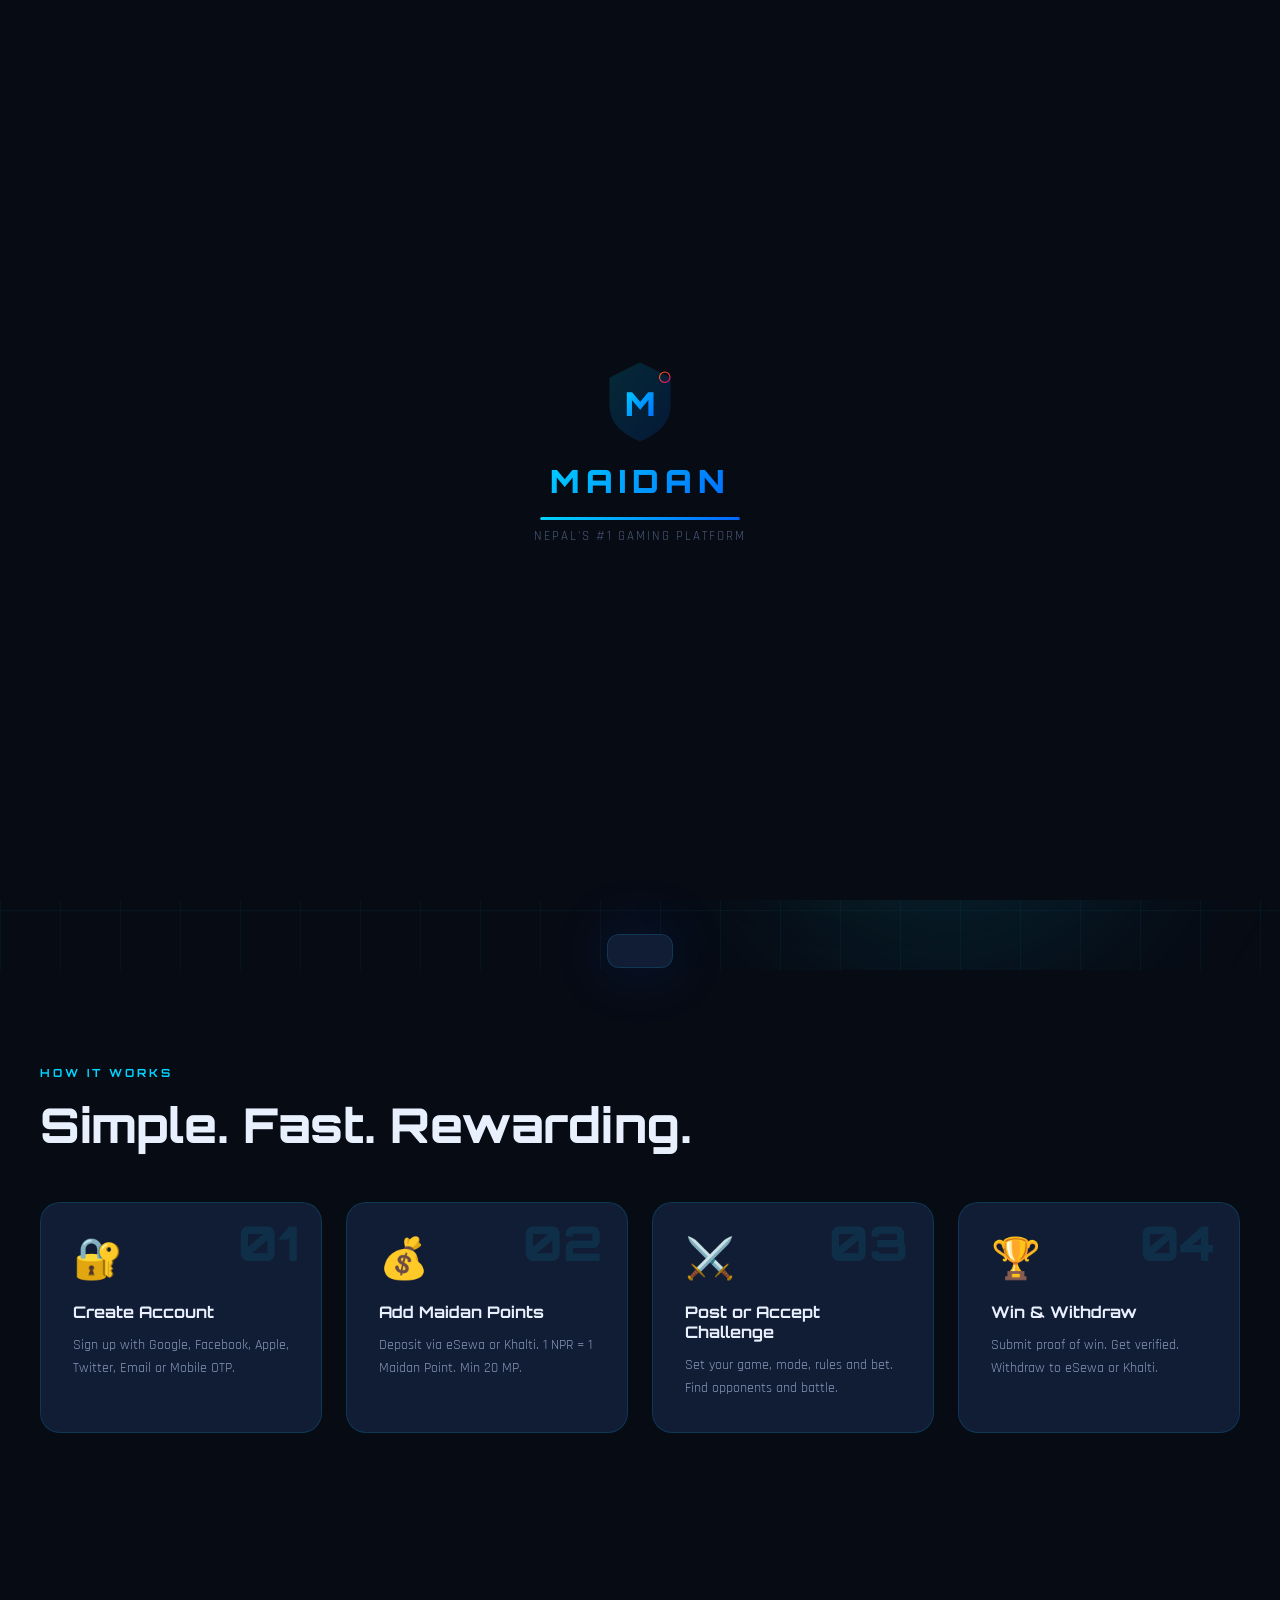
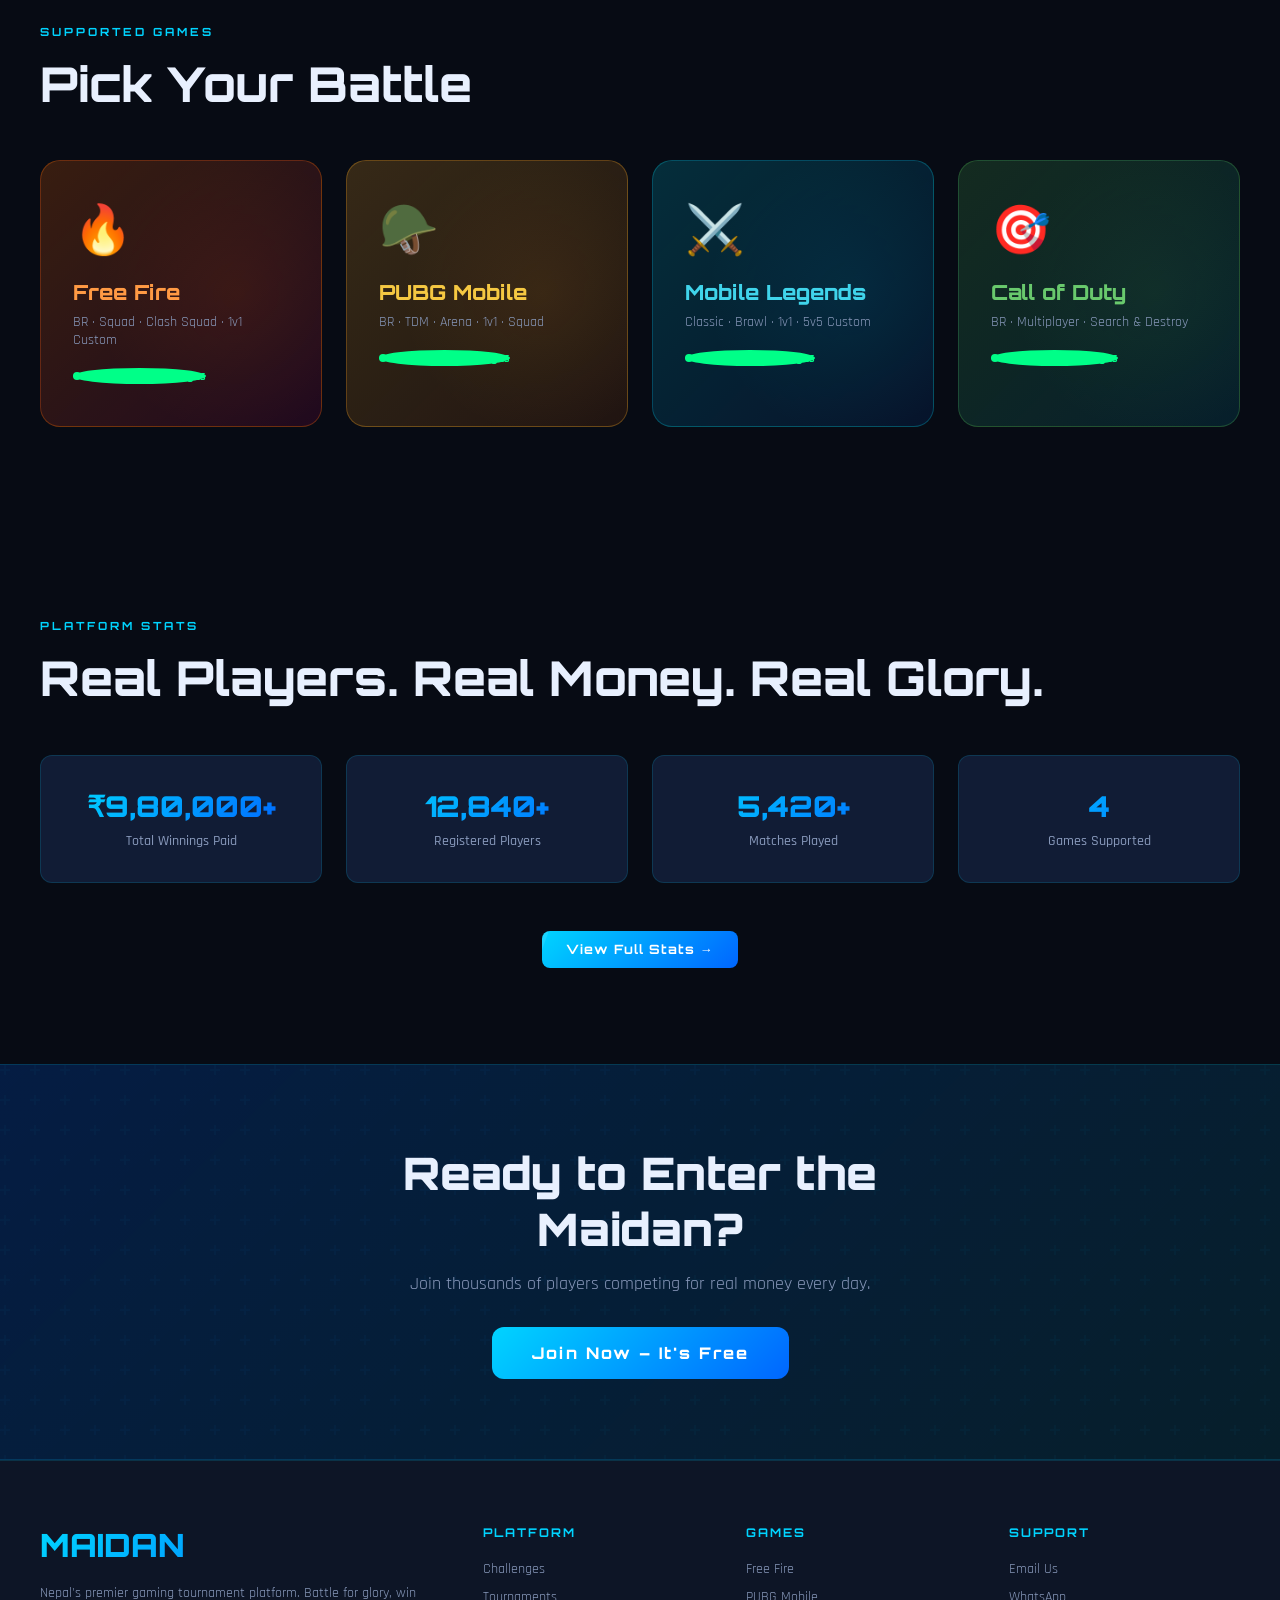
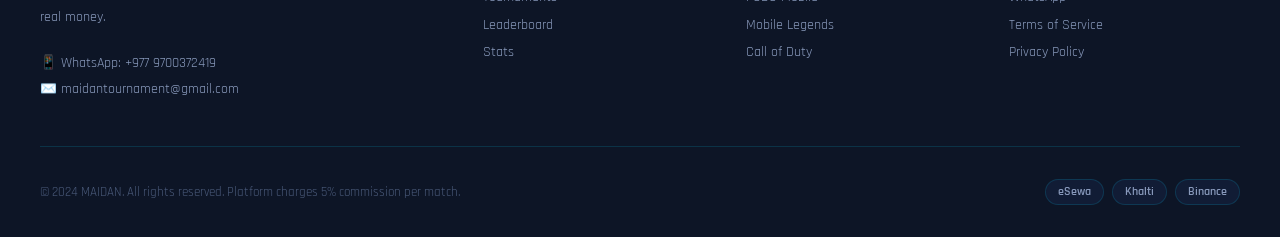
<file: index.html>
<!DOCTYPE html>
<html lang="en">
<head>
<meta charset="UTF-8"/>
<meta name="viewport" content="width=device-width, initial-scale=1.0"/>
<title>MAIDAN – Battle for Glory</title>
<link rel="preconnect" href="https://fonts.googleapis.com"/>
<link href="https://fonts.googleapis.com/css2?family=Orbitron:wght@400;600;800;900&family=Rajdhani:wght@300;400;500;600;700&display=swap" rel="stylesheet"/>
<link rel="manifest" href="manifest.json"/>
<meta name="theme-color" content="#00d4ff"/>
<meta name="apple-mobile-web-app-capable" content="yes"/>
<meta name="apple-mobile-web-app-title" content="MAIDAN"/>
<link rel="apple-touch-icon" href="icons/icon-192.png"/>
<meta name="description" content="Nepal #1 Gaming Tournament. Win real money in Free Fire, PUBG, Mobile Legends, Call of Duty."/>
<style>

/* === main.css === */
/* ============================================
   MAIDAN - Main Styles
   Dark Blue & Grey Gaming Theme
   ============================================ */

:root {
  --bg-primary: #070b14;
  --bg-secondary: #0d1526;
  --bg-card: #111c35;
  --bg-card-hover: #162240;
  --bg-glass: rgba(13,21,38,0.85);
  --accent-blue: #00d4ff;
  --accent-blue-dark: #0066ff;
  --accent-orange: #ff6b00;
  --accent-pink: #ff0080;
  --accent-green: #00ff88;
  --text-primary: #e8f0fe;
  --text-secondary: #8899bb;
  --text-muted: #4a5a7a;
  --border: rgba(0,212,255,0.15);
  --border-hover: rgba(0,212,255,0.4);
  --shadow-blue: 0 0 30px rgba(0,212,255,0.15);
  --shadow-glow: 0 0 60px rgba(0,102,255,0.2);
  --gradient-main: linear-gradient(135deg, #00d4ff, #0066ff);
  --gradient-fire: linear-gradient(135deg, #ff6b00, #ff0080);
  --gradient-hero: linear-gradient(180deg, #070b14 0%, #0d1526 100%);
  --font-display: 'Orbitron', sans-serif;
  --font-body: 'Rajdhani', sans-serif;
  --font-ui: 'Exo 2', sans-serif;
  --radius: 12px;
  --radius-lg: 20px;
  --radius-sm: 8px;
}

* { margin: 0; padding: 0; box-sizing: border-box; }

html { scroll-behavior: smooth; }

body {
  font-family: var(--font-body);
  background: var(--bg-primary);
  color: var(--text-primary);
  overflow-x: hidden;
  min-height: 100vh;
}

/* ===== SCROLLBAR ===== */
::-webkit-scrollbar { width: 6px; }
::-webkit-scrollbar-track { background: var(--bg-secondary); }
::-webkit-scrollbar-thumb { background: var(--accent-blue-dark); border-radius: 3px; }

/* ===== LOADER ===== */
.loader {
  position: fixed; inset: 0;
  background: var(--bg-primary);
  display: flex; align-items: center; justify-content: center;
  z-index: 9999;
  transition: opacity 0.5s, visibility 0.5s;
}
.loader.hidden { opacity: 0; visibility: hidden; }
.loader-logo { text-align: center; }
.loader-svg { width: 100px; height: 100px; animation: loaderPulse 1.5s ease-in-out infinite; }
.loader-text {
  font-family: var(--font-display);
  font-size: 2rem; font-weight: 900;
  background: var(--gradient-main);
  -webkit-background-clip: text; -webkit-text-fill-color: transparent;
  margin-top: 0.5rem; letter-spacing: 6px;
}
.loader-bar {
  width: 200px; height: 3px;
  background: rgba(255,255,255,0.1);
  border-radius: 2px; margin: 1rem auto 0;
  overflow: hidden;
}
.loader-fill {
  height: 100%;
  background: var(--gradient-main);
  border-radius: 2px;
  animation: loaderFill 2s ease-in-out forwards;
}

@keyframes loaderPulse { 0%,100%{transform:scale(1);} 50%{transform:scale(1.05);} }
@keyframes loaderFill { 0%{width:0%} 100%{width:100%} }

/* ===== NAVBAR ===== */
.navbar {
  position: fixed; top: 0; left: 0; right: 0;
  z-index: 100;
  background: rgba(7,11,20,0.9);
  backdrop-filter: blur(20px);
  border-bottom: 1px solid var(--border);
  transition: all 0.3s;
}
.nav-inner {
  max-width: 1400px; margin: 0 auto;
  padding: 0 2rem;
  height: 70px;
  display: flex; align-items: center; gap: 2rem;
}
.nav-logo {
  display: flex; align-items: center; gap: 0.75rem;
  text-decoration: none;
  flex-shrink: 0;
}
.logo-svg { width: 40px; height: 34px; }
.logo-wordmark {
  font-family: var(--font-display);
  font-size: 1.4rem; font-weight: 900;
  background: var(--gradient-main);
  -webkit-background-clip: text; -webkit-text-fill-color: transparent;
  letter-spacing: 3px;
}
.nav-links { display: flex; gap: 0.5rem; margin-left: auto; }
.nav-link {
  color: var(--text-secondary);
  text-decoration: none;
  font-family: var(--font-ui);
  font-size: 0.9rem; font-weight: 500;
  padding: 0.5rem 1rem;
  border-radius: var(--radius-sm);
  transition: all 0.2s;
  letter-spacing: 0.5px;
}
.nav-link:hover { color: var(--accent-blue); background: rgba(0,212,255,0.08); }
.nav-actions { display: flex; gap: 0.75rem; align-items: center; }
.nav-burger {
  display: none; flex-direction: column; gap: 5px;
  background: none; border: none; cursor: pointer; padding: 0.5rem;
}
.nav-burger span {
  display: block; width: 24px; height: 2px;
  background: var(--text-primary);
  border-radius: 2px; transition: all 0.3s;
}

/* ===== BUTTONS ===== */
.btn-primary {
  background: var(--gradient-main);
  color: #fff; border: none; cursor: pointer;
  font-family: var(--font-display);
  font-size: 0.8rem; font-weight: 700;
  padding: 0.65rem 1.5rem;
  border-radius: var(--radius-sm);
  letter-spacing: 1px;
  transition: all 0.3s;
  position: relative; overflow: hidden;
}
.btn-primary::before {
  content: '';
  position: absolute; inset: 0;
  background: rgba(255,255,255,0.1);
  transform: translateX(-100%) skewX(-20deg);
  transition: transform 0.4s;
}
.btn-primary:hover::before { transform: translateX(100%) skewX(-20deg); }
.btn-primary:hover { transform: translateY(-2px); box-shadow: 0 8px 25px rgba(0,212,255,0.4); }

.btn-outline {
  background: transparent;
  color: var(--accent-blue);
  border: 1px solid var(--accent-blue);
  cursor: pointer;
  font-family: var(--font-display);
  font-size: 0.8rem; font-weight: 600;
  padding: 0.65rem 1.5rem;
  border-radius: var(--radius-sm);
  letter-spacing: 1px;
  transition: all 0.3s;
}
.btn-outline:hover {
  background: rgba(0,212,255,0.1);
  transform: translateY(-2px);
  box-shadow: 0 4px 15px rgba(0,212,255,0.2);
}

.btn-hero {
  background: var(--gradient-main);
  color: #fff; border: none; cursor: pointer;
  font-family: var(--font-display);
  font-size: 1rem; font-weight: 800;
  padding: 1rem 2.5rem;
  border-radius: var(--radius);
  letter-spacing: 2px;
  transition: all 0.3s;
  position: relative; overflow: hidden;
}
.btn-hero:hover { transform: translateY(-3px); box-shadow: 0 15px 40px rgba(0,212,255,0.5); }
.btn-arrow { display: inline-block; transition: transform 0.2s; }
.btn-hero:hover .btn-arrow { transform: translateX(5px); }

.btn-hero-outline {
  background: transparent;
  color: var(--text-primary);
  border: 1px solid rgba(255,255,255,0.2);
  cursor: pointer;
  font-family: var(--font-display);
  font-size: 1rem; font-weight: 700;
  padding: 1rem 2.5rem;
  border-radius: var(--radius);
  letter-spacing: 2px;
  transition: all 0.3s;
}
.btn-hero-outline:hover {
  border-color: var(--accent-blue);
  color: var(--accent-blue);
  background: rgba(0,212,255,0.05);
}

.btn-form {
  width: 100%;
  background: var(--gradient-main);
  color: #fff; border: none; cursor: pointer;
  font-family: var(--font-display);
  font-size: 0.9rem; font-weight: 700;
  padding: 1rem;
  border-radius: var(--radius-sm);
  letter-spacing: 1px;
  transition: all 0.3s;
  margin-top: 0.5rem;
}
.btn-form:hover { transform: translateY(-2px); box-shadow: 0 8px 25px rgba(0,212,255,0.4); }

/* ===== PAGE SYSTEM ===== */
#app { padding-top: 70px; }
.page { display: none; min-height: calc(100vh - 70px); }
.page.active { display: block; }
.page-landing .page, .page-auth .page, .page-stats .page { display: none; }

/* ===== HERO ===== */
.hero {
  position: relative;
  min-height: 100vh;
  display: flex; align-items: center;
  overflow: hidden;
  padding: 2rem;
}
.hero-bg {
  position: absolute; inset: 0;
  overflow: hidden;
}
.hero-grid {
  position: absolute; inset: 0;
  background-image:
    linear-gradient(rgba(0,212,255,0.05) 1px, transparent 1px),
    linear-gradient(90deg, rgba(0,212,255,0.05) 1px, transparent 1px);
  background-size: 60px 60px;
  animation: gridMove 20s linear infinite;
}
@keyframes gridMove { from{transform:translate(0,0)} to{transform:translate(60px,60px)} }

.hero-glow {
  position: absolute;
  border-radius: 50%;
  filter: blur(80px);
  pointer-events: none;
}
.glow-1 { width:600px;height:600px;background:rgba(0,102,255,0.15);top:-200px;left:-100px;animation:glowPulse 4s ease-in-out infinite; }
.glow-2 { width:400px;height:400px;background:rgba(0,212,255,0.1);bottom:0;right:10%;animation:glowPulse 5s ease-in-out infinite reverse; }
.glow-3 { width:300px;height:300px;background:rgba(255,107,0,0.08);top:50%;right:20%;animation:glowPulse 3s ease-in-out infinite; }
@keyframes glowPulse { 0%,100%{opacity:1;transform:scale(1)} 50%{opacity:0.6;transform:scale(1.1)} }

.hero-content {
  position: relative; z-index: 2;
  max-width: 700px;
  padding: 4rem 0;
}
.hero-badge {
  display: inline-block;
  background: rgba(0,212,255,0.1);
  border: 1px solid rgba(0,212,255,0.3);
  color: var(--accent-blue);
  font-family: var(--font-ui);
  font-size: 0.85rem; font-weight: 600;
  padding: 0.4rem 1rem;
  border-radius: 20px;
  margin-bottom: 1.5rem;
  letter-spacing: 0.5px;
}
.hero-title {
  font-family: var(--font-display);
  font-size: clamp(3rem, 8vw, 6rem);
  font-weight: 900;
  line-height: 1;
  margin-bottom: 1.5rem;
  letter-spacing: -1px;
}
.title-line { display: block; color: var(--text-primary); }
.title-line.accent {
  background: var(--gradient-main);
  -webkit-background-clip: text;
  -webkit-text-fill-color: transparent;
  filter: drop-shadow(0 0 30px rgba(0,212,255,0.5));
}
.hero-sub {
  font-size: 1.15rem;
  color: var(--text-secondary);
  line-height: 1.7;
  margin-bottom: 2.5rem;
  max-width: 550px;
  font-weight: 400;
}
.hero-cta { display: flex; gap: 1rem; flex-wrap: wrap; margin-bottom: 3rem; }
.hero-stats { display: flex; align-items: center; gap: 0; }
.hstat { text-align: center; padding: 0 2rem; }
.hstat:first-child { padding-left: 0; }
.hstat-num {
  display: block;
  font-family: var(--font-display);
  font-size: 1.8rem; font-weight: 900;
  background: var(--gradient-main);
  -webkit-background-clip: text; -webkit-text-fill-color: transparent;
}
.hstat-lbl {
  font-size: 0.8rem;
  color: var(--text-muted);
  font-weight: 500;
  text-transform: uppercase;
  letter-spacing: 1px;
}
.hstat-divider {
  width: 1px; height: 40px;
  background: var(--border);
}

.hero-games {
  position: absolute; right: 5%; top: 50%; transform: translateY(-50%);
  display: flex; flex-direction: column; gap: 1.5rem;
  z-index: 2;
}
.game-card-float {
  display: flex; flex-direction: column; align-items: center; gap: 0.5rem;
  background: var(--bg-glass);
  backdrop-filter: blur(20px);
  border: 1px solid var(--border);
  border-radius: var(--radius);
  padding: 1rem;
  cursor: pointer;
  transition: all 0.3s;
  animation: floatCard 3s ease-in-out infinite;
  animation-delay: var(--delay);
}
.game-card-float:hover {
  border-color: var(--accent-blue);
  box-shadow: var(--shadow-blue);
  transform: translateX(-5px);
}
.game-card-float img { width: 48px; height: 48px; border-radius: 10px; object-fit: cover; }
.game-card-float span { font-size: 0.7rem; color: var(--text-secondary); font-weight: 600; text-align: center; white-space: nowrap; }
@keyframes floatCard { 0%,100%{transform:translateY(0)} 50%{transform:translateY(-6px)} }

/* ===== SECTIONS ===== */
.section { padding: 6rem 2rem; }
.section-inner { max-width: 1200px; margin: 0 auto; }
.section-tag {
  font-family: var(--font-display);
  font-size: 0.7rem; font-weight: 700;
  color: var(--accent-blue);
  letter-spacing: 3px;
  text-transform: uppercase;
  margin-bottom: 1rem;
}
.section-title {
  font-family: var(--font-display);
  font-size: clamp(1.8rem, 4vw, 3rem);
  font-weight: 800;
  margin-bottom: 3rem;
  line-height: 1.2;
}

/* ===== HOW IT WORKS ===== */
.steps-grid {
  display: grid;
  grid-template-columns: repeat(auto-fit, minmax(220px, 1fr));
  gap: 1.5rem;
}
.step-card {
  background: var(--bg-card);
  border: 1px solid var(--border);
  border-radius: var(--radius-lg);
  padding: 2rem;
  position: relative;
  overflow: hidden;
  transition: all 0.3s;
}
.step-card::before {
  content: '';
  position: absolute; top: 0; left: 0; right: 0;
  height: 2px;
  background: var(--gradient-main);
  transform: scaleX(0); transform-origin: left;
  transition: transform 0.4s;
}
.step-card:hover { border-color: var(--border-hover); transform: translateY(-5px); box-shadow: var(--shadow-blue); }
.step-card:hover::before { transform: scaleX(1); }
.step-num {
  font-family: var(--font-display);
  font-size: 3rem; font-weight: 900;
  color: rgba(0,212,255,0.1);
  position: absolute; top: 1rem; right: 1.5rem;
  line-height: 1;
}
.step-icon { font-size: 2.5rem; margin-bottom: 1rem; }
.step-card h3 {
  font-family: var(--font-display);
  font-size: 1rem; font-weight: 700;
  margin-bottom: 0.75rem;
  color: var(--text-primary);
}
.step-card p { font-size: 0.9rem; color: var(--text-secondary); line-height: 1.6; }

/* ===== GAMES GRID ===== */
.games-grid {
  display: grid;
  grid-template-columns: repeat(auto-fit, minmax(250px, 1fr));
  gap: 1.5rem;
}
.game-big-card {
  border-radius: var(--radius-lg);
  padding: 2.5rem 2rem;
  position: relative;
  overflow: hidden;
  cursor: pointer;
  transition: all 0.4s;
  border: 1px solid transparent;
}
.game-big-card:hover { transform: translateY(-8px) scale(1.02); }
.gbcard-bg {
  position: absolute; inset: 0;
  opacity: 0.08;
  transition: opacity 0.4s;
}
.game-big-card:hover .gbcard-bg { opacity: 0.15; }
.gbcard-content { position: relative; z-index: 1; }
.gbcard-icon { font-size: 3rem; margin-bottom: 1rem; display: block; }
.game-big-card h3 {
  font-family: var(--font-display);
  font-size: 1.3rem; font-weight: 800;
  margin-bottom: 0.5rem;
}
.game-big-card p { font-size: 0.85rem; color: var(--text-secondary); margin-bottom: 1rem; }
.gbcard-live {
  display: inline-flex; align-items: center; gap: 0.5rem;
  font-size: 0.8rem; font-weight: 600;
  color: var(--accent-green);
}
.dot {
  width: 8px; height: 8px;
  background: var(--accent-green);
  border-radius: 50%;
  animation: dotPulse 1.5s ease-in-out infinite;
}
@keyframes dotPulse { 0%,100%{opacity:1;transform:scale(1)} 50%{opacity:0.5;transform:scale(0.8)} }

.ff { background: linear-gradient(135deg, rgba(255,107,0,0.2), rgba(255,0,128,0.1)); border-color: rgba(255,107,0,0.3); }
.ff .gbcard-bg { background: radial-gradient(circle at 70% 50%, #ff6b00, transparent 60%); }
.ff h3 { color: #ff9a44; }

.pubg { background: linear-gradient(135deg, rgba(245,166,35,0.2), rgba(255,107,0,0.1)); border-color: rgba(245,166,35,0.3); }
.pubg .gbcard-bg { background: radial-gradient(circle at 70% 50%, #f5a623, transparent 60%); }
.pubg h3 { color: #f5c842; }

.mlbb { background: linear-gradient(135deg, rgba(0,188,212,0.2), rgba(0,102,255,0.1)); border-color: rgba(0,188,212,0.3); }
.mlbb .gbcard-bg { background: radial-gradient(circle at 70% 50%, #00bcd4, transparent 60%); }
.mlbb h3 { color: #40d4eb; }

.cod { background: linear-gradient(135deg, rgba(76,175,80,0.2), rgba(0,212,255,0.1)); border-color: rgba(76,175,80,0.3); }
.cod .gbcard-bg { background: radial-gradient(circle at 70% 50%, #4caf50, transparent 60%); }
.cod h3 { color: #69c96d; }

/* ===== STATS SECTIONS ===== */
.stats-row {
  display: grid;
  grid-template-columns: repeat(auto-fit, minmax(180px, 1fr));
  gap: 1.5rem;
  margin-bottom: 3rem;
}
.stat-box {
  background: var(--bg-card);
  border: 1px solid var(--border);
  border-radius: var(--radius);
  padding: 2rem;
  text-align: center;
  transition: all 0.3s;
}
.stat-box:hover { border-color: var(--border-hover); transform: translateY(-3px); }
.stat-val {
  font-family: var(--font-display);
  font-size: 1.8rem; font-weight: 900;
  background: var(--gradient-main);
  -webkit-background-clip: text; -webkit-text-fill-color: transparent;
  margin-bottom: 0.5rem;
}
.stat-lbl { font-size: 0.85rem; color: var(--text-secondary); font-weight: 500; }

/* ===== CTA BANNER ===== */
.cta-banner {
  background: linear-gradient(135deg, rgba(0,102,255,0.2), rgba(0,212,255,0.1));
  border-top: 1px solid var(--border);
  border-bottom: 1px solid var(--border);
  padding: 5rem 2rem;
  text-align: center;
  position: relative;
  overflow: hidden;
}
.cta-banner::before {
  content: '';
  position: absolute; inset: 0;
  background: url("data:image/svg+xml,%3Csvg width='60' height='60' viewBox='0 0 60 60' xmlns='http://www.w3.org/2000/svg'%3E%3Cg fill='none' fill-rule='evenodd'%3E%3Cg fill='%2300d4ff' fill-opacity='0.03'%3E%3Cpath d='M36 34v-4h-2v4h-4v2h4v4h2v-4h4v-2h-4zm0-30V0h-2v4h-4v2h4v4h2V6h4V4h-4zM6 34v-4H4v4H0v2h4v4h2v-4h4v-2H6zM6 4V0H4v4H0v2h4v4h2V6h4V4H6z'/%3E%3C/g%3E%3C/g%3E%3C/svg%3E");
}
.cta-inner { position: relative; max-width: 600px; margin: 0 auto; }
.cta-inner h2 {
  font-family: var(--font-display);
  font-size: clamp(1.8rem, 4vw, 2.8rem);
  font-weight: 900;
  margin-bottom: 1rem;
}
.cta-inner p { color: var(--text-secondary); font-size: 1.1rem; margin-bottom: 2rem; }

/* ===== FOOTER ===== */
.footer {
  background: var(--bg-secondary);
  border-top: 1px solid var(--border);
  padding: 4rem 2rem 2rem;
}
.footer-inner {
  max-width: 1200px; margin: 0 auto;
  display: grid; grid-template-columns: 1fr 2fr;
  gap: 4rem; padding-bottom: 3rem;
  border-bottom: 1px solid var(--border);
}
.footer-logo {
  font-family: var(--font-display);
  font-size: 2rem; font-weight: 900;
  background: var(--gradient-main);
  -webkit-background-clip: text; -webkit-text-fill-color: transparent;
  margin-bottom: 1rem;
}
.footer-brand p { color: var(--text-secondary); font-size: 0.9rem; line-height: 1.7; margin-bottom: 1.5rem; }
.footer-contact { display: flex; flex-direction: column; gap: 0.5rem; }
.footer-contact a {
  color: var(--text-secondary); text-decoration: none;
  font-size: 0.85rem; transition: color 0.2s;
}
.footer-contact a:hover { color: var(--accent-blue); }
.footer-links { display: grid; grid-template-columns: repeat(3, 1fr); gap: 2rem; }
.footer-col h4 {
  font-family: var(--font-display);
  font-size: 0.75rem; font-weight: 700;
  color: var(--accent-blue);
  letter-spacing: 2px; text-transform: uppercase;
  margin-bottom: 1rem;
}
.footer-col a {
  display: block; color: var(--text-secondary);
  text-decoration: none; font-size: 0.9rem;
  padding: 0.3rem 0; transition: color 0.2s;
}
.footer-col a:hover { color: var(--text-primary); }
.footer-bottom {
  max-width: 1200px; margin: 0 auto;
  padding-top: 2rem;
  display: flex; align-items: center; justify-content: space-between;
  flex-wrap: wrap; gap: 1rem;
}
.footer-bottom p { color: var(--text-muted); font-size: 0.8rem; }
.footer-payments { display: flex; gap: 0.5rem; }
.pay-badge {
  background: var(--bg-card);
  border: 1px solid var(--border);
  color: var(--text-secondary);
  font-size: 0.75rem; font-weight: 600;
  padding: 0.3rem 0.75rem;
  border-radius: 20px;
}

/* ===== PUBLIC PAGES ===== */
.public-page-inner {
  max-width: 1100px; margin: 0 auto;
  padding: 3rem 2rem;
}
.back-btn {
  background: none; border: none; cursor: pointer;
  color: var(--accent-blue); font-size: 1rem;
  padding: 0.5rem 0; margin-bottom: 2rem;
  display: block;
  transition: gap 0.2s;
}
.back-btn:hover { gap: 0.75rem; }
.page-title {
  font-family: var(--font-display);
  font-size: 2.5rem; font-weight: 900;
  margin-bottom: 2rem;
  background: var(--gradient-main);
  -webkit-background-clip: text; -webkit-text-fill-color: transparent;
}
.stats-hero-grid {
  display: grid; grid-template-columns: repeat(auto-fit, minmax(180px, 1fr));
  gap: 1.5rem; margin-bottom: 3rem;
}
.shg-card {
  background: var(--bg-card); border: 1px solid var(--border);
  border-radius: var(--radius-lg); padding: 2rem; text-align: center;
  transition: all 0.3s;
}
.shg-card:hover { border-color: var(--border-hover); transform: translateY(-3px); }
.shg-num {
  font-family: var(--font-display);
  font-size: 2.2rem; font-weight: 900;
  background: var(--gradient-main);
  -webkit-background-clip: text; -webkit-text-fill-color: transparent;
  margin-bottom: 0.5rem;
}
.shg-lbl { color: var(--text-secondary); font-size: 0.85rem; }
.public-leaderboard { display: flex; flex-direction: column; gap: 0.75rem; }
.stats-cta { text-align: center; padding: 3rem 0; }
.stats-cta p { color: var(--text-secondary); margin-bottom: 1.5rem; font-size: 1.1rem; }

/* ===== TOAST ===== */
.toast {
  position: fixed; bottom: 2rem; left: 50%;
  transform: translateX(-50%) translateY(100px);
  background: var(--bg-card);
  border: 1px solid var(--border);
  color: var(--text-primary);
  padding: 1rem 2rem;
  border-radius: var(--radius);
  font-family: var(--font-ui);
  font-size: 0.9rem;
  z-index: 9999;
  transition: transform 0.4s cubic-bezier(0.175, 0.885, 0.32, 1.275);
  backdrop-filter: blur(20px);
  max-width: 400px;
  text-align: center;
  box-shadow: var(--shadow-glow);
}
.toast.show { transform: translateX(-50%) translateY(0); }
.toast.success { border-color: var(--accent-green); }
.toast.error { border-color: #ff4444; }
.toast.info { border-color: var(--accent-blue); }

/* ===== FORMS ===== */
.form-group { margin-bottom: 1.25rem; }
.form-group label {
  display: block;
  font-size: 0.8rem; font-weight: 600;
  color: var(--text-secondary);
  text-transform: uppercase; letter-spacing: 0.5px;
  margin-bottom: 0.5rem;
  font-family: var(--font-ui);
}
.form-input {
  width: 100%;
  background: rgba(255,255,255,0.03);
  border: 1px solid var(--border);
  border-radius: var(--radius-sm);
  color: var(--text-primary);
  font-family: var(--font-body);
  font-size: 0.95rem;
  padding: 0.75rem 1rem;
  transition: all 0.3s;
  outline: none;
}
.form-input:focus {
  border-color: var(--accent-blue);
  background: rgba(0,212,255,0.05);
  box-shadow: 0 0 0 3px rgba(0,212,255,0.1);
}
.form-input::placeholder { color: var(--text-muted); }
select.form-input { cursor: pointer; }
textarea.form-input { resize: vertical; min-height: 100px; }

.input-with-action { position: relative; }
.input-with-action .form-input { padding-right: 3rem; }
.input-action {
  position: absolute; right: 0.75rem; top: 50%;
  transform: translateY(-50%);
  background: none; border: none; cursor: pointer;
  color: var(--text-muted); font-size: 1rem;
  transition: color 0.2s;
}
.input-action:hover { color: var(--accent-blue); }

.phone-input { display: flex; gap: 0.5rem; }
.country-code {
  background: rgba(255,255,255,0.03);
  border: 1px solid var(--border);
  border-radius: var(--radius-sm);
  color: var(--text-primary);
  font-size: 0.85rem;
  padding: 0.75rem 0.5rem;
  min-width: 100px;
  outline: none;
  cursor: pointer;
}
.country-code:focus { border-color: var(--accent-blue); }
.phone-input .form-input { flex: 1; }

.checkbox-label {
  display: flex; align-items: center; gap: 0.75rem;
  font-size: 0.85rem; color: var(--text-secondary);
  cursor: pointer;
}
.checkbox-label input[type="checkbox"] {
  accent-color: var(--accent-blue);
  width: 16px; height: 16px; cursor: pointer;
}
.form-row-between {
  display: flex; align-items: center;
  justify-content: space-between;
  margin-bottom: 1.25rem;
}
.link-blue { color: var(--accent-blue); text-decoration: none; font-weight: 600; }
.link-blue:hover { text-decoration: underline; }

.file-upload {
  border: 2px dashed var(--border);
  border-radius: var(--radius);
  padding: 2rem;
  text-align: center;
  cursor: pointer;
  transition: all 0.3s;
  color: var(--text-secondary);
  font-size: 0.9rem;
}
.file-upload:hover { border-color: var(--accent-blue); background: rgba(0,212,255,0.05); }

/* ===== MODALS ===== */
.modal-overlay {
  position: fixed; inset: 0;
  background: rgba(0,0,0,0.8);
  backdrop-filter: blur(10px);
  z-index: 500;
  display: none; align-items: center; justify-content: center;
  padding: 1rem;
}
.modal-overlay.open { display: flex; }
.modal-box {
  background: var(--bg-card);
  border: 1px solid var(--border);
  border-radius: var(--radius-lg);
  width: 100%; max-width: 550px;
  max-height: 90vh; overflow-y: auto;
  animation: modalIn 0.3s cubic-bezier(0.34, 1.56, 0.64, 1);
}
@keyframes modalIn {
  from { opacity: 0; transform: scale(0.9) translateY(20px); }
  to { opacity: 1; transform: scale(1) translateY(0); }
}
.modal-header {
  display: flex; align-items: center; justify-content: space-between;
  padding: 1.5rem 1.5rem 0;
}
.modal-header h3 {
  font-family: var(--font-display);
  font-size: 1.2rem; font-weight: 800;
}
.modal-close {
  background: none; border: none; cursor: pointer;
  color: var(--text-muted); font-size: 1.2rem;
  transition: color 0.2s;
}
.modal-close:hover { color: var(--text-primary); }
.modal-body { padding: 1.5rem; }

.commission-note {
  background: rgba(0,212,255,0.05);
  border: 1px solid rgba(0,212,255,0.2);
  border-radius: var(--radius-sm);
  padding: 1rem;
  font-size: 0.85rem;
  color: var(--accent-blue);
  margin-bottom: 1rem;
  line-height: 1.5;
}
.commission-note small { color: var(--text-secondary); }
.amount-preview {
  font-size: 0.8rem; color: var(--accent-green);
  margin-top: 0.4rem; font-weight: 600;
}

/* ===== RESPONSIVE ===== */
@media (max-width: 768px) {
  .nav-links, .nav-actions { display: none; }
  .nav-burger { display: flex; }
  .hero-games { display: none; }
  .hero-content { max-width: 100%; }
  .footer-inner { grid-template-columns: 1fr; }
  .footer-links { grid-template-columns: repeat(2, 1fr); }
  .steps-grid { grid-template-columns: 1fr; }
  .games-grid { grid-template-columns: 1fr 1fr; }
}

@media (max-width: 480px) {
  .games-grid { grid-template-columns: 1fr; }
  .hero-cta { flex-direction: column; }
  .hero-stats { flex-wrap: wrap; }
}

/* === animations.css === */
/* ============================================
   MAIDAN - Animations
   ============================================ */

/* Fade in up */
@keyframes fadeInUp {
  from { opacity: 0; transform: translateY(30px); }
  to { opacity: 1; transform: translateY(0); }
}
@keyframes fadeIn {
  from { opacity: 0; }
  to { opacity: 1; }
}
@keyframes slideInLeft {
  from { opacity: 0; transform: translateX(-30px); }
  to { opacity: 1; transform: translateX(0); }
}
@keyframes slideInRight {
  from { opacity: 0; transform: translateX(30px); }
  to { opacity: 1; transform: translateX(0); }
}
@keyframes scaleIn {
  from { opacity: 0; transform: scale(0.9); }
  to { opacity: 1; transform: scale(1); }
}
@keyframes shimmer {
  from { background-position: -200% center; }
  to { background-position: 200% center; }
}
@keyframes pulse-ring {
  0% { transform: scale(1); opacity: 1; }
  100% { transform: scale(2); opacity: 0; }
}
@keyframes scanLine {
  0% { top: 0; }
  100% { top: 100%; }
}
@keyframes typeWriter {
  from { width: 0; }
  to { width: 100%; }
}
@keyframes glitch {
  0%, 100% { transform: translate(0); }
  10% { transform: translate(-3px, 1px); }
  20% { transform: translate(3px, -1px); }
  30% { transform: translate(-1px, 2px); }
  40% { transform: translate(1px, -2px); }
  50% { transform: translate(0); }
}
@keyframes borderFlow {
  0% { border-color: var(--accent-blue); box-shadow: 0 0 10px rgba(0,212,255,0.3); }
  50% { border-color: var(--accent-orange); box-shadow: 0 0 10px rgba(255,107,0,0.3); }
  100% { border-color: var(--accent-blue); box-shadow: 0 0 10px rgba(0,212,255,0.3); }
}

/* Stagger animations for cards */
.step-card:nth-child(1) { animation: fadeInUp 0.6s ease 0.1s both; }
.step-card:nth-child(2) { animation: fadeInUp 0.6s ease 0.2s both; }
.step-card:nth-child(3) { animation: fadeInUp 0.6s ease 0.3s both; }
.step-card:nth-child(4) { animation: fadeInUp 0.6s ease 0.4s both; }
.game-big-card:nth-child(1) { animation: fadeInUp 0.6s ease 0.1s both; }
.game-big-card:nth-child(2) { animation: fadeInUp 0.6s ease 0.2s both; }
.game-big-card:nth-child(3) { animation: fadeInUp 0.6s ease 0.3s both; }
.game-big-card:nth-child(4) { animation: fadeInUp 0.6s ease 0.4s both; }

/* Hero animations */
.hero-badge { animation: fadeInUp 0.5s ease 0.1s both; }
.hero-title { animation: fadeInUp 0.6s ease 0.2s both; }
.hero-sub { animation: fadeInUp 0.6s ease 0.3s both; }
.hero-cta { animation: fadeInUp 0.6s ease 0.4s both; }
.hero-stats { animation: fadeInUp 0.6s ease 0.5s both; }

/* Auth card */
.auth-card { animation: scaleIn 0.4s ease both; }
.auth-left-content { animation: slideInLeft 0.5s ease 0.1s both; }

/* Challenge cards */
.challenge-card { animation: fadeInUp 0.4s ease both; }

/* Pulse effect on active dot */
.gbcard-live .dot::after {
  content: '';
  position: absolute;
  inset: 0; border-radius: 50%;
  background: var(--accent-green);
  animation: pulse-ring 1.5s ease-out infinite;
}
.gbcard-live { position: relative; }

/* Neon text shimmer */
.neon-shimmer {
  background: linear-gradient(
    90deg,
    var(--accent-blue) 0%,
    #fff 30%,
    var(--accent-blue) 60%,
    var(--accent-orange) 80%,
    var(--accent-blue) 100%
  );
  background-size: 200% auto;
  -webkit-background-clip: text;
  -webkit-text-fill-color: transparent;
  animation: shimmer 3s linear infinite;
}

/* Particle styles */
.particles {
  position: absolute; inset: 0;
  overflow: hidden; pointer-events: none;
}
.particle {
  position: absolute;
  width: 2px; height: 2px;
  background: var(--accent-blue);
  border-radius: 50%;
  opacity: 0;
  animation: particleFloat linear infinite;
}
@keyframes particleFloat {
  0% { transform: translateY(100vh) translateX(0); opacity: 0; }
  10% { opacity: 0.8; }
  90% { opacity: 0.3; }
  100% { transform: translateY(-100px) translateX(var(--drift, 20px)); opacity: 0; }
}

/* Scan line effect on cards */
.scan-card {
  position: relative; overflow: hidden;
}
.scan-card::after {
  content: '';
  position: absolute; left: 0; right: 0;
  height: 2px;
  background: linear-gradient(90deg, transparent, var(--accent-blue), transparent);
  opacity: 0;
  animation: scanLine 3s ease-in-out infinite;
  top: 0;
}
.scan-card:hover::after { opacity: 0.5; }

/* Mobile nav slide */
.nav-links.mobile-open {
  display: flex !important;
  flex-direction: column;
  position: absolute;
  top: 70px; left: 0; right: 0;
  background: var(--bg-secondary);
  border-bottom: 1px solid var(--border);
  padding: 1rem;
  z-index: 99;
  animation: slideInLeft 0.3s ease;
}

/* Loading spinner */
.spinner {
  width: 20px; height: 20px;
  border: 2px solid rgba(255,255,255,0.2);
  border-top-color: var(--accent-blue);
  border-radius: 50%;
  animation: spin 0.8s linear infinite;
  display: inline-block;
}
@keyframes spin { to { transform: rotate(360deg); } }

/* Progress bar */
.progress-bar {
  height: 4px;
  background: rgba(255,255,255,0.1);
  border-radius: 2px;
  overflow: hidden;
  margin: 0.5rem 0;
}
.progress-fill {
  height: 100%;
  background: var(--gradient-main);
  border-radius: 2px;
  transition: width 0.5s ease;
}

/* Section reveal on scroll */
.reveal {
  opacity: 0;
  transform: translateY(40px);
  transition: opacity 0.6s ease, transform 0.6s ease;
}
.reveal.revealed {
  opacity: 1;
  transform: translateY(0);
}

/* Glowing borders on hover */
.glow-hover {
  transition: box-shadow 0.3s;
}
.glow-hover:hover {
  box-shadow: 0 0 20px rgba(0,212,255,0.3), 0 0 40px rgba(0,102,255,0.1);
}

/* Number counter animation */
.counting {
  transition: all 0.1s;
}

/* === auth.css === */
/* ============================================
   MAIDAN - Auth Styles
   ============================================ */

/* ===== AUTH ===== */
.auth-wrapper {
  min-height: calc(100vh - 70px);
  display: grid; grid-template-columns: 1fr 1fr;
}
.auth-left {
  position: relative; overflow: hidden;
  background: linear-gradient(180deg, rgba(0,102,255,0.15), rgba(0,0,0,0));
  display: flex; align-items: center; justify-content: center;
}
.auth-left-bg {
  position: absolute; inset: 0;
  background:
    radial-gradient(ellipse at 30% 40%, rgba(0,102,255,0.2), transparent 60%),
    radial-gradient(ellipse at 70% 70%, rgba(0,212,255,0.1), transparent 50%);
}
.auth-left-content {
  position: relative; z-index: 1;
  padding: 3rem; max-width: 450px;
}
.auth-logo {
  display: flex; align-items: center; gap: 1rem;
  margin-bottom: 3rem; cursor: pointer;
}
.auth-logo-m {
  width: 50px; height: 50px;
  background: var(--gradient-main);
  border-radius: 12px;
  display: flex; align-items: center; justify-content: center;
  font-family: var(--font-display);
  font-size: 1.5rem; font-weight: 900;
  color: #fff;
}
.auth-logo span:last-child {
  font-family: var(--font-display);
  font-size: 1.5rem; font-weight: 900;
  background: var(--gradient-main);
  -webkit-background-clip: text; -webkit-text-fill-color: transparent;
  letter-spacing: 3px;
}
.auth-left-content h2 {
  font-family: var(--font-display);
  font-size: 2rem; font-weight: 800;
  margin-bottom: 1rem; line-height: 1.2;
}
.auth-left-content p {
  color: var(--text-secondary);
  font-size: 1rem; line-height: 1.7;
  margin-bottom: 2rem;
}
.auth-games-mini {
  display: flex; gap: 1.5rem; font-size: 2rem;
}

.auth-right {
  background: var(--bg-secondary);
  display: flex; align-items: center; justify-content: center;
  padding: 2rem;
}
.auth-card {
  width: 100%; max-width: 480px;
  background: var(--bg-card);
  border: 1px solid var(--border);
  border-radius: var(--radius-lg);
  padding: 2.5rem;
}

/* Auth Tabs */
.auth-tabs {
  display: flex; gap: 0;
  background: rgba(255,255,255,0.03);
  border-radius: var(--radius-sm);
  padding: 4px;
  margin-bottom: 2rem;
}
.auth-tab {
  flex: 1;
  background: none; border: none; cursor: pointer;
  color: var(--text-secondary);
  font-family: var(--font-display);
  font-size: 0.8rem; font-weight: 700;
  padding: 0.6rem; border-radius: 6px;
  letter-spacing: 1px;
  transition: all 0.2s;
}
.auth-tab.active {
  background: var(--gradient-main);
  color: #fff;
  box-shadow: 0 2px 10px rgba(0,212,255,0.3);
}

.auth-form { display: none; }
.auth-form.active { display: block; }
.auth-form h3 {
  font-family: var(--font-display);
  font-size: 1.3rem; font-weight: 800;
  margin-bottom: 0.3rem;
}
.auth-sub { color: var(--text-secondary); font-size: 0.9rem; margin-bottom: 1.5rem; }

/* Social Login */
.social-grid {
  display: grid; grid-template-columns: 1fr 1fr;
  gap: 0.75rem; margin-bottom: 1.5rem;
}
.social-btn {
  display: flex; align-items: center; justify-content: center; gap: 0.5rem;
  background: rgba(255,255,255,0.03);
  border: 1px solid var(--border);
  border-radius: var(--radius-sm);
  color: var(--text-primary);
  font-family: var(--font-ui);
  font-size: 0.85rem; font-weight: 600;
  padding: 0.7rem;
  cursor: pointer;
  transition: all 0.2s;
}
.social-btn:hover {
  border-color: var(--border-hover);
  background: rgba(255,255,255,0.06);
  transform: translateY(-1px);
}
.social-btn svg { flex-shrink: 0; }

.auth-divider {
  display: flex; align-items: center; gap: 1rem;
  margin: 1.5rem 0;
}
.auth-divider::before, .auth-divider::after {
  content: ''; flex: 1;
  height: 1px; background: var(--border);
}
.auth-divider span {
  font-size: 0.8rem; color: var(--text-muted);
  white-space: nowrap;
}

/* OTP Login Method Toggle */
.otp-toggle-row {
  display: flex; gap: 0;
  background: rgba(255,255,255,0.03);
  border-radius: var(--radius-sm);
  padding: 3px;
  margin-bottom: 1.25rem;
}
.otp-toggle-btn {
  flex: 1; background: none; border: none; cursor: pointer;
  color: var(--text-secondary);
  font-family: var(--font-ui);
  font-size: 0.85rem; font-weight: 600;
  padding: 0.5rem;
  border-radius: 5px;
  transition: all 0.2s;
}
.otp-toggle-btn.active {
  background: rgba(0,212,255,0.15);
  color: var(--accent-blue);
  border: 1px solid rgba(0,212,255,0.3);
}

/* OTP Boxes */
.otp-inputs {
  display: flex; gap: 0.5rem; justify-content: center;
}
.otp-box {
  width: 44px; height: 52px;
  background: rgba(255,255,255,0.03);
  border: 1px solid var(--border);
  border-radius: var(--radius-sm);
  color: var(--text-primary);
  font-family: var(--font-display);
  font-size: 1.5rem; font-weight: 700;
  text-align: center; outline: none;
  transition: all 0.2s;
}
.otp-box:focus {
  border-color: var(--accent-blue);
  background: rgba(0,212,255,0.05);
  box-shadow: 0 0 0 3px rgba(0,212,255,0.1);
}
.otp-resend {
  text-align: center; font-size: 0.8rem;
  color: var(--text-muted); margin-top: 1rem;
}

@media (max-width: 768px) {
  .auth-wrapper { grid-template-columns: 1fr; }
  .auth-left { display: none; }
  .auth-right { padding: 1rem; min-height: calc(100vh - 70px); }
  .auth-card { padding: 1.5rem; }
}

/* === dashboard.css === */
/* ============================================
   MAIDAN - Dashboard Styles
   ============================================ */

/* ===== DASHBOARD LAYOUT ===== */
.dash-layout {
  display: flex;
  min-height: calc(100vh - 70px);
}

/* ===== SIDEBAR ===== */
.sidebar {
  width: 260px; flex-shrink: 0;
  background: var(--bg-secondary);
  border-right: 1px solid var(--border);
  display: flex; flex-direction: column;
  position: fixed; top: 70px; left: 0;
  height: calc(100vh - 70px);
  overflow-y: auto;
  transition: transform 0.3s ease;
  z-index: 50;
}
.sidebar.hidden { transform: translateX(-100%); }
.sidebar-logo {
  display: flex; align-items: center; gap: 0.75rem;
  padding: 1.5rem;
  border-bottom: 1px solid var(--border);
  flex-shrink: 0;
}
.sidebar-logo-m {
  width: 36px; height: 36px;
  background: var(--gradient-main);
  border-radius: 8px;
  display: flex; align-items: center; justify-content: center;
  font-family: var(--font-display);
  font-size: 1.1rem; font-weight: 900;
  color: #fff;
  flex-shrink: 0;
}
.sidebar-logo span:last-child {
  font-family: var(--font-display);
  font-size: 1rem; font-weight: 900;
  background: var(--gradient-main);
  -webkit-background-clip: text; -webkit-text-fill-color: transparent;
  letter-spacing: 2px;
}
.sidebar-nav {
  padding: 1rem 0;
  flex: 1;
  overflow-y: auto;
}
.snav-item {
  display: flex; align-items: center; gap: 0.75rem;
  padding: 0.8rem 1.5rem;
  color: var(--text-secondary);
  text-decoration: none;
  font-family: var(--font-ui);
  font-size: 0.9rem; font-weight: 500;
  transition: all 0.2s;
  position: relative;
  cursor: pointer;
}
.snav-item::before {
  content: '';
  position: absolute; left: 0; top: 0; bottom: 0;
  width: 3px; background: var(--gradient-main);
  border-radius: 0 3px 3px 0;
  transform: scaleY(0); transition: transform 0.2s;
}
.snav-item:hover, .snav-item.active {
  color: var(--text-primary);
  background: rgba(0,212,255,0.05);
}
.snav-item.active::before, .snav-item:hover::before { transform: scaleY(1); }
.snav-icon { font-size: 1.1rem; width: 24px; flex-shrink: 0; }

.sidebar-user {
  padding: 1rem 1.5rem;
  border-top: 1px solid var(--border);
  display: flex; align-items: center; gap: 0.75rem;
  flex-shrink: 0;
}
.su-avatar {
  width: 38px; height: 38px;
  background: var(--bg-card);
  border: 1px solid var(--border);
  border-radius: 50%;
  display: flex; align-items: center; justify-content: center;
  font-size: 1.2rem; flex-shrink: 0;
  overflow: hidden;
}
.su-avatar img { width: 100%; height: 100%; object-fit: cover; }
.su-info { flex: 1; overflow: hidden; }
.su-name {
  font-size: 0.85rem; font-weight: 700;
  color: var(--text-primary);
  white-space: nowrap; overflow: hidden; text-overflow: ellipsis;
}
.su-id { font-size: 0.7rem; color: var(--text-muted); }
.sidebar-user button {
  background: none; border: none; cursor: pointer;
  color: var(--text-muted); font-size: 1rem;
  flex-shrink: 0; transition: color 0.2s;
}
.sidebar-user button:hover { color: #ff4444; }

/* ===== DASH MAIN ===== */
.dash-main {
  flex: 1;
  margin-left: 260px;
  min-height: calc(100vh - 70px);
  transition: margin 0.3s;
}
.dash-main.full-width { margin-left: 0; }

/* ===== TOPBAR ===== */
.dash-topbar {
  position: sticky; top: 70px; z-index: 40;
  background: rgba(7,11,20,0.95);
  backdrop-filter: blur(20px);
  border-bottom: 1px solid var(--border);
  padding: 0 1.5rem;
  height: 60px;
  display: flex; align-items: center; gap: 1rem;
}
.sidebar-toggle {
  background: none; border: none; cursor: pointer;
  color: var(--text-secondary); font-size: 1.3rem;
  padding: 0.25rem; transition: color 0.2s;
  display: none;
}
.sidebar-toggle:hover { color: var(--accent-blue); }
.topbar-title {
  font-family: var(--font-display);
  font-size: 0.9rem; font-weight: 700;
  color: var(--text-secondary);
  letter-spacing: 1px;
  text-transform: uppercase;
}
.topbar-right {
  margin-left: auto;
  display: flex; align-items: center; gap: 1rem;
}
.wallet-badge {
  display: flex; align-items: center; gap: 0.5rem;
  background: rgba(0,212,255,0.08);
  border: 1px solid rgba(0,212,255,0.2);
  border-radius: 20px;
  padding: 0.4rem 1rem;
  cursor: pointer;
  transition: all 0.2s;
}
.wallet-badge:hover { background: rgba(0,212,255,0.15); }
.wallet-badge span:last-child {
  font-family: var(--font-display);
  font-size: 0.8rem; font-weight: 700;
  color: var(--accent-blue);
}
.notif-btn {
  position: relative;
  background: none; border: none; cursor: pointer;
  font-size: 1.2rem; padding: 0.3rem;
}
.notif-dot {
  position: absolute; top: 2px; right: 2px;
  width: 8px; height: 8px;
  background: var(--accent-orange);
  border-radius: 50%;
  animation: dotPulse 1.5s ease-in-out infinite;
}

/* ===== DASHBOARD SECTIONS ===== */
.dsection { display: none; padding: 2rem; }
.dsection.active { display: block; }
.dsec-title {
  font-family: var(--font-display);
  font-size: 1.5rem; font-weight: 800;
  margin-bottom: 0.5rem;
}
.dsec-desc { color: var(--text-secondary); font-size: 0.9rem; margin-bottom: 2rem; }
.dsec-subtitle {
  font-family: var(--font-display);
  font-size: 1rem; font-weight: 700;
  color: var(--text-secondary);
  margin: 2rem 0 1rem;
  letter-spacing: 1px;
  text-transform: uppercase;
  font-size: 0.85rem;
}

/* Welcome Banner */
.welcome-banner {
  background: linear-gradient(135deg, rgba(0,102,255,0.2), rgba(0,212,255,0.05));
  border: 1px solid var(--border);
  border-radius: var(--radius-lg);
  padding: 2rem;
  display: flex; align-items: center; justify-content: space-between;
  margin-bottom: 2rem;
  flex-wrap: wrap; gap: 1rem;
}
.wb-left h2 {
  font-family: var(--font-display);
  font-size: 1.3rem; font-weight: 800; margin-bottom: 0.5rem;
}
.wb-left p { color: var(--text-secondary); font-size: 0.9rem; }
.wb-left strong { color: var(--accent-blue); }

/* Quick Stats */
.home-quick-stats {
  display: grid; grid-template-columns: repeat(auto-fit, minmax(140px, 1fr));
  gap: 1rem; margin-bottom: 2rem;
}
.qs-card {
  background: var(--bg-card);
  border: 1px solid var(--border);
  border-radius: var(--radius);
  padding: 1.5rem;
  text-align: center;
  transition: all 0.3s;
}
.qs-card:hover { border-color: var(--border-hover); transform: translateY(-2px); }
.qs-val {
  font-family: var(--font-display);
  font-size: 1.8rem; font-weight: 900;
  background: var(--gradient-main);
  -webkit-background-clip: text; -webkit-text-fill-color: transparent;
  display: block; margin-bottom: 0.25rem;
}
.qs-lbl { font-size: 0.75rem; color: var(--text-muted); text-transform: uppercase; letter-spacing: 0.5px; }

/* Challenge Cards */
.challenges-list, .challenges-grid {
  display: flex; flex-direction: column; gap: 1rem;
}
.challenges-header {
  display: flex; align-items: center; justify-content: space-between;
  margin-bottom: 1.5rem; flex-wrap: wrap; gap: 1rem;
}
.challenge-filters {
  display: flex; gap: 0.75rem; flex-wrap: wrap;
  margin-bottom: 1.5rem;
}
.filter-select, .filter-input {
  background: var(--bg-card);
  border: 1px solid var(--border);
  border-radius: var(--radius-sm);
  color: var(--text-primary);
  font-family: var(--font-body);
  font-size: 0.85rem; padding: 0.6rem 1rem;
  outline: none; cursor: pointer;
  transition: border-color 0.2s;
}
.filter-select:focus, .filter-input:focus { border-color: var(--accent-blue); }
.filter-input { min-width: 180px; }

.challenge-card {
  background: var(--bg-card);
  border: 1px solid var(--border);
  border-radius: var(--radius);
  padding: 1.25rem;
  display: flex; align-items: center; gap: 1.25rem;
  transition: all 0.3s;
  position: relative; overflow: hidden;
}
.challenge-card::before {
  content: '';
  position: absolute; left: 0; top: 0; bottom: 0; width: 3px;
  transition: all 0.3s;
}
.challenge-card.ff::before { background: linear-gradient(#ff6b00, #ff0080); }
.challenge-card.pubg::before { background: linear-gradient(#f5a623, #ff6b00); }
.challenge-card.mlbb::before { background: linear-gradient(#00bcd4, #0066ff); }
.challenge-card.cod::before { background: linear-gradient(#4caf50, #00d4ff); }
.challenge-card:hover { border-color: var(--border-hover); transform: translateX(3px); box-shadow: var(--shadow-blue); }

.cc-game-icon { font-size: 2rem; flex-shrink: 0; }
.cc-info { flex: 1; min-width: 0; }
.cc-title {
  font-weight: 700; font-size: 0.95rem;
  white-space: nowrap; overflow: hidden; text-overflow: ellipsis;
  margin-bottom: 0.25rem;
}
.cc-meta {
  display: flex; gap: 0.75rem; flex-wrap: wrap;
  font-size: 0.78rem; color: var(--text-muted);
}
.cc-badge {
  background: rgba(0,212,255,0.1);
  border: 1px solid rgba(0,212,255,0.2);
  color: var(--accent-blue);
  border-radius: 20px; padding: 0.15rem 0.6rem;
  font-size: 0.72rem; font-weight: 600;
}
.cc-amount {
  text-align: right; flex-shrink: 0;
}
.cc-prize {
  font-family: var(--font-display);
  font-size: 1.1rem; font-weight: 900;
  color: var(--accent-green);
  display: block;
}
.cc-mp { font-size: 0.7rem; color: var(--text-muted); }
.cc-actions { display: flex; flex-direction: column; gap: 0.5rem; flex-shrink: 0; }
.cc-accept-btn {
  background: var(--gradient-main);
  border: none; border-radius: var(--radius-sm);
  color: #fff; cursor: pointer;
  font-family: var(--font-display);
  font-size: 0.75rem; font-weight: 700;
  padding: 0.5rem 1rem;
  letter-spacing: 0.5px;
  transition: all 0.2s;
}
.cc-accept-btn:hover { transform: translateY(-1px); box-shadow: 0 4px 15px rgba(0,212,255,0.4); }
.cc-posted-by { font-size: 0.72rem; color: var(--text-muted); text-align: center; }

/* Empty State */
.empty-state {
  text-align: center; padding: 3rem;
  color: var(--text-muted); font-size: 0.9rem;
}

/* Activity List */
.activity-list { display: flex; flex-direction: column; gap: 0.75rem; }
.activity-item {
  background: var(--bg-card);
  border: 1px solid var(--border);
  border-radius: var(--radius-sm);
  padding: 1rem;
  display: flex; align-items: center; gap: 1rem;
  font-size: 0.85rem;
}
.activity-icon { font-size: 1.3rem; }
.activity-text { flex: 1; color: var(--text-secondary); }
.activity-text strong { color: var(--text-primary); }
.activity-time { font-size: 0.75rem; color: var(--text-muted); }

/* Game Selector */
.game-selector-grid {
  display: grid; grid-template-columns: repeat(auto-fit, minmax(220px, 1fr));
  gap: 1.5rem;
}
.gs-card {
  background: var(--bg-card);
  border: 1px solid var(--border);
  border-radius: var(--radius-lg);
  padding: 2rem;
  cursor: pointer;
  transition: all 0.3s;
  text-align: center;
}
.gs-card:hover { border-color: var(--accent-blue); transform: translateY(-5px); box-shadow: var(--shadow-blue); }
.gs-icon { font-size: 3rem; margin-bottom: 1rem; display: block; }
.gs-card h3 {
  font-family: var(--font-display);
  font-size: 1rem; font-weight: 800; margin-bottom: 0.5rem;
}
.gs-card p { font-size: 0.8rem; color: var(--text-secondary); margin-bottom: 1rem; }
.gs-modes { display: flex; gap: 0.5rem; flex-wrap: wrap; justify-content: center; margin-bottom: 1rem; }
.gs-modes span {
  background: rgba(0,212,255,0.08);
  border: 1px solid rgba(0,212,255,0.15);
  color: var(--accent-blue);
  border-radius: 20px; padding: 0.2rem 0.6rem;
  font-size: 0.72rem; font-weight: 600;
}
.gs-active { font-size: 0.8rem; color: var(--accent-green); font-weight: 600; }

/* Wallet */
.wallet-card {
  background: linear-gradient(135deg, rgba(0,102,255,0.2), rgba(0,212,255,0.05));
  border: 1px solid rgba(0,212,255,0.3);
  border-radius: var(--radius-lg);
  padding: 2.5rem;
  text-align: center;
  margin-bottom: 2rem;
}
.wallet-balance-label { font-size: 0.8rem; color: var(--text-muted); text-transform: uppercase; letter-spacing: 1px; margin-bottom: 0.5rem; }
.wallet-balance {
  font-family: var(--font-display);
  font-size: 3rem; font-weight: 900;
  background: var(--gradient-main);
  -webkit-background-clip: text; -webkit-text-fill-color: transparent;
  margin-bottom: 0.5rem;
}
.mp-label { font-size: 1rem; font-family: var(--font-body); color: var(--text-secondary); }
.wallet-rate { font-size: 0.8rem; color: var(--text-muted); margin-bottom: 2rem; }
.wallet-actions { display: flex; gap: 1rem; justify-content: center; flex-wrap: wrap; }
.wallet-section { margin-bottom: 2rem; }
.wallet-section h3 {
  font-family: var(--font-display);
  font-size: 1.1rem; font-weight: 800;
  margin-bottom: 1rem;
}
.wallet-note {
  font-size: 0.8rem; color: var(--text-secondary);
  background: rgba(255,255,255,0.03);
  border-radius: var(--radius-sm);
  padding: 0.75rem; margin-bottom: 1rem;
  line-height: 1.6;
}
.wallet-note a { color: var(--accent-blue); }

.deposit-methods {
  display: grid; grid-template-columns: repeat(auto-fit, minmax(150px, 1fr));
  gap: 1rem; margin-bottom: 1.5rem;
}
.deposit-card {
  background: var(--bg-card);
  border: 2px solid var(--border);
  border-radius: var(--radius);
  padding: 1.5rem;
  text-align: center; cursor: pointer;
  transition: all 0.3s;
}
.deposit-card.selected {
  border-color: var(--accent-blue);
  background: rgba(0,212,255,0.05);
}
.deposit-card:hover { border-color: var(--border-hover); transform: translateY(-3px); }
.dp-icon { font-size: 2rem; margin-bottom: 0.5rem; }
.deposit-card h4 { font-family: var(--font-display); font-size: 0.9rem; margin-bottom: 0.25rem; }
.deposit-card p { font-size: 0.8rem; color: var(--text-secondary); margin-bottom: 0.5rem; }
.dp-badge {
  background: rgba(0,212,255,0.1); border: 1px solid rgba(0,212,255,0.2);
  color: var(--accent-blue); border-radius: 20px;
  padding: 0.15rem 0.5rem; font-size: 0.7rem; font-weight: 600;
}

.payment-details {
  background: rgba(0,212,255,0.05);
  border: 1px solid rgba(0,212,255,0.2);
  border-radius: var(--radius);
  padding: 1.5rem;
  margin-bottom: 1.5rem;
}
.payment-details h4 { font-family: var(--font-display); margin-bottom: 1rem; }
.payment-details p { font-size: 0.9rem; color: var(--text-secondary); line-height: 1.7; }
.payment-details strong { color: var(--accent-blue); }

.deposit-form { margin-top: 1rem; }

.txn-list { display: flex; flex-direction: column; gap: 0.75rem; }
.txn-item {
  background: var(--bg-card); border: 1px solid var(--border);
  border-radius: var(--radius-sm); padding: 1rem;
  display: flex; align-items: center; gap: 1rem; font-size: 0.85rem;
}
.txn-icon { font-size: 1.3rem; }
.txn-info { flex: 1; }
.txn-label { font-weight: 600; margin-bottom: 0.2rem; }
.txn-date { font-size: 0.75rem; color: var(--text-muted); }
.txn-amount { font-family: var(--font-display); font-size: 1rem; font-weight: 700; }
.txn-amount.credit { color: var(--accent-green); }
.txn-amount.debit { color: #ff4444; }
.txn-status {
  font-size: 0.7rem; font-weight: 600; padding: 0.2rem 0.6rem;
  border-radius: 20px;
}
.txn-status.pending { background: rgba(255,165,0,0.15); color: orange; }
.txn-status.completed { background: rgba(0,255,136,0.1); color: var(--accent-green); }
.txn-status.failed { background: rgba(255,68,68,0.1); color: #ff4444; }

/* Stats Dashboard */
.stats-dashboard {
  display: grid; grid-template-columns: repeat(auto-fit, minmax(180px, 1fr));
  gap: 1.5rem; margin-bottom: 2rem;
}
.stat-big-card {
  background: var(--bg-card); border: 1px solid var(--border);
  border-radius: var(--radius-lg); padding: 2rem; text-align: center;
  transition: all 0.3s;
}
.stat-big-card:hover { border-color: var(--border-hover); transform: translateY(-3px); }
.sbc-val {
  font-family: var(--font-display);
  font-size: 2rem; font-weight: 900;
  background: var(--gradient-main);
  -webkit-background-clip: text; -webkit-text-fill-color: transparent;
  margin-bottom: 0.5rem;
}
.sbc-lbl { font-size: 0.8rem; color: var(--text-secondary); }

.game-stats-table { overflow-x: auto; margin-bottom: 2rem; }
.game-stats-table table {
  width: 100%; border-collapse: collapse;
  font-size: 0.9rem;
}
.game-stats-table th, .game-stats-table td {
  padding: 1rem; text-align: left;
  border-bottom: 1px solid var(--border);
}
.game-stats-table th {
  font-family: var(--font-display);
  font-size: 0.75rem; color: var(--text-muted);
  text-transform: uppercase; letter-spacing: 1px;
}
.game-stats-table tr:hover td { background: rgba(255,255,255,0.02); }

.leaderboard-list { display: flex; flex-direction: column; gap: 0.75rem; }
.lb-item {
  background: var(--bg-card); border: 1px solid var(--border);
  border-radius: var(--radius-sm); padding: 1rem 1.5rem;
  display: flex; align-items: center; gap: 1rem;
  transition: all 0.2s;
}
.lb-item:hover { border-color: var(--border-hover); }
.lb-rank {
  font-family: var(--font-display);
  font-size: 1.1rem; font-weight: 900;
  width: 36px; flex-shrink: 0; text-align: center;
}
.lb-item:nth-child(1) .lb-rank { color: gold; }
.lb-item:nth-child(2) .lb-rank { color: silver; }
.lb-item:nth-child(3) .lb-rank { color: #cd7f32; }
.lb-avatar { font-size: 1.5rem; flex-shrink: 0; }
.lb-info { flex: 1; }
.lb-name { font-weight: 700; font-size: 0.9rem; }
.lb-id { font-size: 0.75rem; color: var(--text-muted); }
.lb-stats { text-align: right; }
.lb-wins { font-family: var(--font-display); font-size: 1rem; font-weight: 700; color: var(--accent-green); }
.lb-wr { font-size: 0.75rem; color: var(--text-muted); }

.my-stats-grid {
  display: grid; grid-template-columns: repeat(auto-fit, minmax(120px, 1fr));
  gap: 1rem;
}
.mstat {
  background: var(--bg-card); border: 1px solid var(--border);
  border-radius: var(--radius); padding: 1.5rem;
  text-align: center;
}
.mstat div:first-child {
  font-family: var(--font-display);
  font-size: 1.5rem; font-weight: 900;
  background: var(--gradient-main);
  -webkit-background-clip: text; -webkit-text-fill-color: transparent;
  margin-bottom: 0.3rem;
}
.mstat div:last-child { font-size: 0.75rem; color: var(--text-muted); }

/* Profile */
.profile-card {
  background: var(--bg-card); border: 1px solid var(--border);
  border-radius: var(--radius-lg); padding: 2rem;
  display: grid; grid-template-columns: auto 1fr; gap: 3rem;
}
.profile-avatar-area { text-align: center; }
.profile-avatar {
  width: 100px; height: 100px;
  background: var(--bg-secondary);
  border: 2px solid var(--border);
  border-radius: 50%;
  display: flex; align-items: center; justify-content: center;
  font-size: 3rem; margin: 0 auto 1rem;
  overflow: hidden;
}
.profile-avatar img { width: 100%; height: 100%; object-fit: cover; }
.change-avatar-btn {
  background: none; border: 1px solid var(--border);
  color: var(--text-secondary); cursor: pointer;
  font-size: 0.75rem; padding: 0.4rem 0.8rem;
  border-radius: var(--radius-sm); transition: all 0.2s;
  font-family: var(--font-body);
}
.change-avatar-btn:hover { border-color: var(--accent-blue); color: var(--accent-blue); }

/* Win Records */
.win-form { background: var(--bg-card); border: 1px solid var(--border); border-radius: var(--radius-lg); padding: 2rem; margin-bottom: 2rem; }
.win-records-list { display: flex; flex-direction: column; gap: 0.75rem; }
.wr-item {
  background: var(--bg-card); border: 1px solid var(--border);
  border-radius: var(--radius-sm); padding: 1rem;
  display: flex; align-items: center; gap: 1rem; font-size: 0.85rem;
}
.wr-item.pending { border-left: 3px solid orange; }
.wr-item.approved { border-left: 3px solid var(--accent-green); }
.wr-item.rejected { border-left: 3px solid #ff4444; }

/* Report */
.report-form { background: var(--bg-card); border: 1px solid var(--border); border-radius: var(--radius-lg); padding: 2rem; max-width: 600px; }

/* Mobile responsive */
@media (max-width: 900px) {
  .sidebar { transform: translateX(-100%); }
  .sidebar.open { transform: translateX(0); }
  .dash-main { margin-left: 0; }
  .sidebar-toggle { display: block; }
}
@media (max-width: 600px) {
  .profile-card { grid-template-columns: 1fr; }
  .wallet-actions { flex-direction: column; align-items: center; }
  .deposit-methods { grid-template-columns: 1fr 1fr; }
}

@keyframes fadeInUp{from{opacity:0;transform:translateY(30px)}to{opacity:1;transform:translateY(0)}}
@keyframes fadeIn{from{opacity:0}to{opacity:1}}
@keyframes slideInRight{from{opacity:0;transform:translateX(30px)}to{opacity:1;transform:translateX(0)}}
@keyframes scaleIn{from{opacity:0;transform:scale(0.9)}to{opacity:1;transform:scale(1)}}
@keyframes loaderPulse{0%,100%{transform:scale(1)}50%{transform:scale(1.08)}}
@keyframes loaderFill{0%{width:0%}100%{width:100%}}
@keyframes gridMove{from{transform:translate(0,0)}to{transform:translate(60px,60px)}}
@keyframes glowPulse{0%,100%{opacity:1;transform:scale(1)}50%{opacity:0.6;transform:scale(1.1)}}
@keyframes floatCard{0%,100%{transform:translateY(0)}50%{transform:translateY(-8px)}}
@keyframes dotPulse{0%,100%{opacity:1;transform:scale(1)}50%{opacity:0.5;transform:scale(0.8)}}
@keyframes particleFloat{0%{transform:translateY(100vh);opacity:0}10%{opacity:0.8}90%{opacity:0.3}100%{transform:translateY(-100px) translateX(var(--drift,20px));opacity:0}}
@keyframes modalIn{from{opacity:0;transform:scale(0.92) translateY(20px)}to{opacity:1;transform:scale(1) translateY(0)}}
.animate-fade-up{animation:fadeInUp 0.6s ease both}
.page{display:none!important}.page.active{display:block!important}
.auth-form{display:none!important}.auth-form.active{display:block!important}
.dsection{display:none!important}.dsection.active{display:block!important}
.modal-overlay{display:none!important}.modal-overlay.open{display:flex!important}
#app{padding-top:70px}
.dash-layout{display:flex;min-height:calc(100vh - 70px)}
.sidebar{width:260px;flex-shrink:0;background:var(--bg-secondary);border-right:1px solid var(--border);display:flex;flex-direction:column;position:fixed;top:70px;left:0;height:calc(100vh - 70px);overflow-y:auto;z-index:50;transition:transform 0.3s ease}
.dash-main{flex:1;margin-left:260px;min-height:calc(100vh - 70px)}
@media(max-width:900px){.sidebar{transform:translateX(-260px)}.sidebar.open{transform:translateX(0);box-shadow:5px 0 30px rgba(0,0,0,0.5)}.dash-main{margin-left:0!important}.sidebar-toggle{display:block!important}}
#challenges-grid,#home-challenges{display:flex;flex-direction:column;gap:1rem}
.acc-game-header{display:flex;align-items:center;gap:1rem;margin-bottom:1.25rem}
.acc-game-icon{font-size:2.5rem}
.acc-info-grid{display:grid;grid-template-columns:1fr 1fr;gap:0.75rem;margin-bottom:1rem}
.acc-info-item{background:rgba(255,255,255,0.03);border:1px solid var(--border);border-radius:8px;padding:0.75rem}
.acc-info-item span{font-size:0.72rem;color:var(--text-muted);display:block;margin-bottom:0.2rem;text-transform:uppercase;letter-spacing:0.5px}
.acc-rules{background:rgba(0,212,255,0.05);border:1px solid rgba(0,212,255,0.15);border-radius:8px;padding:0.75rem;margin-bottom:1rem;font-size:0.85rem;color:var(--text-secondary);line-height:1.6}
.acc-ingame{background:rgba(0,255,136,0.05);border:1px solid rgba(0,255,136,0.2);border-radius:8px;padding:0.75rem;margin-bottom:1rem;font-size:0.85rem}
.acc-insufficient{background:rgba(255,51,51,0.08);border:1px solid rgba(255,51,51,0.2);border-radius:8px;padding:1rem;font-size:0.85rem;color:#ff6666;text-align:center;line-height:1.7}
.accept-details{display:flex;flex-direction:column;gap:0.5rem}
@media(max-width:768px){.nav-links{display:none}.nav-links.mobile-open{display:flex!important;flex-direction:column;position:absolute;top:70px;left:0;right:0;background:var(--bg-secondary);border-bottom:1px solid var(--border);padding:1rem;z-index:99;animation:fadeIn 0.25s ease}.hero-games{display:none}.games-grid{grid-template-columns:1fr 1fr}.footer-inner{grid-template-columns:1fr;gap:2rem}.auth-wrapper{grid-template-columns:1fr}.auth-left{display:none}.profile-card{grid-template-columns:1fr;gap:1.5rem}.deposit-methods{grid-template-columns:1fr 1fr}}
@media(max-width:480px){.hero-cta{flex-direction:column}.games-grid{grid-template-columns:1fr}.acc-info-grid{grid-template-columns:1fr}.wallet-actions{flex-direction:column}.wallet-actions button{width:100%}}
.game-card-float{animation:floatCard 3s ease-in-out infinite;animation-delay:var(--delay,0s);display:flex;flex-direction:column;align-items:center;gap:0.5rem;background:var(--bg-glass);backdrop-filter:blur(20px);border:1px solid var(--border);border-radius:var(--radius);padding:1rem;cursor:pointer;transition:all 0.3s}
.game-card-float:hover{border-color:var(--accent-blue);box-shadow:var(--shadow-blue)}
.hero-grid{animation:gridMove 20s linear infinite}
.glow-1{animation:glowPulse 4s ease-in-out infinite}.glow-2{animation:glowPulse 5s ease-in-out infinite reverse}.glow-3{animation:glowPulse 3s ease-in-out infinite}
.dot{animation:dotPulse 1.5s ease-in-out infinite}
.step-card:nth-child(1){animation:fadeInUp 0.5s ease 0.1s both}.step-card:nth-child(2){animation:fadeInUp 0.5s ease 0.2s both}.step-card:nth-child(3){animation:fadeInUp 0.5s ease 0.3s both}.step-card:nth-child(4){animation:fadeInUp 0.5s ease 0.4s both}
.game-big-card:nth-child(1){animation:fadeInUp 0.5s ease 0.1s both}.game-big-card:nth-child(2){animation:fadeInUp 0.5s ease 0.2s both}.game-big-card:nth-child(3){animation:fadeInUp 0.5s ease 0.3s both}.game-big-card:nth-child(4){animation:fadeInUp 0.5s ease 0.4s both}
.auth-card{animation:scaleIn 0.4s ease}
.modal-box{animation:modalIn 0.3s cubic-bezier(0.34,1.56,0.64,1)}
.challenge-card{animation:fadeInUp 0.35s ease both}
.loader{position:fixed;inset:0;background:var(--bg-primary);display:flex;align-items:center;justify-content:center;z-index:9999;transition:opacity 0.6s ease,visibility 0.6s ease}
.loader.hidden{opacity:0;visibility:hidden;pointer-events:none}
.loader-logo{text-align:center}
.loader-svg{animation:loaderPulse 1.5s ease-in-out infinite}
.loader-text{font-family:var(--font-display);font-size:2rem;font-weight:900;background:var(--gradient-main);-webkit-background-clip:text;-webkit-text-fill-color:transparent;margin-top:0.5rem;letter-spacing:6px}
.loader-bar{width:200px;height:3px;background:rgba(255,255,255,0.1);border-radius:2px;margin:1rem auto 0;overflow:hidden}
.loader-fill{height:100%;background:var(--gradient-main);border-radius:2px;animation:loaderFill 2s ease-in-out forwards}
.public-page-inner{max-width:1100px;margin:0 auto;padding:3rem 2rem}
.back-btn{background:none;border:none;cursor:pointer;color:var(--accent-blue);font-size:1rem;padding:0.5rem 0;margin-bottom:2rem;display:block;transition:color 0.2s}
.back-btn:hover{color:var(--text-primary)}
.page-title{font-family:var(--font-display);font-size:2.5rem;font-weight:900;margin-bottom:2rem;background:var(--gradient-main);-webkit-background-clip:text;-webkit-text-fill-color:transparent}
.stats-hero-grid{display:grid;grid-template-columns:repeat(auto-fit,minmax(180px,1fr));gap:1.5rem;margin-bottom:3rem}
.shg-card{background:var(--bg-card);border:1px solid var(--border);border-radius:var(--radius-lg);padding:2rem;text-align:center;transition:all 0.3s}
.shg-card:hover{border-color:var(--border-hover);transform:translateY(-4px);box-shadow:var(--shadow-blue)}
.shg-num{font-family:var(--font-display);font-size:2rem;font-weight:900;background:var(--gradient-main);-webkit-background-clip:text;-webkit-text-fill-color:transparent;margin-bottom:0.5rem}
.shg-lbl{color:var(--text-secondary);font-size:0.85rem}
.stats-cta{text-align:center;padding:3rem 0}
.stats-cta p{color:var(--text-secondary);margin-bottom:1.5rem;font-size:1.05rem}
.win-form,.report-form{background:var(--bg-card);border:1px solid var(--border);border-radius:var(--radius-lg);padding:2rem;margin-bottom:2rem}
.report-form{max-width:600px}
.sidebar-toggle{display:block!important;background:none;border:none;cursor:pointer;color:var(--text-secondary);font-size:1.3rem;padding:0.25rem;transition:color 0.2s}
.sidebar-toggle:hover{color:var(--accent-blue)}
.stats-dashboard{display:grid;grid-template-columns:repeat(auto-fit,minmax(180px,1fr));gap:1.25rem;margin-bottom:2rem}
.reveal{opacity:0;transform:translateY(40px);transition:opacity 0.6s ease,transform 0.6s ease}
.reveal.revealed{opacity:1;transform:translateY(0)}

</style>
</head>
<body>
<!DOCTYPE html>
<html lang="en">
<head>
<meta charset="UTF-8"/>
<meta name="viewport" content="width=device-width, initial-scale=1.0"/>
<title>MAIDAN – Battle for Glory</title>
<link rel="preconnect" href="https://fonts.googleapis.com"/>
<link href="https://fonts.googleapis.com/css2?family=Orbitron:wght@400;600;800;900&family=Rajdhani:wght@300;400;500;600;700&display=swap" rel="stylesheet"/>
<link rel="manifest" href="manifest.json"/>
<meta name="theme-color" content="#00d4ff"/>
<meta name="apple-mobile-web-app-capable" content="yes"/>
<meta name="apple-mobile-web-app-title" content="MAIDAN"/>
<link rel="apple-touch-icon" href="icons/icon-192.png"/>
<style>

/* === main.css === */
/* ============================================
   MAIDAN - Main Styles
   Dark Blue & Grey Gaming Theme
   ============================================ */

:root {
  --bg-primary: #070b14;
  --bg-secondary: #0d1526;
  --bg-card: #111c35;
  --bg-card-hover: #162240;
  --bg-glass: rgba(13,21,38,0.85);
  --accent-blue: #00d4ff;
  --accent-blue-dark: #0066ff;
  --accent-orange: #ff6b00;
  --accent-pink: #ff0080;
  --accent-green: #00ff88;
  --text-primary: #e8f0fe;
  --text-secondary: #8899bb;
  --text-muted: #4a5a7a;
  --border: rgba(0,212,255,0.15);
  --border-hover: rgba(0,212,255,0.4);
  --shadow-blue: 0 0 30px rgba(0,212,255,0.15);
  --shadow-glow: 0 0 60px rgba(0,102,255,0.2);
  --gradient-main: linear-gradient(135deg, #00d4ff, #0066ff);
  --gradient-fire: linear-gradient(135deg, #ff6b00, #ff0080);
  --gradient-hero: linear-gradient(180deg, #070b14 0%, #0d1526 100%);
  --font-display: 'Orbitron', sans-serif;
  --font-body: 'Rajdhani', sans-serif;
  --font-ui: 'Exo 2', sans-serif;
  --radius: 12px;
  --radius-lg: 20px;
  --radius-sm: 8px;
}

* { margin: 0; padding: 0; box-sizing: border-box; }

html { scroll-behavior: smooth; }

body {
  font-family: var(--font-body);
  background: var(--bg-primary);
  color: var(--text-primary);
  overflow-x: hidden;
  min-height: 100vh;
}

/* ===== SCROLLBAR ===== */
::-webkit-scrollbar { width: 6px; }
::-webkit-scrollbar-track { background: var(--bg-secondary); }
::-webkit-scrollbar-thumb { background: var(--accent-blue-dark); border-radius: 3px; }

/* ===== LOADER ===== */
.loader {
  position: fixed; inset: 0;
  background: var(--bg-primary);
  display: flex; align-items: center; justify-content: center;
  z-index: 9999;
  transition: opacity 0.5s, visibility 0.5s;
}
.loader.hidden { opacity: 0; visibility: hidden; }
.loader-logo { text-align: center; }
.loader-svg { width: 100px; height: 100px; animation: loaderPulse 1.5s ease-in-out infinite; }
.loader-text {
  font-family: var(--font-display);
  font-size: 2rem; font-weight: 900;
  background: var(--gradient-main);
  -webkit-background-clip: text; -webkit-text-fill-color: transparent;
  margin-top: 0.5rem; letter-spacing: 6px;
}
.loader-bar {
  width: 200px; height: 3px;
  background: rgba(255,255,255,0.1);
  border-radius: 2px; margin: 1rem auto 0;
  overflow: hidden;
}
.loader-fill {
  height: 100%;
  background: var(--gradient-main);
  border-radius: 2px;
  animation: loaderFill 2s ease-in-out forwards;
}

@keyframes loaderPulse { 0%,100%{transform:scale(1);} 50%{transform:scale(1.05);} }
@keyframes loaderFill { 0%{width:0%} 100%{width:100%} }

/* ===== NAVBAR ===== */
.navbar {
  position: fixed; top: 0; left: 0; right: 0;
  z-index: 100;
  background: rgba(7,11,20,0.9);
  backdrop-filter: blur(20px);
  border-bottom: 1px solid var(--border);
  transition: all 0.3s;
}
.nav-inner {
  max-width: 1400px; margin: 0 auto;
  padding: 0 2rem;
  height: 70px;
  display: flex; align-items: center; gap: 2rem;
}
.nav-logo {
  display: flex; align-items: center; gap: 0.75rem;
  text-decoration: none;
  flex-shrink: 0;
}
.logo-svg { width: 40px; height: 34px; }
.logo-wordmark {
  font-family: var(--font-display);
  font-size: 1.4rem; font-weight: 900;
  background: var(--gradient-main);
  -webkit-background-clip: text; -webkit-text-fill-color: transparent;
  letter-spacing: 3px;
}
.nav-links { display: flex; gap: 0.5rem; margin-left: auto; }
.nav-link {
  color: var(--text-secondary);
  text-decoration: none;
  font-family: var(--font-ui);
  font-size: 0.9rem; font-weight: 500;
  padding: 0.5rem 1rem;
  border-radius: var(--radius-sm);
  transition: all 0.2s;
  letter-spacing: 0.5px;
}
.nav-link:hover { color: var(--accent-blue); background: rgba(0,212,255,0.08); }
.nav-actions { display: flex; gap: 0.75rem; align-items: center; }
.nav-burger {
  display: none; flex-direction: column; gap: 5px;
  background: none; border: none; cursor: pointer; padding: 0.5rem;
}
.nav-burger span {
  display: block; width: 24px; height: 2px;
  background: var(--text-primary);
  border-radius: 2px; transition: all 0.3s;
}

/* ===== BUTTONS ===== */
.btn-primary {
  background: var(--gradient-main);
  color: #fff; border: none; cursor: pointer;
  font-family: var(--font-display);
  font-size: 0.8rem; font-weight: 700;
  padding: 0.65rem 1.5rem;
  border-radius: var(--radius-sm);
  letter-spacing: 1px;
  transition: all 0.3s;
  position: relative; overflow: hidden;
}
.btn-primary::before {
  content: '';
  position: absolute; inset: 0;
  background: rgba(255,255,255,0.1);
  transform: translateX(-100%) skewX(-20deg);
  transition: transform 0.4s;
}
.btn-primary:hover::before { transform: translateX(100%) skewX(-20deg); }
.btn-primary:hover { transform: translateY(-2px); box-shadow: 0 8px 25px rgba(0,212,255,0.4); }

.btn-outline {
  background: transparent;
  color: var(--accent-blue);
  border: 1px solid var(--accent-blue);
  cursor: pointer;
  font-family: var(--font-display);
  font-size: 0.8rem; font-weight: 600;
  padding: 0.65rem 1.5rem;
  border-radius: var(--radius-sm);
  letter-spacing: 1px;
  transition: all 0.3s;
}
.btn-outline:hover {
  background: rgba(0,212,255,0.1);
  transform: translateY(-2px);
  box-shadow: 0 4px 15px rgba(0,212,255,0.2);
}

.btn-hero {
  background: var(--gradient-main);
  color: #fff; border: none; cursor: pointer;
  font-family: var(--font-display);
  font-size: 1rem; font-weight: 800;
  padding: 1rem 2.5rem;
  border-radius: var(--radius);
  letter-spacing: 2px;
  transition: all 0.3s;
  position: relative; overflow: hidden;
}
.btn-hero:hover { transform: translateY(-3px); box-shadow: 0 15px 40px rgba(0,212,255,0.5); }
.btn-arrow { display: inline-block; transition: transform 0.2s; }
.btn-hero:hover .btn-arrow { transform: translateX(5px); }

.btn-hero-outline {
  background: transparent;
  color: var(--text-primary);
  border: 1px solid rgba(255,255,255,0.2);
  cursor: pointer;
  font-family: var(--font-display);
  font-size: 1rem; font-weight: 700;
  padding: 1rem 2.5rem;
  border-radius: var(--radius);
  letter-spacing: 2px;
  transition: all 0.3s;
}
.btn-hero-outline:hover {
  border-color: var(--accent-blue);
  color: var(--accent-blue);
  background: rgba(0,212,255,0.05);
}

.btn-form {
  width: 100%;
  background: var(--gradient-main);
  color: #fff; border: none; cursor: pointer;
  font-family: var(--font-display);
  font-size: 0.9rem; font-weight: 700;
  padding: 1rem;
  border-radius: var(--radius-sm);
  letter-spacing: 1px;
  transition: all 0.3s;
  margin-top: 0.5rem;
}
.btn-form:hover { transform: translateY(-2px); box-shadow: 0 8px 25px rgba(0,212,255,0.4); }

/* ===== PAGE SYSTEM ===== */
#app { padding-top: 70px; }
.page { display: none; min-height: calc(100vh - 70px); }
.page.active { display: block; }
.page-landing .page, .page-auth .page, .page-stats .page { display: none; }

/* ===== HERO ===== */
.hero {
  position: relative;
  min-height: 100vh;
  display: flex; align-items: center;
  overflow: hidden;
  padding: 2rem;
}
.hero-bg {
  position: absolute; inset: 0;
  overflow: hidden;
}
.hero-grid {
  position: absolute; inset: 0;
  background-image:
    linear-gradient(rgba(0,212,255,0.05) 1px, transparent 1px),
    linear-gradient(90deg, rgba(0,212,255,0.05) 1px, transparent 1px);
  background-size: 60px 60px;
  animation: gridMove 20s linear infinite;
}
@keyframes gridMove { from{transform:translate(0,0)} to{transform:translate(60px,60px)} }

.hero-glow {
  position: absolute;
  border-radius: 50%;
  filter: blur(80px);
  pointer-events: none;
}
.glow-1 { width:600px;height:600px;background:rgba(0,102,255,0.15);top:-200px;left:-100px;animation:glowPulse 4s ease-in-out infinite; }
.glow-2 { width:400px;height:400px;background:rgba(0,212,255,0.1);bottom:0;right:10%;animation:glowPulse 5s ease-in-out infinite reverse; }
.glow-3 { width:300px;height:300px;background:rgba(255,107,0,0.08);top:50%;right:20%;animation:glowPulse 3s ease-in-out infinite; }
@keyframes glowPulse { 0%,100%{opacity:1;transform:scale(1)} 50%{opacity:0.6;transform:scale(1.1)} }

.hero-content {
  position: relative; z-index: 2;
  max-width: 700px;
  padding: 4rem 0;
}
.hero-badge {
  display: inline-block;
  background: rgba(0,212,255,0.1);
  border: 1px solid rgba(0,212,255,0.3);
  color: var(--accent-blue);
  font-family: var(--font-ui);
  font-size: 0.85rem; font-weight: 600;
  padding: 0.4rem 1rem;
  border-radius: 20px;
  margin-bottom: 1.5rem;
  letter-spacing: 0.5px;
}
.hero-title {
  font-family: var(--font-display);
  font-size: clamp(3rem, 8vw, 6rem);
  font-weight: 900;
  line-height: 1;
  margin-bottom: 1.5rem;
  letter-spacing: -1px;
}
.title-line { display: block; color: var(--text-primary); }
.title-line.accent {
  background: var(--gradient-main);
  -webkit-background-clip: text;
  -webkit-text-fill-color: transparent;
  filter: drop-shadow(0 0 30px rgba(0,212,255,0.5));
}
.hero-sub {
  font-size: 1.15rem;
  color: var(--text-secondary);
  line-height: 1.7;
  margin-bottom: 2.5rem;
  max-width: 550px;
  font-weight: 400;
}
.hero-cta { display: flex; gap: 1rem; flex-wrap: wrap; margin-bottom: 3rem; }
.hero-stats { display: flex; align-items: center; gap: 0; }
.hstat { text-align: center; padding: 0 2rem; }
.hstat:first-child { padding-left: 0; }
.hstat-num {
  display: block;
  font-family: var(--font-display);
  font-size: 1.8rem; font-weight: 900;
  background: var(--gradient-main);
  -webkit-background-clip: text; -webkit-text-fill-color: transparent;
}
.hstat-lbl {
  font-size: 0.8rem;
  color: var(--text-muted);
  font-weight: 500;
  text-transform: uppercase;
  letter-spacing: 1px;
}
.hstat-divider {
  width: 1px; height: 40px;
  background: var(--border);
}

.hero-games {
  position: absolute; right: 5%; top: 50%; transform: translateY(-50%);
  display: flex; flex-direction: column; gap: 1.5rem;
  z-index: 2;
}
.game-card-float {
  display: flex; flex-direction: column; align-items: center; gap: 0.5rem;
  background: var(--bg-glass);
  backdrop-filter: blur(20px);
  border: 1px solid var(--border);
  border-radius: var(--radius);
  padding: 1rem;
  cursor: pointer;
  transition: all 0.3s;
  animation: floatCard 3s ease-in-out infinite;
  animation-delay: var(--delay);
}
.game-card-float:hover {
  border-color: var(--accent-blue);
  box-shadow: var(--shadow-blue);
  transform: translateX(-5px);
}
.game-card-float img { width: 48px; height: 48px; border-radius: 10px; object-fit: cover; }
.game-card-float span { font-size: 0.7rem; color: var(--text-secondary); font-weight: 600; text-align: center; white-space: nowrap; }
@keyframes floatCard { 0%,100%{transform:translateY(0)} 50%{transform:translateY(-6px)} }

/* ===== SECTIONS ===== */
.section { padding: 6rem 2rem; }
.section-inner { max-width: 1200px; margin: 0 auto; }
.section-tag {
  font-family: var(--font-display);
  font-size: 0.7rem; font-weight: 700;
  color: var(--accent-blue);
  letter-spacing: 3px;
  text-transform: uppercase;
  margin-bottom: 1rem;
}
.section-title {
  font-family: var(--font-display);
  font-size: clamp(1.8rem, 4vw, 3rem);
  font-weight: 800;
  margin-bottom: 3rem;
  line-height: 1.2;
}

/* ===== HOW IT WORKS ===== */
.steps-grid {
  display: grid;
  grid-template-columns: repeat(auto-fit, minmax(220px, 1fr));
  gap: 1.5rem;
}
.step-card {
  background: var(--bg-card);
  border: 1px solid var(--border);
  border-radius: var(--radius-lg);
  padding: 2rem;
  position: relative;
  overflow: hidden;
  transition: all 0.3s;
}
.step-card::before {
  content: '';
  position: absolute; top: 0; left: 0; right: 0;
  height: 2px;
  background: var(--gradient-main);
  transform: scaleX(0); transform-origin: left;
  transition: transform 0.4s;
}
.step-card:hover { border-color: var(--border-hover); transform: translateY(-5px); box-shadow: var(--shadow-blue); }
.step-card:hover::before { transform: scaleX(1); }
.step-num {
  font-family: var(--font-display);
  font-size: 3rem; font-weight: 900;
  color: rgba(0,212,255,0.1);
  position: absolute; top: 1rem; right: 1.5rem;
  line-height: 1;
}
.step-icon { font-size: 2.5rem; margin-bottom: 1rem; }
.step-card h3 {
  font-family: var(--font-display);
  font-size: 1rem; font-weight: 700;
  margin-bottom: 0.75rem;
  color: var(--text-primary);
}
.step-card p { font-size: 0.9rem; color: var(--text-secondary); line-height: 1.6; }

/* ===== GAMES GRID ===== */
.games-grid {
  display: grid;
  grid-template-columns: repeat(auto-fit, minmax(250px, 1fr));
  gap: 1.5rem;
}
.game-big-card {
  border-radius: var(--radius-lg);
  padding: 2.5rem 2rem;
  position: relative;
  overflow: hidden;
  cursor: pointer;
  transition: all 0.4s;
  border: 1px solid transparent;
}
.game-big-card:hover { transform: translateY(-8px) scale(1.02); }
.gbcard-bg {
  position: absolute; inset: 0;
  opacity: 0.08;
  transition: opacity 0.4s;
}
.game-big-card:hover .gbcard-bg { opacity: 0.15; }
.gbcard-content { position: relative; z-index: 1; }
.gbcard-icon { font-size: 3rem; margin-bottom: 1rem; display: block; }
.game-big-card h3 {
  font-family: var(--font-display);
  font-size: 1.3rem; font-weight: 800;
  margin-bottom: 0.5rem;
}
.game-big-card p { font-size: 0.85rem; color: var(--text-secondary); margin-bottom: 1rem; }
.gbcard-live {
  display: inline-flex; align-items: center; gap: 0.5rem;
  font-size: 0.8rem; font-weight: 600;
  color: var(--accent-green);
}
.dot {
  width: 8px; height: 8px;
  background: var(--accent-green);
  border-radius: 50%;
  animation: dotPulse 1.5s ease-in-out infinite;
}
@keyframes dotPulse { 0%,100%{opacity:1;transform:scale(1)} 50%{opacity:0.5;transform:scale(0.8)} }

.ff { background: linear-gradient(135deg, rgba(255,107,0,0.2), rgba(255,0,128,0.1)); border-color: rgba(255,107,0,0.3); }
.ff .gbcard-bg { background: radial-gradient(circle at 70% 50%, #ff6b00, transparent 60%); }
.ff h3 { color: #ff9a44; }

.pubg { background: linear-gradient(135deg, rgba(245,166,35,0.2), rgba(255,107,0,0.1)); border-color: rgba(245,166,35,0.3); }
.pubg .gbcard-bg { background: radial-gradient(circle at 70% 50%, #f5a623, transparent 60%); }
.pubg h3 { color: #f5c842; }

.mlbb { background: linear-gradient(135deg, rgba(0,188,212,0.2), rgba(0,102,255,0.1)); border-color: rgba(0,188,212,0.3); }
.mlbb .gbcard-bg { background: radial-gradient(circle at 70% 50%, #00bcd4, transparent 60%); }
.mlbb h3 { color: #40d4eb; }

.cod { background: linear-gradient(135deg, rgba(76,175,80,0.2), rgba(0,212,255,0.1)); border-color: rgba(76,175,80,0.3); }
.cod .gbcard-bg { background: radial-gradient(circle at 70% 50%, #4caf50, transparent 60%); }
.cod h3 { color: #69c96d; }

/* ===== STATS SECTIONS ===== */
.stats-row {
  display: grid;
  grid-template-columns: repeat(auto-fit, minmax(180px, 1fr));
  gap: 1.5rem;
  margin-bottom: 3rem;
}
.stat-box {
  background: var(--bg-card);
  border: 1px solid var(--border);
  border-radius: var(--radius);
  padding: 2rem;
  text-align: center;
  transition: all 0.3s;
}
.stat-box:hover { border-color: var(--border-hover); transform: translateY(-3px); }
.stat-val {
  font-family: var(--font-display);
  font-size: 1.8rem; font-weight: 900;
  background: var(--gradient-main);
  -webkit-background-clip: text; -webkit-text-fill-color: transparent;
  margin-bottom: 0.5rem;
}
.stat-lbl { font-size: 0.85rem; color: var(--text-secondary); font-weight: 500; }

/* ===== CTA BANNER ===== */
.cta-banner {
  background: linear-gradient(135deg, rgba(0,102,255,0.2), rgba(0,212,255,0.1));
  border-top: 1px solid var(--border);
  border-bottom: 1px solid var(--border);
  padding: 5rem 2rem;
  text-align: center;
  position: relative;
  overflow: hidden;
}
.cta-banner::before {
  content: '';
  position: absolute; inset: 0;
  background: url("data:image/svg+xml,%3Csvg width='60' height='60' viewBox='0 0 60 60' xmlns='http://www.w3.org/2000/svg'%3E%3Cg fill='none' fill-rule='evenodd'%3E%3Cg fill='%2300d4ff' fill-opacity='0.03'%3E%3Cpath d='M36 34v-4h-2v4h-4v2h4v4h2v-4h4v-2h-4zm0-30V0h-2v4h-4v2h4v4h2V6h4V4h-4zM6 34v-4H4v4H0v2h4v4h2v-4h4v-2H6zM6 4V0H4v4H0v2h4v4h2V6h4V4H6z'/%3E%3C/g%3E%3C/g%3E%3C/svg%3E");
}
.cta-inner { position: relative; max-width: 600px; margin: 0 auto; }
.cta-inner h2 {
  font-family: var(--font-display);
  font-size: clamp(1.8rem, 4vw, 2.8rem);
  font-weight: 900;
  margin-bottom: 1rem;
}
.cta-inner p { color: var(--text-secondary); font-size: 1.1rem; margin-bottom: 2rem; }

/* ===== FOOTER ===== */
.footer {
  background: var(--bg-secondary);
  border-top: 1px solid var(--border);
  padding: 4rem 2rem 2rem;
}
.footer-inner {
  max-width: 1200px; margin: 0 auto;
  display: grid; grid-template-columns: 1fr 2fr;
  gap: 4rem; padding-bottom: 3rem;
  border-bottom: 1px solid var(--border);
}
.footer-logo {
  font-family: var(--font-display);
  font-size: 2rem; font-weight: 900;
  background: var(--gradient-main);
  -webkit-background-clip: text; -webkit-text-fill-color: transparent;
  margin-bottom: 1rem;
}
.footer-brand p { color: var(--text-secondary); font-size: 0.9rem; line-height: 1.7; margin-bottom: 1.5rem; }
.footer-contact { display: flex; flex-direction: column; gap: 0.5rem; }
.footer-contact a {
  color: var(--text-secondary); text-decoration: none;
  font-size: 0.85rem; transition: color 0.2s;
}
.footer-contact a:hover { color: var(--accent-blue); }
.footer-links { display: grid; grid-template-columns: repeat(3, 1fr); gap: 2rem; }
.footer-col h4 {
  font-family: var(--font-display);
  font-size: 0.75rem; font-weight: 700;
  color: var(--accent-blue);
  letter-spacing: 2px; text-transform: uppercase;
  margin-bottom: 1rem;
}
.footer-col a {
  display: block; color: var(--text-secondary);
  text-decoration: none; font-size: 0.9rem;
  padding: 0.3rem 0; transition: color 0.2s;
}
.footer-col a:hover { color: var(--text-primary); }
.footer-bottom {
  max-width: 1200px; margin: 0 auto;
  padding-top: 2rem;
  display: flex; align-items: center; justify-content: space-between;
  flex-wrap: wrap; gap: 1rem;
}
.footer-bottom p { color: var(--text-muted); font-size: 0.8rem; }
.footer-payments { display: flex; gap: 0.5rem; }
.pay-badge {
  background: var(--bg-card);
  border: 1px solid var(--border);
  color: var(--text-secondary);
  font-size: 0.75rem; font-weight: 600;
  padding: 0.3rem 0.75rem;
  border-radius: 20px;
}

/* ===== PUBLIC PAGES ===== */
.public-page-inner {
  max-width: 1100px; margin: 0 auto;
  padding: 3rem 2rem;
}
.back-btn {
  background: none; border: none; cursor: pointer;
  color: var(--accent-blue); font-size: 1rem;
  padding: 0.5rem 0; margin-bottom: 2rem;
  display: block;
  transition: gap 0.2s;
}
.back-btn:hover { gap: 0.75rem; }
.page-title {
  font-family: var(--font-display);
  font-size: 2.5rem; font-weight: 900;
  margin-bottom: 2rem;
  background: var(--gradient-main);
  -webkit-background-clip: text; -webkit-text-fill-color: transparent;
}
.stats-hero-grid {
  display: grid; grid-template-columns: repeat(auto-fit, minmax(180px, 1fr));
  gap: 1.5rem; margin-bottom: 3rem;
}
.shg-card {
  background: var(--bg-card); border: 1px solid var(--border);
  border-radius: var(--radius-lg); padding: 2rem; text-align: center;
  transition: all 0.3s;
}
.shg-card:hover { border-color: var(--border-hover); transform: translateY(-3px); }
.shg-num {
  font-family: var(--font-display);
  font-size: 2.2rem; font-weight: 900;
  background: var(--gradient-main);
  -webkit-background-clip: text; -webkit-text-fill-color: transparent;
  margin-bottom: 0.5rem;
}
.shg-lbl { color: var(--text-secondary); font-size: 0.85rem; }
.public-leaderboard { display: flex; flex-direction: column; gap: 0.75rem; }
.stats-cta { text-align: center; padding: 3rem 0; }
.stats-cta p { color: var(--text-secondary); margin-bottom: 1.5rem; font-size: 1.1rem; }

/* ===== TOAST ===== */
.toast {
  position: fixed; bottom: 2rem; left: 50%;
  transform: translateX(-50%) translateY(100px);
  background: var(--bg-card);
  border: 1px solid var(--border);
  color: var(--text-primary);
  padding: 1rem 2rem;
  border-radius: var(--radius);
  font-family: var(--font-ui);
  font-size: 0.9rem;
  z-index: 9999;
  transition: transform 0.4s cubic-bezier(0.175, 0.885, 0.32, 1.275);
  backdrop-filter: blur(20px);
  max-width: 400px;
  text-align: center;
  box-shadow: var(--shadow-glow);
}
.toast.show { transform: translateX(-50%) translateY(0); }
.toast.success { border-color: var(--accent-green); }
.toast.error { border-color: #ff4444; }
.toast.info { border-color: var(--accent-blue); }

/* ===== FORMS ===== */
.form-group { margin-bottom: 1.25rem; }
.form-group label {
  display: block;
  font-size: 0.8rem; font-weight: 600;
  color: var(--text-secondary);
  text-transform: uppercase; letter-spacing: 0.5px;
  margin-bottom: 0.5rem;
  font-family: var(--font-ui);
}
.form-input {
  width: 100%;
  background: rgba(255,255,255,0.03);
  border: 1px solid var(--border);
  border-radius: var(--radius-sm);
  color: var(--text-primary);
  font-family: var(--font-body);
  font-size: 0.95rem;
  padding: 0.75rem 1rem;
  transition: all 0.3s;
  outline: none;
}
.form-input:focus {
  border-color: var(--accent-blue);
  background: rgba(0,212,255,0.05);
  box-shadow: 0 0 0 3px rgba(0,212,255,0.1);
}
.form-input::placeholder { color: var(--text-muted); }
select.form-input { cursor: pointer; }
textarea.form-input { resize: vertical; min-height: 100px; }

.input-with-action { position: relative; }
.input-with-action .form-input { padding-right: 3rem; }
.input-action {
  position: absolute; right: 0.75rem; top: 50%;
  transform: translateY(-50%);
  background: none; border: none; cursor: pointer;
  color: var(--text-muted); font-size: 1rem;
  transition: color 0.2s;
}
.input-action:hover { color: var(--accent-blue); }

.phone-input { display: flex; gap: 0.5rem; }
.country-code {
  background: rgba(255,255,255,0.03);
  border: 1px solid var(--border);
  border-radius: var(--radius-sm);
  color: var(--text-primary);
  font-size: 0.85rem;
  padding: 0.75rem 0.5rem;
  min-width: 100px;
  outline: none;
  cursor: pointer;
}
.country-code:focus { border-color: var(--accent-blue); }
.phone-input .form-input { flex: 1; }

.checkbox-label {
  display: flex; align-items: center; gap: 0.75rem;
  font-size: 0.85rem; color: var(--text-secondary);
  cursor: pointer;
}
.checkbox-label input[type="checkbox"] {
  accent-color: var(--accent-blue);
  width: 16px; height: 16px; cursor: pointer;
}
.form-row-between {
  display: flex; align-items: center;
  justify-content: space-between;
  margin-bottom: 1.25rem;
}
.link-blue { color: var(--accent-blue); text-decoration: none; font-weight: 600; }
.link-blue:hover { text-decoration: underline; }

.file-upload {
  border: 2px dashed var(--border);
  border-radius: var(--radius);
  padding: 2rem;
  text-align: center;
  cursor: pointer;
  transition: all 0.3s;
  color: var(--text-secondary);
  font-size: 0.9rem;
}
.file-upload:hover { border-color: var(--accent-blue); background: rgba(0,212,255,0.05); }

/* ===== MODALS ===== */
.modal-overlay {
  position: fixed; inset: 0;
  background: rgba(0,0,0,0.8);
  backdrop-filter: blur(10px);
  z-index: 500;
  display: none; align-items: center; justify-content: center;
  padding: 1rem;
}
.modal-overlay.open { display: flex; }
.modal-box {
  background: var(--bg-card);
  border: 1px solid var(--border);
  border-radius: var(--radius-lg);
  width: 100%; max-width: 550px;
  max-height: 90vh; overflow-y: auto;
  animation: modalIn 0.3s cubic-bezier(0.34, 1.56, 0.64, 1);
}
@keyframes modalIn {
  from { opacity: 0; transform: scale(0.9) translateY(20px); }
  to { opacity: 1; transform: scale(1) translateY(0); }
}
.modal-header {
  display: flex; align-items: center; justify-content: space-between;
  padding: 1.5rem 1.5rem 0;
}
.modal-header h3 {
  font-family: var(--font-display);
  font-size: 1.2rem; font-weight: 800;
}
.modal-close {
  background: none; border: none; cursor: pointer;
  color: var(--text-muted); font-size: 1.2rem;
  transition: color 0.2s;
}
.modal-close:hover { color: var(--text-primary); }
.modal-body { padding: 1.5rem; }

.commission-note {
  background: rgba(0,212,255,0.05);
  border: 1px solid rgba(0,212,255,0.2);
  border-radius: var(--radius-sm);
  padding: 1rem;
  font-size: 0.85rem;
  color: var(--accent-blue);
  margin-bottom: 1rem;
  line-height: 1.5;
}
.commission-note small { color: var(--text-secondary); }
.amount-preview {
  font-size: 0.8rem; color: var(--accent-green);
  margin-top: 0.4rem; font-weight: 600;
}

/* ===== RESPONSIVE ===== */
@media (max-width: 768px) {
  .nav-links, .nav-actions { display: none; }
  .nav-burger { display: flex; }
  .hero-games { display: none; }
  .hero-content { max-width: 100%; }
  .footer-inner { grid-template-columns: 1fr; }
  .footer-links { grid-template-columns: repeat(2, 1fr); }
  .steps-grid { grid-template-columns: 1fr; }
  .games-grid { grid-template-columns: 1fr 1fr; }
}

@media (max-width: 480px) {
  .games-grid { grid-template-columns: 1fr; }
  .hero-cta { flex-direction: column; }
  .hero-stats { flex-wrap: wrap; }
}

/* === animations.css === */
/* ============================================
   MAIDAN - Animations
   ============================================ */

/* Fade in up */
@keyframes fadeInUp {
  from { opacity: 0; transform: translateY(30px); }
  to { opacity: 1; transform: translateY(0); }
}
@keyframes fadeIn {
  from { opacity: 0; }
  to { opacity: 1; }
}
@keyframes slideInLeft {
  from { opacity: 0; transform: translateX(-30px); }
  to { opacity: 1; transform: translateX(0); }
}
@keyframes slideInRight {
  from { opacity: 0; transform: translateX(30px); }
  to { opacity: 1; transform: translateX(0); }
}
@keyframes scaleIn {
  from { opacity: 0; transform: scale(0.9); }
  to { opacity: 1; transform: scale(1); }
}
@keyframes shimmer {
  from { background-position: -200% center; }
  to { background-position: 200% center; }
}
@keyframes pulse-ring {
  0% { transform: scale(1); opacity: 1; }
  100% { transform: scale(2); opacity: 0; }
}
@keyframes scanLine {
  0% { top: 0; }
  100% { top: 100%; }
}
@keyframes typeWriter {
  from { width: 0; }
  to { width: 100%; }
}
@keyframes glitch {
  0%, 100% { transform: translate(0); }
  10% { transform: translate(-3px, 1px); }
  20% { transform: translate(3px, -1px); }
  30% { transform: translate(-1px, 2px); }
  40% { transform: translate(1px, -2px); }
  50% { transform: translate(0); }
}
@keyframes borderFlow {
  0% { border-color: var(--accent-blue); box-shadow: 0 0 10px rgba(0,212,255,0.3); }
  50% { border-color: var(--accent-orange); box-shadow: 0 0 10px rgba(255,107,0,0.3); }
  100% { border-color: var(--accent-blue); box-shadow: 0 0 10px rgba(0,212,255,0.3); }
}

/* Stagger animations for cards */
.step-card:nth-child(1) { animation: fadeInUp 0.6s ease 0.1s both; }
.step-card:nth-child(2) { animation: fadeInUp 0.6s ease 0.2s both; }
.step-card:nth-child(3) { animation: fadeInUp 0.6s ease 0.3s both; }
.step-card:nth-child(4) { animation: fadeInUp 0.6s ease 0.4s both; }
.game-big-card:nth-child(1) { animation: fadeInUp 0.6s ease 0.1s both; }
.game-big-card:nth-child(2) { animation: fadeInUp 0.6s ease 0.2s both; }
.game-big-card:nth-child(3) { animation: fadeInUp 0.6s ease 0.3s both; }
.game-big-card:nth-child(4) { animation: fadeInUp 0.6s ease 0.4s both; }

/* Hero animations */
.hero-badge { animation: fadeInUp 0.5s ease 0.1s both; }
.hero-title { animation: fadeInUp 0.6s ease 0.2s both; }
.hero-sub { animation: fadeInUp 0.6s ease 0.3s both; }
.hero-cta { animation: fadeInUp 0.6s ease 0.4s both; }
.hero-stats { animation: fadeInUp 0.6s ease 0.5s both; }

/* Auth card */
.auth-card { animation: scaleIn 0.4s ease both; }
.auth-left-content { animation: slideInLeft 0.5s ease 0.1s both; }

/* Challenge cards */
.challenge-card { animation: fadeInUp 0.4s ease both; }

/* Pulse effect on active dot */
.gbcard-live .dot::after {
  content: '';
  position: absolute;
  inset: 0; border-radius: 50%;
  background: var(--accent-green);
  animation: pulse-ring 1.5s ease-out infinite;
}
.gbcard-live { position: relative; }

/* Neon text shimmer */
.neon-shimmer {
  background: linear-gradient(
    90deg,
    var(--accent-blue) 0%,
    #fff 30%,
    var(--accent-blue) 60%,
    var(--accent-orange) 80%,
    var(--accent-blue) 100%
  );
  background-size: 200% auto;
  -webkit-background-clip: text;
  -webkit-text-fill-color: transparent;
  animation: shimmer 3s linear infinite;
}

/* Particle styles */
.particles {
  position: absolute; inset: 0;
  overflow: hidden; pointer-events: none;
}
.particle {
  position: absolute;
  width: 2px; height: 2px;
  background: var(--accent-blue);
  border-radius: 50%;
  opacity: 0;
  animation: particleFloat linear infinite;
}
@keyframes particleFloat {
  0% { transform: translateY(100vh) translateX(0); opacity: 0; }
  10% { opacity: 0.8; }
  90% { opacity: 0.3; }
  100% { transform: translateY(-100px) translateX(var(--drift, 20px)); opacity: 0; }
}

/* Scan line effect on cards */
.scan-card {
  position: relative; overflow: hidden;
}
.scan-card::after {
  content: '';
  position: absolute; left: 0; right: 0;
  height: 2px;
  background: linear-gradient(90deg, transparent, var(--accent-blue), transparent);
  opacity: 0;
  animation: scanLine 3s ease-in-out infinite;
  top: 0;
}
.scan-card:hover::after { opacity: 0.5; }

/* Mobile nav slide */
.nav-links.mobile-open {
  display: flex !important;
  flex-direction: column;
  position: absolute;
  top: 70px; left: 0; right: 0;
  background: var(--bg-secondary);
  border-bottom: 1px solid var(--border);
  padding: 1rem;
  z-index: 99;
  animation: slideInLeft 0.3s ease;
}

/* Loading spinner */
.spinner {
  width: 20px; height: 20px;
  border: 2px solid rgba(255,255,255,0.2);
  border-top-color: var(--accent-blue);
  border-radius: 50%;
  animation: spin 0.8s linear infinite;
  display: inline-block;
}
@keyframes spin { to { transform: rotate(360deg); } }

/* Progress bar */
.progress-bar {
  height: 4px;
  background: rgba(255,255,255,0.1);
  border-radius: 2px;
  overflow: hidden;
  margin: 0.5rem 0;
}
.progress-fill {
  height: 100%;
  background: var(--gradient-main);
  border-radius: 2px;
  transition: width 0.5s ease;
}

/* Section reveal on scroll */
.reveal {
  opacity: 0;
  transform: translateY(40px);
  transition: opacity 0.6s ease, transform 0.6s ease;
}
.reveal.revealed {
  opacity: 1;
  transform: translateY(0);
}

/* Glowing borders on hover */
.glow-hover {
  transition: box-shadow 0.3s;
}
.glow-hover:hover {
  box-shadow: 0 0 20px rgba(0,212,255,0.3), 0 0 40px rgba(0,102,255,0.1);
}

/* Number counter animation */
.counting {
  transition: all 0.1s;
}

/* === auth.css === */
/* ============================================
   MAIDAN - Auth Styles
   ============================================ */

/* ===== AUTH ===== */
.auth-wrapper {
  min-height: calc(100vh - 70px);
  display: grid; grid-template-columns: 1fr 1fr;
}
.auth-left {
  position: relative; overflow: hidden;
  background: linear-gradient(180deg, rgba(0,102,255,0.15), rgba(0,0,0,0));
  display: flex; align-items: center; justify-content: center;
}
.auth-left-bg {
  position: absolute; inset: 0;
  background:
    radial-gradient(ellipse at 30% 40%, rgba(0,102,255,0.2), transparent 60%),
    radial-gradient(ellipse at 70% 70%, rgba(0,212,255,0.1), transparent 50%);
}
.auth-left-content {
  position: relative; z-index: 1;
  padding: 3rem; max-width: 450px;
}
.auth-logo {
  display: flex; align-items: center; gap: 1rem;
  margin-bottom: 3rem; cursor: pointer;
}
.auth-logo-m {
  width: 50px; height: 50px;
  background: var(--gradient-main);
  border-radius: 12px;
  display: flex; align-items: center; justify-content: center;
  font-family: var(--font-display);
  font-size: 1.5rem; font-weight: 900;
  color: #fff;
}
.auth-logo span:last-child {
  font-family: var(--font-display);
  font-size: 1.5rem; font-weight: 900;
  background: var(--gradient-main);
  -webkit-background-clip: text; -webkit-text-fill-color: transparent;
  letter-spacing: 3px;
}
.auth-left-content h2 {
  font-family: var(--font-display);
  font-size: 2rem; font-weight: 800;
  margin-bottom: 1rem; line-height: 1.2;
}
.auth-left-content p {
  color: var(--text-secondary);
  font-size: 1rem; line-height: 1.7;
  margin-bottom: 2rem;
}
.auth-games-mini {
  display: flex; gap: 1.5rem; font-size: 2rem;
}

.auth-right {
  background: var(--bg-secondary);
  display: flex; align-items: center; justify-content: center;
  padding: 2rem;
}
.auth-card {
  width: 100%; max-width: 480px;
  background: var(--bg-card);
  border: 1px solid var(--border);
  border-radius: var(--radius-lg);
  padding: 2.5rem;
}

/* Auth Tabs */
.auth-tabs {
  display: flex; gap: 0;
  background: rgba(255,255,255,0.03);
  border-radius: var(--radius-sm);
  padding: 4px;
  margin-bottom: 2rem;
}
.auth-tab {
  flex: 1;
  background: none; border: none; cursor: pointer;
  color: var(--text-secondary);
  font-family: var(--font-display);
  font-size: 0.8rem; font-weight: 700;
  padding: 0.6rem; border-radius: 6px;
  letter-spacing: 1px;
  transition: all 0.2s;
}
.auth-tab.active {
  background: var(--gradient-main);
  color: #fff;
  box-shadow: 0 2px 10px rgba(0,212,255,0.3);
}

.auth-form { display: none; }
.auth-form.active { display: block; }
.auth-form h3 {
  font-family: var(--font-display);
  font-size: 1.3rem; font-weight: 800;
  margin-bottom: 0.3rem;
}
.auth-sub { color: var(--text-secondary); font-size: 0.9rem; margin-bottom: 1.5rem; }

/* Social Login */
.social-grid {
  display: grid; grid-template-columns: 1fr 1fr;
  gap: 0.75rem; margin-bottom: 1.5rem;
}
.social-btn {
  display: flex; align-items: center; justify-content: center; gap: 0.5rem;
  background: rgba(255,255,255,0.03);
  border: 1px solid var(--border);
  border-radius: var(--radius-sm);
  color: var(--text-primary);
  font-family: var(--font-ui);
  font-size: 0.85rem; font-weight: 600;
  padding: 0.7rem;
  cursor: pointer;
  transition: all 0.2s;
}
.social-btn:hover {
  border-color: var(--border-hover);
  background: rgba(255,255,255,0.06);
  transform: translateY(-1px);
}
.social-btn svg { flex-shrink: 0; }

.auth-divider {
  display: flex; align-items: center; gap: 1rem;
  margin: 1.5rem 0;
}
.auth-divider::before, .auth-divider::after {
  content: ''; flex: 1;
  height: 1px; background: var(--border);
}
.auth-divider span {
  font-size: 0.8rem; color: var(--text-muted);
  white-space: nowrap;
}

/* OTP Login Method Toggle */
.otp-toggle-row {
  display: flex; gap: 0;
  background: rgba(255,255,255,0.03);
  border-radius: var(--radius-sm);
  padding: 3px;
  margin-bottom: 1.25rem;
}
.otp-toggle-btn {
  flex: 1; background: none; border: none; cursor: pointer;
  color: var(--text-secondary);
  font-family: var(--font-ui);
  font-size: 0.85rem; font-weight: 600;
  padding: 0.5rem;
  border-radius: 5px;
  transition: all 0.2s;
}
.otp-toggle-btn.active {
  background: rgba(0,212,255,0.15);
  color: var(--accent-blue);
  border: 1px solid rgba(0,212,255,0.3);
}

/* OTP Boxes */
.otp-inputs {
  display: flex; gap: 0.5rem; justify-content: center;
}
.otp-box {
  width: 44px; height: 52px;
  background: rgba(255,255,255,0.03);
  border: 1px solid var(--border);
  border-radius: var(--radius-sm);
  color: var(--text-primary);
  font-family: var(--font-display);
  font-size: 1.5rem; font-weight: 700;
  text-align: center; outline: none;
  transition: all 0.2s;
}
.otp-box:focus {
  border-color: var(--accent-blue);
  background: rgba(0,212,255,0.05);
  box-shadow: 0 0 0 3px rgba(0,212,255,0.1);
}
.otp-resend {
  text-align: center; font-size: 0.8rem;
  color: var(--text-muted); margin-top: 1rem;
}

@media (max-width: 768px) {
  .auth-wrapper { grid-template-columns: 1fr; }
  .auth-left { display: none; }
  .auth-right { padding: 1rem; min-height: calc(100vh - 70px); }
  .auth-card { padding: 1.5rem; }
}

/* === dashboard.css === */
/* ============================================
   MAIDAN - Dashboard Styles
   ============================================ */

/* ===== DASHBOARD LAYOUT ===== */
.dash-layout {
  display: flex;
  min-height: calc(100vh - 70px);
}

/* ===== SIDEBAR ===== */
.sidebar {
  width: 260px; flex-shrink: 0;
  background: var(--bg-secondary);
  border-right: 1px solid var(--border);
  display: flex; flex-direction: column;
  position: fixed; top: 70px; left: 0;
  height: calc(100vh - 70px);
  overflow-y: auto;
  transition: transform 0.3s ease;
  z-index: 50;
}
.sidebar.hidden { transform: translateX(-100%); }
.sidebar-logo {
  display: flex; align-items: center; gap: 0.75rem;
  padding: 1.5rem;
  border-bottom: 1px solid var(--border);
  flex-shrink: 0;
}
.sidebar-logo-m {
  width: 36px; height: 36px;
  background: var(--gradient-main);
  border-radius: 8px;
  display: flex; align-items: center; justify-content: center;
  font-family: var(--font-display);
  font-size: 1.1rem; font-weight: 900;
  color: #fff;
  flex-shrink: 0;
}
.sidebar-logo span:last-child {
  font-family: var(--font-display);
  font-size: 1rem; font-weight: 900;
  background: var(--gradient-main);
  -webkit-background-clip: text; -webkit-text-fill-color: transparent;
  letter-spacing: 2px;
}
.sidebar-nav {
  padding: 1rem 0;
  flex: 1;
  overflow-y: auto;
}
.snav-item {
  display: flex; align-items: center; gap: 0.75rem;
  padding: 0.8rem 1.5rem;
  color: var(--text-secondary);
  text-decoration: none;
  font-family: var(--font-ui);
  font-size: 0.9rem; font-weight: 500;
  transition: all 0.2s;
  position: relative;
  cursor: pointer;
}
.snav-item::before {
  content: '';
  position: absolute; left: 0; top: 0; bottom: 0;
  width: 3px; background: var(--gradient-main);
  border-radius: 0 3px 3px 0;
  transform: scaleY(0); transition: transform 0.2s;
}
.snav-item:hover, .snav-item.active {
  color: var(--text-primary);
  background: rgba(0,212,255,0.05);
}
.snav-item.active::before, .snav-item:hover::before { transform: scaleY(1); }
.snav-icon { font-size: 1.1rem; width: 24px; flex-shrink: 0; }

.sidebar-user {
  padding: 1rem 1.5rem;
  border-top: 1px solid var(--border);
  display: flex; align-items: center; gap: 0.75rem;
  flex-shrink: 0;
}
.su-avatar {
  width: 38px; height: 38px;
  background: var(--bg-card);
  border: 1px solid var(--border);
  border-radius: 50%;
  display: flex; align-items: center; justify-content: center;
  font-size: 1.2rem; flex-shrink: 0;
  overflow: hidden;
}
.su-avatar img { width: 100%; height: 100%; object-fit: cover; }
.su-info { flex: 1; overflow: hidden; }
.su-name {
  font-size: 0.85rem; font-weight: 700;
  color: var(--text-primary);
  white-space: nowrap; overflow: hidden; text-overflow: ellipsis;
}
.su-id { font-size: 0.7rem; color: var(--text-muted); }
.sidebar-user button {
  background: none; border: none; cursor: pointer;
  color: var(--text-muted); font-size: 1rem;
  flex-shrink: 0; transition: color 0.2s;
}
.sidebar-user button:hover { color: #ff4444; }

/* ===== DASH MAIN ===== */
.dash-main {
  flex: 1;
  margin-left: 260px;
  min-height: calc(100vh - 70px);
  transition: margin 0.3s;
}
.dash-main.full-width { margin-left: 0; }

/* ===== TOPBAR ===== */
.dash-topbar {
  position: sticky; top: 70px; z-index: 40;
  background: rgba(7,11,20,0.95);
  backdrop-filter: blur(20px);
  border-bottom: 1px solid var(--border);
  padding: 0 1.5rem;
  height: 60px;
  display: flex; align-items: center; gap: 1rem;
}
.sidebar-toggle {
  background: none; border: none; cursor: pointer;
  color: var(--text-secondary); font-size: 1.3rem;
  padding: 0.25rem; transition: color 0.2s;
  display: none;
}
.sidebar-toggle:hover { color: var(--accent-blue); }
.topbar-title {
  font-family: var(--font-display);
  font-size: 0.9rem; font-weight: 700;
  color: var(--text-secondary);
  letter-spacing: 1px;
  text-transform: uppercase;
}
.topbar-right {
  margin-left: auto;
  display: flex; align-items: center; gap: 1rem;
}
.wallet-badge {
  display: flex; align-items: center; gap: 0.5rem;
  background: rgba(0,212,255,0.08);
  border: 1px solid rgba(0,212,255,0.2);
  border-radius: 20px;
  padding: 0.4rem 1rem;
  cursor: pointer;
  transition: all 0.2s;
}
.wallet-badge:hover { background: rgba(0,212,255,0.15); }
.wallet-badge span:last-child {
  font-family: var(--font-display);
  font-size: 0.8rem; font-weight: 700;
  color: var(--accent-blue);
}
.notif-btn {
  position: relative;
  background: none; border: none; cursor: pointer;
  font-size: 1.2rem; padding: 0.3rem;
}
.notif-dot {
  position: absolute; top: 2px; right: 2px;
  width: 8px; height: 8px;
  background: var(--accent-orange);
  border-radius: 50%;
  animation: dotPulse 1.5s ease-in-out infinite;
}

/* ===== DASHBOARD SECTIONS ===== */
.dsection { display: none; padding: 2rem; }
.dsection.active { display: block; }
.dsec-title {
  font-family: var(--font-display);
  font-size: 1.5rem; font-weight: 800;
  margin-bottom: 0.5rem;
}
.dsec-desc { color: var(--text-secondary); font-size: 0.9rem; margin-bottom: 2rem; }
.dsec-subtitle {
  font-family: var(--font-display);
  font-size: 1rem; font-weight: 700;
  color: var(--text-secondary);
  margin: 2rem 0 1rem;
  letter-spacing: 1px;
  text-transform: uppercase;
  font-size: 0.85rem;
}

/* Welcome Banner */
.welcome-banner {
  background: linear-gradient(135deg, rgba(0,102,255,0.2), rgba(0,212,255,0.05));
  border: 1px solid var(--border);
  border-radius: var(--radius-lg);
  padding: 2rem;
  display: flex; align-items: center; justify-content: space-between;
  margin-bottom: 2rem;
  flex-wrap: wrap; gap: 1rem;
}
.wb-left h2 {
  font-family: var(--font-display);
  font-size: 1.3rem; font-weight: 800; margin-bottom: 0.5rem;
}
.wb-left p { color: var(--text-secondary); font-size: 0.9rem; }
.wb-left strong { color: var(--accent-blue); }

/* Quick Stats */
.home-quick-stats {
  display: grid; grid-template-columns: repeat(auto-fit, minmax(140px, 1fr));
  gap: 1rem; margin-bottom: 2rem;
}
.qs-card {
  background: var(--bg-card);
  border: 1px solid var(--border);
  border-radius: var(--radius);
  padding: 1.5rem;
  text-align: center;
  transition: all 0.3s;
}
.qs-card:hover { border-color: var(--border-hover); transform: translateY(-2px); }
.qs-val {
  font-family: var(--font-display);
  font-size: 1.8rem; font-weight: 900;
  background: var(--gradient-main);
  -webkit-background-clip: text; -webkit-text-fill-color: transparent;
  display: block; margin-bottom: 0.25rem;
}
.qs-lbl { font-size: 0.75rem; color: var(--text-muted); text-transform: uppercase; letter-spacing: 0.5px; }

/* Challenge Cards */
.challenges-list, .challenges-grid {
  display: flex; flex-direction: column; gap: 1rem;
}
.challenges-header {
  display: flex; align-items: center; justify-content: space-between;
  margin-bottom: 1.5rem; flex-wrap: wrap; gap: 1rem;
}
.challenge-filters {
  display: flex; gap: 0.75rem; flex-wrap: wrap;
  margin-bottom: 1.5rem;
}
.filter-select, .filter-input {
  background: var(--bg-card);
  border: 1px solid var(--border);
  border-radius: var(--radius-sm);
  color: var(--text-primary);
  font-family: var(--font-body);
  font-size: 0.85rem; padding: 0.6rem 1rem;
  outline: none; cursor: pointer;
  transition: border-color 0.2s;
}
.filter-select:focus, .filter-input:focus { border-color: var(--accent-blue); }
.filter-input { min-width: 180px; }

.challenge-card {
  background: var(--bg-card);
  border: 1px solid var(--border);
  border-radius: var(--radius);
  padding: 1.25rem;
  display: flex; align-items: center; gap: 1.25rem;
  transition: all 0.3s;
  position: relative; overflow: hidden;
}
.challenge-card::before {
  content: '';
  position: absolute; left: 0; top: 0; bottom: 0; width: 3px;
  transition: all 0.3s;
}
.challenge-card.ff::before { background: linear-gradient(#ff6b00, #ff0080); }
.challenge-card.pubg::before { background: linear-gradient(#f5a623, #ff6b00); }
.challenge-card.mlbb::before { background: linear-gradient(#00bcd4, #0066ff); }
.challenge-card.cod::before { background: linear-gradient(#4caf50, #00d4ff); }
.challenge-card:hover { border-color: var(--border-hover); transform: translateX(3px); box-shadow: var(--shadow-blue); }

.cc-game-icon { font-size: 2rem; flex-shrink: 0; }
.cc-info { flex: 1; min-width: 0; }
.cc-title {
  font-weight: 700; font-size: 0.95rem;
  white-space: nowrap; overflow: hidden; text-overflow: ellipsis;
  margin-bottom: 0.25rem;
}
.cc-meta {
  display: flex; gap: 0.75rem; flex-wrap: wrap;
  font-size: 0.78rem; color: var(--text-muted);
}
.cc-badge {
  background: rgba(0,212,255,0.1);
  border: 1px solid rgba(0,212,255,0.2);
  color: var(--accent-blue);
  border-radius: 20px; padding: 0.15rem 0.6rem;
  font-size: 0.72rem; font-weight: 600;
}
.cc-amount {
  text-align: right; flex-shrink: 0;
}
.cc-prize {
  font-family: var(--font-display);
  font-size: 1.1rem; font-weight: 900;
  color: var(--accent-green);
  display: block;
}
.cc-mp { font-size: 0.7rem; color: var(--text-muted); }
.cc-actions { display: flex; flex-direction: column; gap: 0.5rem; flex-shrink: 0; }
.cc-accept-btn {
  background: var(--gradient-main);
  border: none; border-radius: var(--radius-sm);
  color: #fff; cursor: pointer;
  font-family: var(--font-display);
  font-size: 0.75rem; font-weight: 700;
  padding: 0.5rem 1rem;
  letter-spacing: 0.5px;
  transition: all 0.2s;
}
.cc-accept-btn:hover { transform: translateY(-1px); box-shadow: 0 4px 15px rgba(0,212,255,0.4); }
.cc-posted-by { font-size: 0.72rem; color: var(--text-muted); text-align: center; }

/* Empty State */
.empty-state {
  text-align: center; padding: 3rem;
  color: var(--text-muted); font-size: 0.9rem;
}

/* Activity List */
.activity-list { display: flex; flex-direction: column; gap: 0.75rem; }
.activity-item {
  background: var(--bg-card);
  border: 1px solid var(--border);
  border-radius: var(--radius-sm);
  padding: 1rem;
  display: flex; align-items: center; gap: 1rem;
  font-size: 0.85rem;
}
.activity-icon { font-size: 1.3rem; }
.activity-text { flex: 1; color: var(--text-secondary); }
.activity-text strong { color: var(--text-primary); }
.activity-time { font-size: 0.75rem; color: var(--text-muted); }

/* Game Selector */
.game-selector-grid {
  display: grid; grid-template-columns: repeat(auto-fit, minmax(220px, 1fr));
  gap: 1.5rem;
}
.gs-card {
  background: var(--bg-card);
  border: 1px solid var(--border);
  border-radius: var(--radius-lg);
  padding: 2rem;
  cursor: pointer;
  transition: all 0.3s;
  text-align: center;
}
.gs-card:hover { border-color: var(--accent-blue); transform: translateY(-5px); box-shadow: var(--shadow-blue); }
.gs-icon { font-size: 3rem; margin-bottom: 1rem; display: block; }
.gs-card h3 {
  font-family: var(--font-display);
  font-size: 1rem; font-weight: 800; margin-bottom: 0.5rem;
}
.gs-card p { font-size: 0.8rem; color: var(--text-secondary); margin-bottom: 1rem; }
.gs-modes { display: flex; gap: 0.5rem; flex-wrap: wrap; justify-content: center; margin-bottom: 1rem; }
.gs-modes span {
  background: rgba(0,212,255,0.08);
  border: 1px solid rgba(0,212,255,0.15);
  color: var(--accent-blue);
  border-radius: 20px; padding: 0.2rem 0.6rem;
  font-size: 0.72rem; font-weight: 600;
}
.gs-active { font-size: 0.8rem; color: var(--accent-green); font-weight: 600; }

/* Wallet */
.wallet-card {
  background: linear-gradient(135deg, rgba(0,102,255,0.2), rgba(0,212,255,0.05));
  border: 1px solid rgba(0,212,255,0.3);
  border-radius: var(--radius-lg);
  padding: 2.5rem;
  text-align: center;
  margin-bottom: 2rem;
}
.wallet-balance-label { font-size: 0.8rem; color: var(--text-muted); text-transform: uppercase; letter-spacing: 1px; margin-bottom: 0.5rem; }
.wallet-balance {
  font-family: var(--font-display);
  font-size: 3rem; font-weight: 900;
  background: var(--gradient-main);
  -webkit-background-clip: text; -webkit-text-fill-color: transparent;
  margin-bottom: 0.5rem;
}
.mp-label { font-size: 1rem; font-family: var(--font-body); color: var(--text-secondary); }
.wallet-rate { font-size: 0.8rem; color: var(--text-muted); margin-bottom: 2rem; }
.wallet-actions { display: flex; gap: 1rem; justify-content: center; flex-wrap: wrap; }
.wallet-section { margin-bottom: 2rem; }
.wallet-section h3 {
  font-family: var(--font-display);
  font-size: 1.1rem; font-weight: 800;
  margin-bottom: 1rem;
}
.wallet-note {
  font-size: 0.8rem; color: var(--text-secondary);
  background: rgba(255,255,255,0.03);
  border-radius: var(--radius-sm);
  padding: 0.75rem; margin-bottom: 1rem;
  line-height: 1.6;
}
.wallet-note a { color: var(--accent-blue); }

.deposit-methods {
  display: grid; grid-template-columns: repeat(auto-fit, minmax(150px, 1fr));
  gap: 1rem; margin-bottom: 1.5rem;
}
.deposit-card {
  background: var(--bg-card);
  border: 2px solid var(--border);
  border-radius: var(--radius);
  padding: 1.5rem;
  text-align: center; cursor: pointer;
  transition: all 0.3s;
}
.deposit-card.selected {
  border-color: var(--accent-blue);
  background: rgba(0,212,255,0.05);
}
.deposit-card:hover { border-color: var(--border-hover); transform: translateY(-3px); }
.dp-icon { font-size: 2rem; margin-bottom: 0.5rem; }
.deposit-card h4 { font-family: var(--font-display); font-size: 0.9rem; margin-bottom: 0.25rem; }
.deposit-card p { font-size: 0.8rem; color: var(--text-secondary); margin-bottom: 0.5rem; }
.dp-badge {
  background: rgba(0,212,255,0.1); border: 1px solid rgba(0,212,255,0.2);
  color: var(--accent-blue); border-radius: 20px;
  padding: 0.15rem 0.5rem; font-size: 0.7rem; font-weight: 600;
}

.payment-details {
  background: rgba(0,212,255,0.05);
  border: 1px solid rgba(0,212,255,0.2);
  border-radius: var(--radius);
  padding: 1.5rem;
  margin-bottom: 1.5rem;
}
.payment-details h4 { font-family: var(--font-display); margin-bottom: 1rem; }
.payment-details p { font-size: 0.9rem; color: var(--text-secondary); line-height: 1.7; }
.payment-details strong { color: var(--accent-blue); }

.deposit-form { margin-top: 1rem; }

.txn-list { display: flex; flex-direction: column; gap: 0.75rem; }
.txn-item {
  background: var(--bg-card); border: 1px solid var(--border);
  border-radius: var(--radius-sm); padding: 1rem;
  display: flex; align-items: center; gap: 1rem; font-size: 0.85rem;
}
.txn-icon { font-size: 1.3rem; }
.txn-info { flex: 1; }
.txn-label { font-weight: 600; margin-bottom: 0.2rem; }
.txn-date { font-size: 0.75rem; color: var(--text-muted); }
.txn-amount { font-family: var(--font-display); font-size: 1rem; font-weight: 700; }
.txn-amount.credit { color: var(--accent-green); }
.txn-amount.debit { color: #ff4444; }
.txn-status {
  font-size: 0.7rem; font-weight: 600; padding: 0.2rem 0.6rem;
  border-radius: 20px;
}
.txn-status.pending { background: rgba(255,165,0,0.15); color: orange; }
.txn-status.completed { background: rgba(0,255,136,0.1); color: var(--accent-green); }
.txn-status.failed { background: rgba(255,68,68,0.1); color: #ff4444; }

/* Stats Dashboard */
.stats-dashboard {
  display: grid; grid-template-columns: repeat(auto-fit, minmax(180px, 1fr));
  gap: 1.5rem; margin-bottom: 2rem;
}
.stat-big-card {
  background: var(--bg-card); border: 1px solid var(--border);
  border-radius: var(--radius-lg); padding: 2rem; text-align: center;
  transition: all 0.3s;
}
.stat-big-card:hover { border-color: var(--border-hover); transform: translateY(-3px); }
.sbc-val {
  font-family: var(--font-display);
  font-size: 2rem; font-weight: 900;
  background: var(--gradient-main);
  -webkit-background-clip: text; -webkit-text-fill-color: transparent;
  margin-bottom: 0.5rem;
}
.sbc-lbl { font-size: 0.8rem; color: var(--text-secondary); }

.game-stats-table { overflow-x: auto; margin-bottom: 2rem; }
.game-stats-table table {
  width: 100%; border-collapse: collapse;
  font-size: 0.9rem;
}
.game-stats-table th, .game-stats-table td {
  padding: 1rem; text-align: left;
  border-bottom: 1px solid var(--border);
}
.game-stats-table th {
  font-family: var(--font-display);
  font-size: 0.75rem; color: var(--text-muted);
  text-transform: uppercase; letter-spacing: 1px;
}
.game-stats-table tr:hover td { background: rgba(255,255,255,0.02); }

.leaderboard-list { display: flex; flex-direction: column; gap: 0.75rem; }
.lb-item {
  background: var(--bg-card); border: 1px solid var(--border);
  border-radius: var(--radius-sm); padding: 1rem 1.5rem;
  display: flex; align-items: center; gap: 1rem;
  transition: all 0.2s;
}
.lb-item:hover { border-color: var(--border-hover); }
.lb-rank {
  font-family: var(--font-display);
  font-size: 1.1rem; font-weight: 900;
  width: 36px; flex-shrink: 0; text-align: center;
}
.lb-item:nth-child(1) .lb-rank { color: gold; }
.lb-item:nth-child(2) .lb-rank { color: silver; }
.lb-item:nth-child(3) .lb-rank { color: #cd7f32; }
.lb-avatar { font-size: 1.5rem; flex-shrink: 0; }
.lb-info { flex: 1; }
.lb-name { font-weight: 700; font-size: 0.9rem; }
.lb-id { font-size: 0.75rem; color: var(--text-muted); }
.lb-stats { text-align: right; }
.lb-wins { font-family: var(--font-display); font-size: 1rem; font-weight: 700; color: var(--accent-green); }
.lb-wr { font-size: 0.75rem; color: var(--text-muted); }

.my-stats-grid {
  display: grid; grid-template-columns: repeat(auto-fit, minmax(120px, 1fr));
  gap: 1rem;
}
.mstat {
  background: var(--bg-card); border: 1px solid var(--border);
  border-radius: var(--radius); padding: 1.5rem;
  text-align: center;
}
.mstat div:first-child {
  font-family: var(--font-display);
  font-size: 1.5rem; font-weight: 900;
  background: var(--gradient-main);
  -webkit-background-clip: text; -webkit-text-fill-color: transparent;
  margin-bottom: 0.3rem;
}
.mstat div:last-child { font-size: 0.75rem; color: var(--text-muted); }

/* Profile */
.profile-card {
  background: var(--bg-card); border: 1px solid var(--border);
  border-radius: var(--radius-lg); padding: 2rem;
  display: grid; grid-template-columns: auto 1fr; gap: 3rem;
}
.profile-avatar-area { text-align: center; }
.profile-avatar {
  width: 100px; height: 100px;
  background: var(--bg-secondary);
  border: 2px solid var(--border);
  border-radius: 50%;
  display: flex; align-items: center; justify-content: center;
  font-size: 3rem; margin: 0 auto 1rem;
  overflow: hidden;
}
.profile-avatar img { width: 100%; height: 100%; object-fit: cover; }
.change-avatar-btn {
  background: none; border: 1px solid var(--border);
  color: var(--text-secondary); cursor: pointer;
  font-size: 0.75rem; padding: 0.4rem 0.8rem;
  border-radius: var(--radius-sm); transition: all 0.2s;
  font-family: var(--font-body);
}
.change-avatar-btn:hover { border-color: var(--accent-blue); color: var(--accent-blue); }

/* Win Records */
.win-form { background: var(--bg-card); border: 1px solid var(--border); border-radius: var(--radius-lg); padding: 2rem; margin-bottom: 2rem; }
.win-records-list { display: flex; flex-direction: column; gap: 0.75rem; }
.wr-item {
  background: var(--bg-card); border: 1px solid var(--border);
  border-radius: var(--radius-sm); padding: 1rem;
  display: flex; align-items: center; gap: 1rem; font-size: 0.85rem;
}
.wr-item.pending { border-left: 3px solid orange; }
.wr-item.approved { border-left: 3px solid var(--accent-green); }
.wr-item.rejected { border-left: 3px solid #ff4444; }

/* Report */
.report-form { background: var(--bg-card); border: 1px solid var(--border); border-radius: var(--radius-lg); padding: 2rem; max-width: 600px; }

/* Mobile responsive */
@media (max-width: 900px) {
  .sidebar { transform: translateX(-100%); }
  .sidebar.open { transform: translateX(0); }
  .dash-main { margin-left: 0; }
  .sidebar-toggle { display: block; }
}
@media (max-width: 600px) {
  .profile-card { grid-template-columns: 1fr; }
  .wallet-actions { flex-direction: column; align-items: center; }
  .deposit-methods { grid-template-columns: 1fr 1fr; }
}

/* ===== EXTRA PAGE FIXES ===== */
.page { display: none !important; }
.page.active { display: block !important; }
#page-dashboard { display: none !important; }
#page-dashboard.active { display: block !important; }
.auth-form { display: none !important; }
.auth-form.active { display: block !important; }
.dsection { display: none !important; }
.dsection.active { display: block !important; }
.acc-game-header { display:flex; align-items:center; gap:1rem; margin-bottom:1rem; }
.acc-info-grid { display:grid; grid-template-columns:1fr 1fr; gap:0.75rem; margin-bottom:1rem; }
.acc-info-item { background:rgba(255,255,255,0.03); border:1px solid var(--border); border-radius:8px; padding:0.75rem; }
.acc-info-item span { font-size:0.72rem; color:var(--text-muted); display:block; margin-bottom:0.2rem; text-transform:uppercase; }
.acc-info-item strong { font-size:0.9rem; }
.acc-rules { background:rgba(0,212,255,0.05); border:1px solid rgba(0,212,255,0.15); border-radius:8px; padding:0.75rem; margin-bottom:1rem; font-size:0.85rem; color:var(--text-secondary); }
.acc-ingame { background:rgba(0,255,136,0.05); border:1px solid rgba(0,255,136,0.2); border-radius:8px; padding:0.75rem; margin-bottom:1rem; font-size:0.85rem; }
.acc-insufficient { background:rgba(255,51,51,0.08); border:1px solid rgba(255,51,51,0.2); border-radius:8px; padding:1rem; font-size:0.85rem; color:#ff6666; text-align:center; }
/* Floating game card images */
.game-card-float img { width:48px; height:48px; border-radius:10px; background:#1a2744; display:flex; align-items:center; justify-content:center; font-size:2rem; }
/* Accept details */
.accept-details { display:flex; flex-direction:column; gap:0.5rem; }
.acc-game-icon { font-size:2.5rem; }
/* Nav mobile open */
@media(max-width:768px){
  .nav-links.mobile-open { display:flex !important; flex-direction:column; position:absolute; top:70px; left:0; right:0; background:var(--bg-secondary); border-bottom:1px solid var(--border); padding:1rem; z-index:99; }
}
/* Extra dashboard mobile */
@media(max-width:900px){
  .sidebar { transform:translateX(-260px); transition:transform 0.3s; }
  .sidebar.open { transform:translateX(0); }
  .dash-main { margin-left:0 !important; }
  .sidebar-toggle { display:block !important; }
}
/* Loader animation */
@keyframes loaderPulse { 0%,100%{transform:scale(1)} 50%{transform:scale(1.08)} }
@keyframes loaderFill { 0%{width:0%} 100%{width:100%} }
/* Challenge card grid on challenges section */
#challenges-grid { display:flex; flex-direction:column; gap:1rem; }
/* Stats tables */
.stats-dashboard { display:grid; grid-template-columns:repeat(auto-fit,minmax(180px,1fr)); gap:1.25rem; margin-bottom:2rem; }
/* Profile */
@media(max-width:600px){ .profile-card { grid-template-columns:1fr; } }
</style>
</head>
<body>

<!-- LOADER -->
<div id="loader" class="loader">
  <div class="loader-logo">
    <svg viewBox="0 0 120 120" xmlns="http://www.w3.org/2000/svg" class="loader-svg" style="width:90px;height:90px;animation:loaderPulse 1.5s ease-in-out infinite">
      <defs>
        <linearGradient id="lg1" x1="0%" y1="0%" x2="100%" y2="100%">
          <stop offset="0%" style="stop-color:#00d4ff"/>
          <stop offset="100%" style="stop-color:#0066ff"/>
        </linearGradient>
        <linearGradient id="lg2" x1="0%" y1="0%" x2="100%" y2="100%">
          <stop offset="0%" style="stop-color:#ff6b00"/>
          <stop offset="100%" style="stop-color:#ff0080"/>
        </linearGradient>
      </defs>
      <path d="M60 8 L100 28 L100 65 Q100 95 60 112 Q20 95 20 65 L20 28 Z" fill="url(#lg1)" opacity="0.15" stroke="url(#lg1)" stroke-width="1.5"/>
      <text x="60" y="78" text-anchor="middle" font-family="Orbitron,sans-serif" font-weight="900" font-size="44" fill="url(#lg1)">M</text>
      <circle cx="93" cy="27" r="7" fill="none" stroke="url(#lg2)" stroke-width="1.5"/>
      <line x1="93" y1="18" x2="93" y2="22" stroke="url(#lg2)" stroke-width="1.5"/>
      <line x1="93" y1="32" x2="93" y2="36" stroke="url(#lg2)" stroke-width="1.5"/>
      <line x1="84" y1="27" x2="88" y2="27" stroke="url(#lg2)" stroke-width="1.5"/>
      <line x1="98" y1="27" x2="102" y2="27" stroke="url(#lg2)" stroke-width="1.5"/>
    </svg>
    <div class="loader-text">MAIDAN</div>
    <div class="loader-bar"><div class="loader-fill"></div></div>
    <div style="font-family:Rajdhani,sans-serif;font-size:0.8rem;color:#4a5a7a;margin-top:0.5rem;letter-spacing:2px">NEPAL'S #1 GAMING PLATFORM</div>
  </div>
</div>

<!-- NAVBAR -->
<nav id="navbar" class="navbar">
  <div class="nav-inner">
    <a href="#" class="nav-logo" onclick="event.preventDefault();showPage('landing')">
      <svg viewBox="0 0 60 50" class="logo-svg" style="width:38px;height:32px">
        <defs><linearGradient id="nl1" x1="0%" y1="0%" x2="100%" y2="100%"><stop offset="0%" style="stop-color:#00d4ff"/><stop offset="100%" style="stop-color:#0066ff"/></linearGradient></defs>
        <path d="M30 2 L52 13 L52 34 Q52 47 30 55 Q8 47 8 34 L8 13 Z" fill="url(#nl1)" opacity="0.18" stroke="url(#nl1)" stroke-width="1"/>
        <text x="30" y="38" text-anchor="middle" font-family="Orbitron,sans-serif" font-weight="900" font-size="22" fill="url(#nl1)">M</text>
      </svg>
      <span class="logo-wordmark">MAIDAN</span>
    </a>
    <div class="nav-links" id="navLinks">
      <a href="#" class="nav-link" onclick="event.preventDefault();showPage('landing')">Home</a>
      <a href="#" class="nav-link" onclick="event.preventDefault();showPage('stats')">Stats</a>
      <a href="#" class="nav-link" onclick="event.preventDefault();showPage('landing')">Leaderboard</a>
      <a href="#" class="nav-link" onclick="event.preventDefault()">About</a>
    </div>
    <div class="nav-actions" id="navActions">
      <button class="btn-outline" onclick="showPage('auth')">Login</button>
      <button class="btn-primary" onclick="showPage('auth')">Sign Up</button>
    </div>
    <button class="nav-burger" id="navBurger" onclick="toggleMobileMenu()">
      <span></span><span></span><span></span>
    </button>
  </div>
</nav>

<!-- APP -->
<div id="app">

<!-- ========== LANDING ========== -->
<div id="page-landing" class="page active">
  <section class="hero">
    <div class="hero-bg">
      <div class="hero-grid"></div>
      <div class="hero-glow glow-1"></div>
      <div class="hero-glow glow-2"></div>
      <div class="hero-glow glow-3"></div>
      <div class="particles" id="particles"></div>
    </div>
    <div class="hero-content">
      <div class="hero-badge animate-fade-up" style="animation-delay:0.1s">🏆 Nepal's #1 Gaming Tournament Platform</div>
      <h1 class="hero-title animate-fade-up" style="animation-delay:0.2s">
        <span class="title-line">BATTLE ON</span>
        <span class="title-line accent">MAIDAN</span>
      </h1>
      <p class="hero-sub animate-fade-up" style="animation-delay:0.3s">Challenge. Compete. Conquer. Win Real Money across Free Fire, PUBG, Mobile Legends &amp; Call of Duty.</p>
      <div class="hero-cta animate-fade-up" style="animation-delay:0.4s">
        <button class="btn-hero" onclick="showPage('auth')">Start Playing <span class="btn-arrow">→</span></button>
        <button class="btn-hero-outline" onclick="showPage('stats')">View Stats</button>
      </div>
      <div class="hero-stats animate-fade-up" style="animation-delay:0.5s">
        <div class="hstat"><span class="hstat-num" data-target="12840">0</span><span class="hstat-lbl">Players</span></div>
        <div class="hstat-divider"></div>
        <div class="hstat"><span class="hstat-num" data-target="5420">0</span><span class="hstat-lbl">Matches</span></div>
        <div class="hstat-divider"></div>
        <div class="hstat"><span class="hstat-num" data-target="980000">0</span><span class="hstat-lbl">NPR Won</span></div>
      </div>
    </div>
    <div class="hero-games">
      <div class="game-card-float" style="--delay:0s" onclick="showPage('auth')"><div style="font-size:2.5rem">🔥</div><span>Free Fire</span></div>
      <div class="game-card-float" style="--delay:0.3s" onclick="showPage('auth')"><div style="font-size:2.5rem">🪖</div><span>PUBG Mobile</span></div>
      <div class="game-card-float" style="--delay:0.6s" onclick="showPage('auth')"><div style="font-size:2.5rem">⚔️</div><span>Mobile Legends</span></div>
      <div class="game-card-float" style="--delay:0.9s" onclick="showPage('auth')"><div style="font-size:2.5rem">🎯</div><span>Call of Duty</span></div>
    </div>
  </section>

  <!-- HOW IT WORKS -->
  <section class="section how-it-works">
    <div class="section-inner">
      <div class="section-tag">How It Works</div>
      <h2 class="section-title">Simple. Fast. Rewarding.</h2>
      <div class="steps-grid">
        <div class="step-card"><div class="step-num">01</div><div class="step-icon">🔐</div><h3>Create Account</h3><p>Sign up with Google, Facebook, Apple, Twitter, Email or Mobile OTP.</p></div>
        <div class="step-card"><div class="step-num">02</div><div class="step-icon">💰</div><h3>Add Maidan Points</h3><p>Deposit via eSewa or Khalti. 1 NPR = 1 Maidan Point. Min 20 MP.</p></div>
        <div class="step-card"><div class="step-num">03</div><div class="step-icon">⚔️</div><h3>Post or Accept Challenge</h3><p>Set your game, mode, rules and bet. Find opponents and battle.</p></div>
        <div class="step-card"><div class="step-num">04</div><div class="step-icon">🏆</div><h3>Win &amp; Withdraw</h3><p>Submit proof of win. Get verified. Withdraw to eSewa or Khalti.</p></div>
      </div>
    </div>
  </section>

  <!-- GAMES -->
  <section class="section games-section">
    <div class="section-inner">
      <div class="section-tag">Supported Games</div>
      <h2 class="section-title">Pick Your Battle</h2>
      <div class="games-grid">
        <div class="game-big-card ff" onclick="showPage('auth')"><div class="gbcard-bg"></div><div class="gbcard-content"><span class="gbcard-icon">🔥</span><h3>Free Fire</h3><p>BR · Squad · Clash Squad · 1v1 Custom</p><div class="gbcard-live"><span class="dot"></span> 234 Active Challenges</div></div></div>
        <div class="game-big-card pubg" onclick="showPage('auth')"><div class="gbcard-bg"></div><div class="gbcard-content"><span class="gbcard-icon">🪖</span><h3>PUBG Mobile</h3><p>BR · TDM · Arena · 1v1 · Squad</p><div class="gbcard-live"><span class="dot"></span> 189 Active Challenges</div></div></div>
        <div class="game-big-card mlbb" onclick="showPage('auth')"><div class="gbcard-bg"></div><div class="gbcard-content"><span class="gbcard-icon">⚔️</span><h3>Mobile Legends</h3><p>Classic · Brawl · 1v1 · 5v5 Custom</p><div class="gbcard-live"><span class="dot"></span> 156 Active Challenges</div></div></div>
        <div class="game-big-card cod" onclick="showPage('auth')"><div class="gbcard-bg"></div><div class="gbcard-content"><span class="gbcard-icon">🎯</span><h3>Call of Duty</h3><p>BR · Multiplayer · Search &amp; Destroy</p><div class="gbcard-live"><span class="dot"></span> 98 Active Challenges</div></div></div>
      </div>
    </div>
  </section>

  <!-- STATS PREVIEW -->
  <section class="section stats-preview">
    <div class="section-inner">
      <div class="section-tag">Platform Stats</div>
      <h2 class="section-title">Real Players. Real Money. Real Glory.</h2>
      <div class="stats-row">
        <div class="stat-box"><div class="stat-val">₹9,80,000+</div><div class="stat-lbl">Total Winnings Paid</div></div>
        <div class="stat-box"><div class="stat-val">12,840+</div><div class="stat-lbl">Registered Players</div></div>
        <div class="stat-box"><div class="stat-val">5,420+</div><div class="stat-lbl">Matches Played</div></div>
        <div class="stat-box"><div class="stat-val">4</div><div class="stat-lbl">Games Supported</div></div>
      </div>
      <div style="text-align:center"><button class="btn-primary" onclick="showPage('stats')" style="margin:0 auto">View Full Stats →</button></div>
    </div>
  </section>

  <!-- CTA -->
  <section class="cta-banner">
    <div class="cta-inner">
      <h2>Ready to Enter the Maidan?</h2>
      <p>Join thousands of players competing for real money every day.</p>
      <button class="btn-hero" onclick="showPage('auth')">Join Now – It's Free</button>
    </div>
  </section>

  <!-- FOOTER -->
  <footer class="footer">
    <div class="footer-inner">
      <div class="footer-brand">
        <div class="footer-logo">MAIDAN</div>
        <p>Nepal's premier gaming tournament platform. Battle for glory, win real money.</p>
        <div class="footer-contact">
          <a href="https://wa.me/9779700372419" target="_blank">📱 WhatsApp: +977 9700372419</a>
          <a href="mailto:maidantournament@gmail.com">✉️ maidantournament@gmail.com</a>
        </div>
      </div>
      <div class="footer-links">
        <div class="footer-col">
          <h4>Platform</h4>
          <a href="#" onclick="event.preventDefault();showPage('auth')">Challenges</a>
          <a href="#" onclick="event.preventDefault();showPage('auth')">Tournaments</a>
          <a href="#" onclick="event.preventDefault();showPage('stats')">Leaderboard</a>
          <a href="#" onclick="event.preventDefault();showPage('stats')">Stats</a>
        </div>
        <div class="footer-col">
          <h4>Games</h4>
          <a href="#" onclick="event.preventDefault();showPage('auth')">Free Fire</a>
          <a href="#" onclick="event.preventDefault();showPage('auth')">PUBG Mobile</a>
          <a href="#" onclick="event.preventDefault();showPage('auth')">Mobile Legends</a>
          <a href="#" onclick="event.preventDefault();showPage('auth')">Call of Duty</a>
        </div>
        <div class="footer-col">
          <h4>Support</h4>
          <a href="mailto:maidantournament@gmail.com">Email Us</a>
          <a href="https://wa.me/9779700372419">WhatsApp</a>
          <a href="terms.html">Terms of Service</a>
          <a href="privacy.html">Privacy Policy</a>
        </div>
      </div>
    </div>
    <div class="footer-bottom">
      <p>© 2024 MAIDAN. All rights reserved. Platform charges 5% commission per match.</p>
      <div class="footer-payments">
        <span class="pay-badge">eSewa</span>
        <span class="pay-badge">Khalti</span>
        <span class="pay-badge">Binance</span>
      </div>
    </div>
  </footer>
</div>

<!-- ========== AUTH PAGE ========== -->
<div id="page-auth" class="page">
  <div class="auth-wrapper">
    <div class="auth-left">
      <div class="auth-left-bg"></div>
      <div class="auth-left-content">
        <div class="auth-logo" onclick="showPage('landing')" style="cursor:pointer">
          <div class="auth-logo-m">M</div>
          <span>MAIDAN</span>
        </div>
        <h2>Your Arena Awaits</h2>
        <p>Join thousands of gamers competing for real money. Login required to access challenges, wallet and tournaments.</p>
        <div class="auth-games-mini"><span>🔥</span><span>🪖</span><span>⚔️</span><span>🎯</span></div>
        <div style="margin-top:2rem;padding:1rem;background:rgba(0,212,255,0.06);border:1px solid rgba(0,212,255,0.2);border-radius:10px;font-size:0.82rem;color:#8899bb;line-height:1.7">
          <strong style="color:#00d4ff">💡 How it works:</strong><br/>
          Deposit MP → Post a challenge → Play in-game → Submit proof → Win real money!
        </div>
      </div>
    </div>
    <div class="auth-right">
      <div class="auth-card">
        <div class="auth-tabs">
          <button class="auth-tab active" id="tab-login" onclick="switchAuthTab('login',this)">Login</button>
          <button class="auth-tab" id="tab-register" onclick="switchAuthTab('register',this)">Sign Up</button>
        </div>

        <!-- LOGIN -->
        <div id="auth-login" class="auth-form active">
          <h3>Welcome Back, Warrior</h3>
          <p class="auth-sub">Login to continue your journey</p>
          <div class="social-grid">
            <button class="social-btn google" onclick="socialLogin('google')">
              <svg viewBox="0 0 24 24" width="18"><path fill="#4285F4" d="M22.56 12.25c0-.78-.07-1.53-.2-2.25H12v4.26h5.92c-.26 1.37-1.04 2.53-2.21 3.31v2.77h3.57c2.08-1.92 3.28-4.74 3.28-8.09z"/><path fill="#34A853" d="M12 23c2.97 0 5.46-.98 7.28-2.66l-3.57-2.77c-.98.66-2.23 1.06-3.71 1.06-2.86 0-5.29-1.93-6.16-4.53H2.18v2.84C3.99 20.53 7.7 23 12 23z"/><path fill="#FBBC05" d="M5.84 14.09c-.22-.66-.35-1.36-.35-2.09s.13-1.43.35-2.09V7.07H2.18C1.43 8.55 1 10.22 1 12s.43 3.45 1.18 4.93l2.85-2.22.81-.62z"/><path fill="#EA4335" d="M12 5.38c1.62 0 3.06.56 4.21 1.64l3.15-3.15C17.45 2.09 14.97 1 12 1 7.7 1 3.99 3.47 2.18 7.07l3.66 2.84c.87-2.6 3.3-4.53 6.16-4.53z"/></svg>
              Google
            </button>
            <button class="social-btn facebook" onclick="socialLogin('facebook')">
              <svg viewBox="0 0 24 24" width="18"><path fill="#1877F2" d="M24 12.073c0-6.627-5.373-12-12-12s-12 5.373-12 12c0 5.99 4.388 10.954 10.125 11.854v-8.385H7.078v-3.47h3.047V9.43c0-3.007 1.792-4.669 4.533-4.669 1.312 0 2.686.235 2.686.235v2.953H15.83c-1.491 0-1.956.925-1.956 1.874v2.25h3.328l-.532 3.47h-2.796v8.385C19.612 23.027 24 18.062 24 12.073z"/></svg>
              Facebook
            </button>
            <button class="social-btn apple" onclick="socialLogin('apple')">
              <svg viewBox="0 0 24 24" width="18"><path fill="currentColor" d="M17.05 20.28c-.98.95-2.05.8-3.08.35-1.09-.46-2.09-.48-3.24 0-1.44.62-2.2.44-3.06-.35C2.79 15.25 3.51 7.7 9.05 7.31c1.35.07 2.29.74 3.08.8 1.18-.24 2.31-.93 3.57-.84 1.51.12 2.65.72 3.4 1.8-3.12 1.87-2.38 5.98.48 7.13-.57 1.56-1.32 3.1-2.54 4.09zM12.03 7.25c-.15-2.23 1.66-4.07 3.74-4.25.29 2.58-2.34 4.5-3.74 4.25z"/></svg>
              Apple
            </button>
            <button class="social-btn twitter" onclick="socialLogin('twitter')">
              <svg viewBox="0 0 24 24" width="18"><path fill="#000" d="M18.244 2.25h3.308l-7.227 8.26 8.502 11.24H16.17l-5.214-6.817L4.99 21.75H1.68l7.73-8.835L1.254 2.25H8.08l4.713 6.231zm-1.161 17.52h1.833L7.084 4.126H5.117z"/></svg>
              Twitter / X
            </button>
          </div>
          <div class="auth-divider"><span>or login with</span></div>
          <div class="otp-toggle-row">
            <button class="otp-toggle-btn active" onclick="switchLoginMethod('email',this)">Email</button>
            <button class="otp-toggle-btn" onclick="switchLoginMethod('mobile',this)">Mobile OTP</button>
          </div>
          <div id="email-login-form">
            <div class="form-group"><label>Email Address</label><input type="email" id="login-email" placeholder="your@email.com" class="form-input"/></div>
            <div class="form-group"><label>Password</label>
              <div class="input-with-action">
                <input type="password" id="login-password" placeholder="••••••••" class="form-input"/>
                <button class="input-action" onclick="togglePwd('login-password')">👁</button>
              </div>
            </div>
            <div class="form-row-between">
              <label class="checkbox-label"><input type="checkbox"/> Remember me</label>
              <a href="#" class="link-blue" onclick="event.preventDefault()">Forgot Password?</a>
            </div>
            <button class="btn-form" onclick="emailLogin()">Login to MAIDAN</button>
          </div>
          <div id="mobile-login-form" style="display:none">
            <div class="form-group"><label>Mobile Number</label>
              <div class="phone-input">
                <select class="country-code"><option value="+977">🇳🇵 +977</option><option value="+91">🇮🇳 +91</option><option value="+1">🇺🇸 +1</option></select>
                <input type="tel" id="mobile-number" placeholder="98XXXXXXXX" class="form-input"/>
              </div>
            </div>
            <button class="btn-form" onclick="sendOTP()" id="send-otp-btn">Send OTP</button>
            <div id="otp-field" style="display:none">
              <div class="form-group" style="margin-top:1rem"><label>Enter 6-digit OTP</label>
                <div class="otp-inputs">
                  <input type="text" maxlength="1" class="otp-box"/>
                  <input type="text" maxlength="1" class="otp-box"/>
                  <input type="text" maxlength="1" class="otp-box"/>
                  <input type="text" maxlength="1" class="otp-box"/>
                  <input type="text" maxlength="1" class="otp-box"/>
                  <input type="text" maxlength="1" class="otp-box"/>
                </div>
              </div>
              <button class="btn-form" onclick="verifyOTP()">Verify &amp; Login</button>
              <p class="otp-resend">Didn't receive? <a href="#" class="link-blue" onclick="event.preventDefault();sendOTP()">Resend OTP</a> <span id="otp-timer"></span></p>
            </div>
          </div>
          <p style="text-align:center;margin-top:1.25rem;font-size:0.85rem;color:var(--text-muted)">Don't have an account? <a href="#" class="link-blue" onclick="event.preventDefault();switchAuthTab('register',document.getElementById('tab-register'))">Sign Up free</a></p>
        </div>

        <!-- REGISTER -->
        <div id="auth-register" class="auth-form">
          <h3>Join the Battlefield</h3>
          <p class="auth-sub">Create your warrior account</p>
          <div class="social-grid">
            <button class="social-btn google" onclick="socialLogin('google')"><svg viewBox="0 0 24 24" width="18"><path fill="#4285F4" d="M22.56 12.25c0-.78-.07-1.53-.2-2.25H12v4.26h5.92c-.26 1.37-1.04 2.53-2.21 3.31v2.77h3.57c2.08-1.92 3.28-4.74 3.28-8.09z"/><path fill="#34A853" d="M12 23c2.97 0 5.46-.98 7.28-2.66l-3.57-2.77c-.98.66-2.23 1.06-3.71 1.06-2.86 0-5.29-1.93-6.16-4.53H2.18v2.84C3.99 20.53 7.7 23 12 23z"/><path fill="#FBBC05" d="M5.84 14.09c-.22-.66-.35-1.36-.35-2.09s.13-1.43.35-2.09V7.07H2.18C1.43 8.55 1 10.22 1 12s.43 3.45 1.18 4.93l2.85-2.22.81-.62z"/><path fill="#EA4335" d="M12 5.38c1.62 0 3.06.56 4.21 1.64l3.15-3.15C17.45 2.09 14.97 1 12 1 7.7 1 3.99 3.47 2.18 7.07l3.66 2.84c.87-2.6 3.3-4.53 6.16-4.53z"/></svg> Google</button>
            <button class="social-btn facebook" onclick="socialLogin('facebook')"><svg viewBox="0 0 24 24" width="18"><path fill="#1877F2" d="M24 12.073c0-6.627-5.373-12-12-12s-12 5.373-12 12c0 5.99 4.388 10.954 10.125 11.854v-8.385H7.078v-3.47h3.047V9.43c0-3.007 1.792-4.669 4.533-4.669 1.312 0 2.686.235 2.686.235v2.953H15.83c-1.491 0-1.956.925-1.956 1.874v2.25h3.328l-.532 3.47h-2.796v8.385C19.612 23.027 24 18.062 24 12.073z"/></svg> Facebook</button>
            <button class="social-btn apple" onclick="socialLogin('apple')"><svg viewBox="0 0 24 24" width="18"><path fill="currentColor" d="M17.05 20.28c-.98.95-2.05.8-3.08.35-1.09-.46-2.09-.48-3.24 0-1.44.62-2.2.44-3.06-.35C2.79 15.25 3.51 7.7 9.05 7.31c1.35.07 2.29.74 3.08.8 1.18-.24 2.31-.93 3.57-.84 1.51.12 2.65.72 3.4 1.8-3.12 1.87-2.38 5.98.48 7.13-.57 1.56-1.32 3.1-2.54 4.09zM12.03 7.25c-.15-2.23 1.66-4.07 3.74-4.25.29 2.58-2.34 4.5-3.74 4.25z"/></svg> Apple</button>
            <button class="social-btn twitter" onclick="socialLogin('twitter')"><svg viewBox="0 0 24 24" width="18"><path fill="#000" d="M18.244 2.25h3.308l-7.227 8.26 8.502 11.24H16.17l-5.214-6.817L4.99 21.75H1.68l7.73-8.835L1.254 2.25H8.08l4.713 6.231zm-1.161 17.52h1.833L7.084 4.126H5.117z"/></svg> Twitter / X</button>
          </div>
          <div class="auth-divider"><span>or fill details</span></div>
          <div class="form-group"><label>Full Name</label><input type="text" id="reg-name" placeholder="Your Name" class="form-input"/></div>
          <div class="form-group"><label>Username (Player ID)</label><input type="text" id="reg-username" placeholder="e.g. firegod99" class="form-input"/></div>
          <div class="form-group"><label>Email Address</label><input type="email" id="reg-email" placeholder="your@email.com" class="form-input"/></div>
          <div class="form-group"><label>Mobile Number</label>
            <div class="phone-input">
              <select class="country-code"><option value="+977">🇳🇵 +977</option><option value="+91">🇮🇳 +91</option></select>
              <input type="tel" id="reg-mobile" placeholder="98XXXXXXXX" class="form-input"/>
            </div>
          </div>
          <div class="form-group"><label>Password</label><input type="password" id="reg-password" placeholder="Min 8 characters" class="form-input"/></div>
          <div class="form-group"><label>Confirm Password</label><input type="password" id="reg-cpassword" placeholder="Repeat password" class="form-input"/></div>
          <label class="checkbox-label" style="margin-bottom:1rem"><input type="checkbox" id="reg-terms"/> I agree to <a href="terms.html" class="link-blue" target="_blank">Terms</a> &amp; <a href="privacy.html" class="link-blue" target="_blank">Privacy Policy</a></label>
          <button class="btn-form" onclick="registerUser()">Create My Account</button>
          <p style="text-align:center;margin-top:1rem;font-size:0.85rem;color:var(--text-muted)">Already have an account? <a href="#" class="link-blue" onclick="event.preventDefault();switchAuthTab('login',document.getElementById('tab-login'))">Login</a></p>
        </div>
      </div>
    </div>
  </div>
</div>

<!-- ========== DASHBOARD ========== -->
<div id="page-dashboard" class="page">
  <div class="dash-layout">
    <aside class="sidebar" id="sidebar">
      <div class="sidebar-logo">
        <div class="sidebar-logo-m">M</div>
        <span>MAIDAN</span>
      </div>
      <nav class="sidebar-nav">
        <a href="#" class="snav-item active" onclick="event.preventDefault();showDashSection('home',this)"><span class="snav-icon">🏠</span><span>Dashboard</span></a>
        <a href="#" class="snav-item" onclick="event.preventDefault();showDashSection('games',this)"><span class="snav-icon">🎮</span><span>Select Game</span></a>
        <a href="#" class="snav-item" onclick="event.preventDefault();showDashSection('challenges',this)"><span class="snav-icon">⚔️</span><span>Challenges</span></a>
        <a href="#" class="snav-item" onclick="event.preventDefault();showDashSection('wallet',this)"><span class="snav-icon">💰</span><span>Wallet</span></a>
        <a href="#" class="snav-item" onclick="event.preventDefault();showDashSection('stats',this)"><span class="snav-icon">📊</span><span>Stats</span></a>
        <a href="#" class="snav-item" onclick="event.preventDefault();showDashSection('profile',this)"><span class="snav-icon">👤</span><span>Profile</span></a>
        <a href="#" class="snav-item" onclick="event.preventDefault();showDashSection('winrecords',this)"><span class="snav-icon">🏆</span><span>Win Records</span></a>
        <a href="#" class="snav-item" onclick="event.preventDefault();showDashSection('report',this)"><span class="snav-icon">🚩</span><span>Report</span></a>
      </nav>
      <div class="sidebar-user">
        <div class="su-avatar" id="su-avatar-el">🎮</div>
        <div class="su-info">
          <div class="su-name" id="sb-username">Player</div>
          <div class="su-id" id="sb-userid">MAI-0000</div>
        </div>
        <button onclick="logout()" title="Logout" style="background:none;border:none;cursor:pointer;color:var(--text-muted);font-size:1.1rem;transition:color 0.2s" onmouseover="this.style.color='#ff4444'" onmouseout="this.style.color='var(--text-muted)'">⏻</button>
      </div>
    </aside>
    <main class="dash-main">
      <div class="dash-topbar">
        <button class="sidebar-toggle" onclick="toggleSidebar()" style="display:block">☰</button>
        <div class="topbar-title" id="topbarTitle">Dashboard</div>
        <div class="topbar-right">
          <div class="wallet-badge" onclick="showDashSection('wallet',null)" style="cursor:pointer">
            <span>💎</span>
            <span id="topbar-points">0 MP</span>
          </div>
          <button class="notif-btn" style="background:none;border:none;cursor:pointer;font-size:1.3rem;position:relative">🔔<span class="notif-dot" style="position:absolute;top:2px;right:2px;width:8px;height:8px;background:var(--accent-orange);border-radius:50%"></span></button>
        </div>
      </div>

      <!-- HOME SECTION -->
      <section class="dsection active" id="dsec-home">
        <div class="welcome-banner">
          <div class="wb-left">
            <h2>Welcome back, <span id="welcome-name">Warrior</span>! ⚔️</h2>
            <p>Balance: <strong id="home-points">0 MP</strong> &nbsp;|&nbsp; ID: <strong id="home-userid">MAI-0000</strong></p>
          </div>
          <div class="wb-right">
            <button class="btn-primary" onclick="showDashSection('challenges',document.querySelector('.snav-item:nth-child(3)'));setTimeout(openPostChallenge,100)">+ Post Challenge</button>
          </div>
        </div>
        <div class="home-quick-stats">
          <div class="qs-card"><span class="qs-val" id="qs-played">0</span><div class="qs-lbl">Matches Played</div></div>
          <div class="qs-card"><span class="qs-val" id="qs-won">0</span><div class="qs-lbl">Matches Won</div></div>
          <div class="qs-card"><span class="qs-val" id="qs-earned">₹0</span><div class="qs-lbl">Total Earned</div></div>
          <div class="qs-card"><span class="qs-val" id="qs-winrate">0%</span><div class="qs-lbl">Win Rate</div></div>
        </div>
        <h3 class="dsec-subtitle">Open Challenges</h3>
        <div id="home-challenges"></div>
        <h3 class="dsec-subtitle">Recent Activity</h3>
        <div id="home-activity"></div>
      </section>

      <!-- GAMES SECTION -->
      <section class="dsection" id="dsec-games">
        <h2 class="dsec-title">Select Your Game</h2>
        <p class="dsec-desc">Choose a game to browse or post challenges</p>
        <div class="game-selector-grid">
          <div class="gs-card" onclick="selectGame('freefire')"><div class="gs-icon">🔥</div><h3>Free Fire</h3><p>Battle Royale & Custom Rooms</p><div class="gs-modes"><span>BR</span><span>Squad</span><span>Clash Squad</span><span>1v1</span></div><div class="gs-active">🟢 234 challenges open</div></div>
          <div class="gs-card" onclick="selectGame('pubg')"><div class="gs-icon">🪖</div><h3>PUBG Mobile</h3><p>PlayerUnknown's Battlegrounds</p><div class="gs-modes"><span>BR</span><span>TDM</span><span>Arena</span><span>1v1</span></div><div class="gs-active">🟢 189 challenges open</div></div>
          <div class="gs-card" onclick="selectGame('mlbb')"><div class="gs-icon">⚔️</div><h3>Mobile Legends</h3><p>5v5 MOBA action</p><div class="gs-modes"><span>Classic</span><span>1v1</span><span>5v5</span><span>Brawl</span></div><div class="gs-active">🟢 156 challenges open</div></div>
          <div class="gs-card" onclick="selectGame('cod')"><div class="gs-icon">🎯</div><h3>Call of Duty</h3><p>Modern warfare action</p><div class="gs-modes"><span>BR</span><span>MP</span><span>S&amp;D</span><span>1v1</span></div><div class="gs-active">🟢 98 challenges open</div></div>
        </div>
      </section>

      <!-- CHALLENGES SECTION -->
      <section class="dsection" id="dsec-challenges">
        <div class="challenges-header">
          <h2 class="dsec-title">Challenge Arena</h2>
          <button class="btn-primary" onclick="openPostChallenge()">+ Post Challenge</button>
        </div>
        <div class="challenge-filters">
          <select class="filter-select" id="cf-game" onchange="filterChallenges()">
            <option value="">All Games</option>
            <option value="freefire">🔥 Free Fire</option>
            <option value="pubg">🪖 PUBG Mobile</option>
            <option value="mlbb">⚔️ Mobile Legends</option>
            <option value="cod">🎯 Call of Duty</option>
          </select>
          <select class="filter-select" id="cf-type" onchange="filterChallenges()">
            <option value="">All Types</option>
            <option value="1v1">1v1</option>
            <option value="2v2">2v2</option>
            <option value="3v3">3v3</option>
            <option value="4v4">4v4</option>
            <option value="5v5">5v5</option>
            <option value="squad">Squad</option>
          </select>
          <select class="filter-select" id="cf-amount" onchange="filterChallenges()">
            <option value="">Any Amount</option>
            <option value="20-100">20–100 MP</option>
            <option value="100-500">100–500 MP</option>
            <option value="500+">500+ MP</option>
          </select>
          <input type="text" class="filter-input" placeholder="🔍 Search..." oninput="filterChallenges()" id="cf-search"/>
        </div>
        <div id="challenges-grid"></div>
      </section>

      <!-- WALLET SECTION -->
      <section class="dsection" id="dsec-wallet">
        <h2 class="dsec-title">My Wallet</h2>
        <div class="wallet-card">
          <div class="wallet-balance-label">Available Balance</div>
          <div class="wallet-balance"><span id="wallet-balance">0</span> <span class="mp-label">Maidan Points</span></div>
          <div class="wallet-rate">1 NPR = 1 Maidan Point (MP) &nbsp;|&nbsp; Min deposit: 20 MP</div>
          <div class="wallet-actions">
            <button class="btn-primary" onclick="openDeposit()">+ Deposit</button>
            <button class="btn-outline" onclick="openWithdraw()">Withdraw</button>
            <button class="btn-outline" onclick="openTransactions()">History</button>
          </div>
        </div>
        <div id="deposit-section" class="wallet-section">
          <h3>Deposit Maidan Points</h3>
          <p class="wallet-note">⚠️ Minimum: <strong>20 MP (20 NPR)</strong>. Pay to our number, send screenshot, we verify and add balance.</p>
          <div class="deposit-methods">
            <div class="deposit-card" onclick="selectPayment('esewa',this)"><div class="dp-icon">📱</div><h4>eSewa</h4><p>ID: <strong>9700372419</strong></p><span class="dp-badge">Nepal</span></div>
            <div class="deposit-card" onclick="selectPayment('khalti',this)"><div class="dp-icon">💜</div><h4>Khalti</h4><p>ID: <strong>9860742231</strong></p><span class="dp-badge">Nepal</span></div>
            <div class="deposit-card" onclick="selectPayment('binance',this)"><div class="dp-icon">₿</div><h4>Binance Pay</h4><p>Crypto deposit</p><span class="dp-badge">Worldwide</span></div>
            <div class="deposit-card" onclick="selectPayment('international',this)"><div class="dp-icon">🌍</div><h4>International</h4><p>Any method → eSewa/Khalti</p><span class="dp-badge">Worldwide</span></div>
          </div>
          <div id="payment-details" style="display:none"></div>
          <div id="deposit-form" style="display:none">
            <div class="form-group"><label>Amount (NPR/MP)</label><input type="number" id="deposit-amount" placeholder="Min 20 NPR" min="20" class="form-input"/></div>
            <div class="form-group"><label>Transaction ID / UTR Number</label><input type="text" id="deposit-txn" placeholder="Enter transaction ID" class="form-input"/></div>
            <div class="form-group"><label>Payment Screenshot</label>
              <div class="file-upload" onclick="document.getElementById('deposit-ss').click()">
                <input type="file" id="deposit-ss" accept="image/*" style="display:none" onchange="previewScreenshot(this,'ss-preview')"/>
                <div id="ss-preview" style="text-align:center;color:var(--text-muted)">📸 Click to upload screenshot</div>
              </div>
            </div>
            <button class="btn-form" onclick="submitDeposit()">Submit for Verification</button>
            <p class="wallet-note" style="margin-top:0.75rem">Also send screenshot on <a href="https://wa.me/9779700372419" target="_blank" style="color:var(--accent-blue)">WhatsApp: +977 9700372419</a> for faster processing.</p>
          </div>
        </div>
        <div id="withdraw-section" class="wallet-section" style="display:none">
          <h3>Withdraw Winnings</h3>
          <p class="wallet-note">Minimum withdrawal: 100 MP. Processing: 1–24 hours.</p>
          <div class="form-group"><label>Amount (MP)</label><input type="number" id="withdraw-amount" placeholder="Min 100 MP" min="100" class="form-input"/></div>
          <div class="form-group"><label>Withdrawal Method</label>
            <select class="form-input" id="withdraw-method"><option value="">Select method</option><option value="esewa">eSewa</option><option value="khalti">Khalti</option></select>
          </div>
          <div class="form-group"><label>Your eSewa / Khalti Number</label><input type="tel" id="withdraw-number" placeholder="98XXXXXXXX" class="form-input"/></div>
          <button class="btn-form" onclick="submitWithdraw()">Request Withdrawal</button>
        </div>
        <div id="txn-section" class="wallet-section" style="display:none">
          <h3>Transaction History</h3>
          <div id="txn-list"></div>
        </div>
      </section>

      <!-- STATS SECTION -->
      <section class="dsection" id="dsec-stats">
        <h2 class="dsec-title">Platform Statistics</h2>
        <div class="stats-dashboard">
          <div class="stat-big-card"><div class="sbc-val">12,840+</div><div class="sbc-lbl">Total Players</div></div>
          <div class="stat-big-card"><div class="sbc-val">5,420+</div><div class="sbc-lbl">Matches Played</div></div>
          <div class="stat-big-card"><div class="sbc-val">₹9,80,000+</div><div class="sbc-lbl">Prize Distributed</div></div>
          <div class="stat-big-card"><div class="sbc-val">4</div><div class="sbc-lbl">Games</div></div>
        </div>
        <h3 class="dsec-subtitle">Top Players Leaderboard</h3>
        <div id="leaderboard-list" class="leaderboard-list"></div>
        <h3 class="dsec-subtitle" style="margin-top:2rem">My Stats</h3>
        <div class="my-stats-grid">
          <div class="mstat"><div id="mstat-played">0</div><div>Played</div></div>
          <div class="mstat"><div id="mstat-won">0</div><div>Won</div></div>
          <div class="mstat"><div id="mstat-lost">0</div><div>Lost</div></div>
          <div class="mstat"><div id="mstat-wr">0%</div><div>Win Rate</div></div>
          <div class="mstat"><div id="mstat-earned">₹0</div><div>Earned</div></div>
        </div>
      </section>

      <!-- PROFILE SECTION -->
      <section class="dsection" id="dsec-profile">
        <h2 class="dsec-title">My Profile</h2>
        <div class="profile-card">
          <div class="profile-avatar-area">
            <div class="profile-avatar" id="profile-avatar">🎮</div>
            <button class="change-avatar-btn" onclick="document.getElementById('avatar-upload').click()">Change Avatar</button>
            <input type="file" id="avatar-upload" accept="image/*" style="display:none" onchange="uploadAvatar(this)"/>
          </div>
          <div class="profile-info">
            <div class="form-group"><label>Display Name</label><input type="text" id="pf-name" class="form-input" placeholder="Your Name"/></div>
            <div class="form-group"><label>Username / Player ID</label><input type="text" id="pf-username" class="form-input" readonly style="opacity:0.6"/></div>
            <div class="form-group"><label>Email</label><input type="email" id="pf-email" class="form-input" placeholder="your@email.com"/></div>
            <div class="form-group"><label>Mobile</label><input type="tel" id="pf-mobile" class="form-input" placeholder="98XXXXXXXX"/></div>
            <div class="form-group"><label>In-Game IDs</label>
              <input type="text" id="pf-ff-id" placeholder="Free Fire UID" class="form-input" style="margin-bottom:0.5rem"/>
              <input type="text" id="pf-pubg-id" placeholder="PUBG ID" class="form-input" style="margin-bottom:0.5rem"/>
              <input type="text" id="pf-mlbb-id" placeholder="Mobile Legends ID" class="form-input" style="margin-bottom:0.5rem"/>
              <input type="text" id="pf-cod-id" placeholder="COD ID" class="form-input"/>
            </div>
            <button class="btn-primary" onclick="saveProfile()">Save Profile</button>
          </div>
        </div>
      </section>

      <!-- WIN RECORDS -->
      <section class="dsection" id="dsec-winrecords">
        <h2 class="dsec-title">Post Win Record</h2>
        <p class="dsec-desc">Submit proof of your win to receive your prize. Admin verifies and credits wallet.</p>
        <div class="win-form">
          <div class="form-group"><label>Challenge ID</label><input type="text" id="wr-match-id" placeholder="e.g. CH001234" class="form-input"/></div>
          <div class="form-group"><label>Game</label><select class="form-input" id="wr-game"><option value="">Select Game</option><option value="freefire">🔥 Free Fire</option><option value="pubg">🪖 PUBG Mobile</option><option value="mlbb">⚔️ Mobile Legends</option><option value="cod">🎯 Call of Duty</option></select></div>
          <div class="form-group"><label>Opponent Username</label><input type="text" id="wr-opponent" placeholder="Who did you beat?" class="form-input"/></div>
          <div class="form-group"><label>Win Proof Screenshot</label>
            <div class="file-upload" onclick="document.getElementById('wr-ss').click()">
              <input type="file" id="wr-ss" accept="image/*" multiple style="display:none" onchange="previewScreenshot(this,'wr-preview')"/>
              <div id="wr-preview" style="text-align:center;color:var(--text-muted)">📸 Upload screenshot(s) of your win</div>
            </div>
          </div>
          <div class="form-group"><label>Notes (optional)</label><textarea id="wr-notes" class="form-input" rows="3" placeholder="Any additional information..."></textarea></div>
          <button class="btn-form" onclick="submitWinRecord()">Submit Win Record</button>
        </div>
        <h3 class="dsec-subtitle">Previous Submissions</h3>
        <div id="win-records-list"><div class="empty-state">No win records submitted yet.</div></div>
      </section>

      <!-- REPORT SECTION -->
      <section class="dsection" id="dsec-report">
        <h2 class="dsec-title">Report a Player</h2>
        <p class="dsec-desc">Report cheaters and fraudsters. All reports reviewed by admin.</p>
        <div class="report-form">
          <div class="form-group"><label>Reported Player Username / ID</label><input type="text" id="rp-player" placeholder="Player username or MAI-XXXX" class="form-input"/></div>
          <div class="form-group"><label>Report Type</label>
            <select class="form-input" id="rp-type">
              <option value="">Select type</option>
              <option value="cheating">Cheating / Hacking</option>
              <option value="fraud">Payment Fraud</option>
              <option value="ghosting">Match Ghosting (No Show)</option>
              <option value="abuse">Verbal Abuse</option>
              <option value="fake_proof">Fake Win Proof</option>
              <option value="other">Other</option>
            </select>
          </div>
          <div class="form-group"><label>Match ID (if applicable)</label><input type="text" id="rp-match" placeholder="Challenge ID" class="form-input"/></div>
          <div class="form-group"><label>Description</label><textarea id="rp-desc" class="form-input" rows="4" placeholder="Describe the incident in detail..."></textarea></div>
          <div class="form-group"><label>Evidence</label>
            <div class="file-upload" onclick="document.getElementById('rp-evidence').click()">
              <input type="file" id="rp-evidence" accept="image/*,video/*" multiple style="display:none" onchange="previewScreenshot(this,'rp-preview')"/>
              <div id="rp-preview" style="text-align:center;color:var(--text-muted)">📎 Upload screenshots or videos</div>
            </div>
          </div>
          <button class="btn-form" onclick="submitReport()">Submit Report</button>
          <p class="wallet-note" style="margin-top:1rem">Urgent? Contact <a href="https://wa.me/9779700372419" target="_blank" style="color:var(--accent-blue)">WhatsApp: +977 9700372419</a></p>
        </div>
      </section>
    </main>
  </div>
</div>

<!-- ========== STATS PUBLIC PAGE ========== -->
<div id="page-stats" class="page">
  <div class="public-page-inner">
    <button class="back-btn" onclick="showPage('landing')">← Back to Home</button>
    <h1 class="page-title">Platform Statistics</h1>
    <div class="stats-hero-grid">
      <div class="shg-card"><div class="shg-num">12,840+</div><div class="shg-lbl">Total Players</div></div>
      <div class="shg-card"><div class="shg-num">5,420+</div><div class="shg-lbl">Matches Played</div></div>
      <div class="shg-card"><div class="shg-num">₹9.8L+</div><div class="shg-lbl">Prize Distributed</div></div>
      <div class="shg-card"><div class="shg-num">4</div><div class="shg-lbl">Games</div></div>
    </div>
    <h2 class="section-title" style="margin-top:3rem;font-size:1.5rem">Top Players</h2>
    <div class="public-leaderboard leaderboard-list" id="public-leaderboard"></div>
    <div class="stats-cta">
      <p>Want to see your own stats? Join MAIDAN today!</p>
      <button class="btn-primary" onclick="showPage('auth')">Create Account – Free</button>
    </div>
  </div>
</div>

</div><!-- end #app -->

<!-- POST CHALLENGE MODAL -->
<div class="modal-overlay" id="modal-challenge" onclick="if(event.target===this)closeModal('modal-challenge')">
  <div class="modal-box">
    <div class="modal-header">
      <h3>⚔️ Post a Challenge</h3>
      <button class="modal-close" onclick="closeModal('modal-challenge')">✕</button>
    </div>
    <div class="modal-body">
      <div class="form-group"><label>Game</label>
        <select class="form-input" id="ch-game">
          <option value="">Select game</option>
          <option value="freefire">🔥 Free Fire</option>
          <option value="pubg">🪖 PUBG Mobile</option>
          <option value="mlbb">⚔️ Mobile Legends</option>
          <option value="cod">🎯 Call of Duty</option>
        </select>
      </div>
      <div class="form-group"><label>Match Type</label>
        <select class="form-input" id="ch-type">
          <option value="1v1">1v1</option><option value="2v2">2v2</option><option value="3v3">3v3</option>
          <option value="4v4">4v4</option><option value="5v5">5v5</option>
          <option value="squad">Squad (4 players)</option><option value="duo">Duo (2 players)</option>
        </select>
      </div>
      <div class="form-group"><label>Game Mode</label>
        <select class="form-input" id="ch-mode">
          <option value="BR">Battle Royale (BR)</option>
          <option value="TDM">Team Deathmatch (TDM)</option>
          <option value="Clash Squad">Clash Squad</option>
          <option value="1v1 Custom">1v1 Custom Room</option>
          <option value="Arena">Arena</option>
          <option value="Classic">Classic</option>
          <option value="Multiplayer">Multiplayer</option>
          <option value="S&D">Search &amp; Destroy</option>
        </select>
      </div>
      <div class="form-group"><label>Bet Amount (Maidan Points per side)</label>
        <input type="number" id="ch-amount" class="form-input" placeholder="Min 20 MP per side" min="20" oninput="updateAmountPreview()"/>
        <div class="amount-preview" id="ch-amount-preview"></div>
      </div>
      <div class="form-group"><label>Challenge Title</label>
        <input type="text" id="ch-title" class="form-input" placeholder="e.g. Pro 1v1 | No Campers"/>
      </div>
      <div class="form-group"><label>Rules &amp; Description</label>
        <textarea id="ch-rules" class="form-input" rows="3" placeholder="Describe rules, device, ping limit, etc..."></textarea>
      </div>
      <div class="form-group"><label>Your In-Game Username</label>
        <input type="text" id="ch-ingame" class="form-input" placeholder="Your in-game name"/>
      </div>
      <div class="commission-note">⚡ Platform fee: <strong>5% commission</strong> per match<br/><small>e.g. 50 MP × 2 = 100 MP total → 5 MP fee → Winner gets 95 MP</small></div>
      <button class="btn-form" onclick="postChallenge()">Post Challenge</button>
    </div>
  </div>
</div>

<!-- ACCEPT CHALLENGE MODAL -->
<div class="modal-overlay" id="modal-accept" onclick="if(event.target===this)closeModal('modal-accept')">
  <div class="modal-box">
    <div class="modal-header">
      <h3>⚔️ Accept Challenge</h3>
      <button class="modal-close" onclick="closeModal('modal-accept')">✕</button>
    </div>
    <div class="modal-body" id="accept-modal-body"></div>
  </div>
</div>

<!-- TOAST -->
<div class="toast" id="toast"></div>

<script>

/* === storage.js === */
/* ============================================
   MAIDAN - Storage & State Management
   ============================================ */

const MAIDAN = {
  // ===== STATE =====
  currentUser: null,
  isLoggedIn: false,
  currentPage: 'landing',
  currentDashSection: 'home',
  selectedGame: null,
  challenges: [],
  transactions: [],
  winRecords: [],
  reports: [],
  otpTimer: null,

  // ===== STORAGE HELPERS =====
  save(key, value) {
    try { localStorage.setItem('maidan_' + key, JSON.stringify(value)); } catch(e) {}
  },
  load(key) {
    try { return JSON.parse(localStorage.getItem('maidan_' + key)); } catch(e) { return null; }
  },
  remove(key) {
    try { localStorage.removeItem('maidan_' + key); } catch(e) {}
  },

  // ===== INIT =====
  init() {
    // Load session
    const savedUser = this.load('user');
    const savedChallenges = this.load('challenges');
    const savedTransactions = this.load('transactions');
    const savedWinRecords = this.load('winRecords');
    const savedReports = this.load('reports');

    if (savedUser) {
      this.currentUser = savedUser;
      this.isLoggedIn = true;
    }
    if (savedChallenges) this.challenges = savedChallenges;
    else this.challenges = this.generateSampleChallenges();

    if (savedTransactions) this.transactions = savedTransactions;
    if (savedWinRecords) this.winRecords = savedWinRecords;
    if (savedReports) this.reports = savedReports;

    this.save('challenges', this.challenges);
  },

  // ===== SAMPLE DATA =====
  generateSampleChallenges() {
    return [
      { id: 'CH001', game: 'freefire', type: '1v1', mode: 'Clash Squad', amount: 50, title: '1v1 Clash Squad | No Campers', rules: 'Fair play only. Auto end after 10 mins.', createdBy: 'DragonSlayer99', createdById: 'MAI-1042', ingame: 'DragonS99', time: Date.now() - 300000, status: 'open' },
      { id: 'CH002', game: 'pubg', type: '2v2', mode: 'TDM', amount: 100, title: 'PUBG 2v2 TDM | Pros Only', rules: 'Need squad. No emulator allowed.', createdBy: 'SnipeKing', createdById: 'MAI-2210', ingame: 'SnipeKing22', time: Date.now() - 600000, status: 'open' },
      { id: 'CH003', game: 'mlbb', type: '1v1', mode: 'Classic', amount: 75, title: 'MLBB 1v1 Classic | Any Hero', rules: 'All heroes allowed. No disconnect.', createdBy: 'BladeStorm', createdById: 'MAI-3301', ingame: 'BladeS_ML', time: Date.now() - 900000, status: 'open' },
      { id: 'CH004', game: 'cod', type: '1v1', mode: 'Multiplayer', amount: 200, title: 'COD MP 1v1 | High Stakes', rules: 'MP mode. Same weapon class.', createdBy: 'GhostReaper', createdById: 'MAI-4422', ingame: 'GhostR_COD', time: Date.now() - 1200000, status: 'open' },
      { id: 'CH005', game: 'freefire', type: 'squad', mode: 'BR', amount: 250, title: 'FF Squad BR | 4v4', rules: 'Squad of 4. Winner takes all.', createdBy: 'FireLord', createdById: 'MAI-5533', ingame: 'FireLord_FF', time: Date.now() - 1500000, status: 'open' },
      { id: 'CH006', game: 'pubg', type: '1v1', mode: 'BR', amount: 150, title: 'PUBG 1v1 BR Custom | Miramar', rules: 'Custom room BR on Miramar.', createdBy: 'SandStorm', createdById: 'MAI-6644', ingame: 'SandS_PG', time: Date.now() - 1800000, status: 'open' },
    ];
  },

  generateLeaderboard() {
    return [
      { rank: 1, name: 'DragonSlayer99', id: 'MAI-1042', wins: 142, played: 158, wr: '90%', earned: '₹28,400', avatar: '🏆' },
      { rank: 2, name: 'SnipeKing', id: 'MAI-2210', wins: 128, played: 150, wr: '85%', earned: '₹25,600', avatar: '🥈' },
      { rank: 3, name: 'BladeStorm', id: 'MAI-3301', wins: 115, played: 140, wr: '82%', earned: '₹23,000', avatar: '🥉' },
      { rank: 4, name: 'GhostReaper', id: 'MAI-4422', wins: 98, played: 125, wr: '78%', earned: '₹19,600', avatar: '🎮' },
      { rank: 5, name: 'FireLord', id: 'MAI-5533', wins: 87, played: 115, wr: '76%', earned: '₹17,400', avatar: '🔥' },
      { rank: 6, name: 'SandStorm', id: 'MAI-6644', wins: 76, played: 105, wr: '72%', earned: '₹15,200', avatar: '⚔️' },
      { rank: 7, name: 'NightHawk', id: 'MAI-7755', wins: 65, played: 92, wr: '71%', earned: '₹13,000', avatar: '🦅' },
      { rank: 8, name: 'IronFist', id: 'MAI-8866', wins: 58, played: 85, wr: '68%', earned: '₹11,600', avatar: '👊' },
      { rank: 9, name: 'ThunderBolt', id: 'MAI-9977', wins: 49, played: 75, wr: '65%', earned: '₹9,800', avatar: '⚡' },
      { rank: 10, name: 'SkyWalker', id: 'MAI-0088', wins: 42, played: 67, wr: '63%', earned: '₹8,400', avatar: '🌟' },
    ];
  },

  // ===== USER MANAGEMENT =====
  createUser(data) {
    const userId = 'MAI-' + String(Math.floor(Math.random() * 9000) + 1000);
    const user = {
      id: userId,
      name: data.name || 'Warrior',
      username: data.username || 'player_' + Date.now(),
      email: data.email || '',
      mobile: data.mobile || '',
      avatar: '🎮',
      balance: 0,
      stats: { played: 0, won: 0, lost: 0, earned: 0 },
      inGameIds: { freefire: '', pubg: '', mlbb: '', cod: '' },
      createdAt: Date.now(),
      status: 'active'
    };
    this.currentUser = user;
    this.isLoggedIn = true;
    this.save('user', user);
    this.transactions = [];
    this.save('transactions', this.transactions);
    return user;
  },

  updateUser(data) {
    if (!this.currentUser) return;
    Object.assign(this.currentUser, data);
    this.save('user', this.currentUser);
  },

  addTransaction(type, amount, label, status = 'completed', method = '') {
    const txn = {
      id: 'TXN' + Date.now(),
      type, amount, label, status, method,
      time: Date.now()
    };
    this.transactions.unshift(txn);
    this.save('transactions', this.transactions);
    return txn;
  },

  addBalance(amount) {
    if (!this.currentUser) return;
    this.currentUser.balance += amount;
    this.save('user', this.currentUser);
    this.updateWalletDisplay();
  },

  deductBalance(amount) {
    if (!this.currentUser) return false;
    if (this.currentUser.balance < amount) return false;
    this.currentUser.balance -= amount;
    this.save('user', this.currentUser);
    this.updateWalletDisplay();
    return true;
  },

  updateWalletDisplay() {
    const bal = this.currentUser ? this.currentUser.balance : 0;
    const el1 = document.getElementById('topbar-points');
    const el2 = document.getElementById('wallet-balance');
    const el3 = document.getElementById('home-points');
    if (el1) el1.textContent = bal + ' MP';
    if (el2) el2.textContent = bal;
    if (el3) el3.textContent = bal + ' MP';
  },

  // ===== CHALLENGE MANAGEMENT =====
  postChallenge(data) {
    const ch = {
      id: 'CH' + String(Date.now()).slice(-6),
      ...data,
      createdBy: this.currentUser.username,
      createdById: this.currentUser.id,
      createdByName: this.currentUser.name,
      time: Date.now(),
      status: 'open',
      acceptedBy: null
    };
    this.challenges.unshift(ch);
    this.save('challenges', this.challenges);
    return ch;
  },

  acceptChallenge(challengeId) {
    const ch = this.challenges.find(c => c.id === challengeId);
    if (!ch) return null;
    if (ch.createdById === this.currentUser.id) return null; // can't accept own
    if (this.currentUser.balance < ch.amount) return null;

    // Deduct from both (other is already deducted when posted)
    if (!this.deductBalance(ch.amount)) return null;

    ch.status = 'in_progress';
    ch.acceptedBy = this.currentUser.username;
    ch.acceptedById = this.currentUser.id;
    this.save('challenges', this.challenges);

    this.addTransaction('debit', ch.amount, 'Challenge deposit: ' + ch.title, 'completed', 'match');
    return ch;
  }
};

/* === auth.js === */
/* ============================================
   MAIDAN - Authentication Logic
   ============================================ */

let otpCountdown = null;
let generatedOTP = null;

// ===== PAGE NAVIGATION =====
function showPage(page) {
  // Guard: dashboard requires login
  if (page === 'dashboard' && !MAIDAN.isLoggedIn) {
    showPage('auth');
    return;
  }

  document.querySelectorAll('.page').forEach(p => p.classList.remove('active'));
  const target = document.getElementById('page-' + page);
  if (target) {
    target.classList.add('active');
    MAIDAN.currentPage = page;
    window.scrollTo(0, 0);
  }

  // Update nav
  const navbar = document.getElementById('navbar');
  const navActions = document.getElementById('navActions');
  if (page === 'dashboard') {
    navbar.style.display = 'none';
    loadDashboard();
  } else {
    navbar.style.display = '';
    if (MAIDAN.isLoggedIn && navActions) {
      navActions.innerHTML = `
        <div class="wallet-badge" style="cursor:pointer" onclick="showPage('dashboard')">
          <span>💎</span><span>${MAIDAN.currentUser.balance} MP</span>
        </div>
        <button class="btn-primary" onclick="showPage('dashboard')">Dashboard</button>
      `;
    } else if (navActions) {
      navActions.innerHTML = `
        <button class="btn-outline" onclick="showPage('auth')">Login</button>
        <button class="btn-primary" onclick="showPage('auth')">Sign Up</button>
      `;
    }
  }

  // Load public stats
  if (page === 'stats') loadPublicStats();
}

// ===== AUTH TAB SWITCH =====
function switchAuthTab(tab, btn) {
  document.querySelectorAll('.auth-tab').forEach(t => t.classList.remove('active'));
  document.querySelectorAll('.auth-form').forEach(f => f.classList.remove('active'));
  btn.classList.add('active');
  document.getElementById('auth-' + tab).classList.add('active');
}

// ===== LOGIN METHOD SWITCH =====
function switchLoginMethod(method, btn) {
  document.querySelectorAll('.otp-toggle-btn').forEach(b => b.classList.remove('active'));
  btn.classList.add('active');
  document.getElementById('email-login-form').style.display = method === 'email' ? 'block' : 'none';
  document.getElementById('mobile-login-form').style.display = method === 'mobile' ? 'block' : 'none';
}

// ===== SOCIAL LOGIN =====
function socialLogin(provider) {
  showToast('⚡ Connecting to ' + provider.charAt(0).toUpperCase() + provider.slice(1) + '...', 'info');

  // Simulate OAuth flow
  setTimeout(() => {
    const names = { google: 'Google User', facebook: 'Facebook User', apple: 'Apple User', twitter: 'Twitter User' };
    const emails = { google: 'user@gmail.com', facebook: 'user@fb.com', apple: 'user@icloud.com', twitter: 'user@twitter.com' };

    const user = MAIDAN.createUser({
      name: names[provider],
      username: provider + '_' + Math.floor(Math.random() * 9999),
      email: emails[provider],
      provider: provider
    });

    showToast('✅ Logged in with ' + provider + '! Welcome, ' + user.name, 'success');
    setTimeout(() => showPage('dashboard'), 800);
  }, 1500);
}

// ===== EMAIL LOGIN =====
function emailLogin() {
  const email = document.getElementById('login-email').value.trim();
  const password = document.getElementById('login-password').value;

  if (!email || !password) {
    showToast('❌ Please enter email and password', 'error');
    return;
  }
  if (!validateEmail(email)) {
    showToast('❌ Invalid email address', 'error');
    return;
  }

  // Check if user exists in storage
  const storedUser = MAIDAN.load('user');
  if (storedUser && storedUser.email === email) {
    MAIDAN.currentUser = storedUser;
    MAIDAN.isLoggedIn = true;
    MAIDAN.save('user', storedUser);
    showToast('✅ Welcome back, ' + storedUser.name + '!', 'success');
    setTimeout(() => showPage('dashboard'), 800);
  } else {
    // Demo: create account if not found
    const user = MAIDAN.createUser({ name: email.split('@')[0], email: email });
    showToast('✅ Logged in as ' + user.name, 'success');
    setTimeout(() => showPage('dashboard'), 800);
  }
}

// ===== SEND OTP =====
function sendOTP() {
  const mobile = document.getElementById('mobile-number').value.trim();
  if (!mobile || mobile.length < 7) {
    showToast('❌ Enter a valid mobile number', 'error');
    return;
  }

  // Generate 6-digit OTP
  generatedOTP = Math.floor(100000 + Math.random() * 900000).toString();

  // In production: send via SMS API (Sparrow SMS, etc.)
  // For demo: show OTP in toast
  showToast('📱 OTP sent to +977 ' + mobile + ' | Demo OTP: ' + generatedOTP, 'info');

  document.getElementById('otp-field').style.display = 'block';
  document.getElementById('send-otp-btn').textContent = 'Resend OTP';
  document.getElementById('send-otp-btn').disabled = true;

  // Setup OTP box auto-advance
  setupOTPBoxes();

  // Start countdown
  startOTPCountdown(60);
}

function setupOTPBoxes() {
  const boxes = document.querySelectorAll('.otp-box');
  boxes.forEach((box, i) => {
    box.value = '';
    box.addEventListener('input', function() {
      if (this.value.length === 1 && i < boxes.length - 1) {
        boxes[i + 1].focus();
      }
    });
    box.addEventListener('keydown', function(e) {
      if (e.key === 'Backspace' && !this.value && i > 0) {
        boxes[i - 1].focus();
      }
    });
  });
  if (boxes.length) boxes[0].focus();
}

function startOTPCountdown(seconds) {
  if (otpCountdown) clearInterval(otpCountdown);
  let remaining = seconds;
  const timerEl = document.getElementById('otp-timer');

  otpCountdown = setInterval(() => {
    remaining--;
    if (timerEl) timerEl.textContent = '(' + remaining + 's)';
    if (remaining <= 0) {
      clearInterval(otpCountdown);
      const btn = document.getElementById('send-otp-btn');
      if (btn) { btn.disabled = false; btn.textContent = 'Resend OTP'; }
      if (timerEl) timerEl.textContent = '';
    }
  }, 1000);
}

function verifyOTP() {
  const boxes = document.querySelectorAll('.otp-box');
  const enteredOTP = Array.from(boxes).map(b => b.value).join('');

  if (enteredOTP.length < 6) {
    showToast('❌ Enter the 6-digit OTP', 'error');
    return;
  }

  if (enteredOTP === generatedOTP) {
    const mobile = document.getElementById('mobile-number').value.trim();
    const storedUser = MAIDAN.load('user');

    if (storedUser && storedUser.mobile === mobile) {
      MAIDAN.currentUser = storedUser;
      MAIDAN.isLoggedIn = true;
    } else {
      MAIDAN.createUser({ name: 'Player_' + mobile.slice(-4), mobile: mobile });
    }

    showToast('✅ OTP verified! Welcome to MAIDAN!', 'success');
    setTimeout(() => showPage('dashboard'), 800);
  } else {
    showToast('❌ Wrong OTP. Try again.', 'error');
    document.querySelectorAll('.otp-box').forEach(b => {
      b.value = '';
      b.style.borderColor = '#ff4444';
      setTimeout(() => b.style.borderColor = '', 1500);
    });
  }
}

// ===== REGISTER =====
function registerUser() {
  const name = document.getElementById('reg-name').value.trim();
  const username = document.getElementById('reg-username').value.trim();
  const email = document.getElementById('reg-email').value.trim();
  const mobile = document.getElementById('reg-mobile').value.trim();
  const password = document.getElementById('reg-password').value;
  const cpassword = document.getElementById('reg-cpassword').value;
  const terms = document.getElementById('reg-terms').checked;

  if (!name || !username || !email || !password) {
    showToast('❌ Please fill all required fields', 'error'); return;
  }
  if (!validateEmail(email)) {
    showToast('❌ Invalid email address', 'error'); return;
  }
  if (password.length < 8) {
    showToast('❌ Password must be at least 8 characters', 'error'); return;
  }
  if (password !== cpassword) {
    showToast('❌ Passwords do not match', 'error'); return;
  }
  if (!terms) {
    showToast('❌ Please accept Terms of Service', 'error'); return;
  }
  if (username.length < 3) {
    showToast('❌ Username must be at least 3 characters', 'error'); return;
  }
  if (!/^[a-zA-Z0-9_]+$/.test(username)) {
    showToast('❌ Username: only letters, numbers, underscore', 'error'); return;
  }

  const user = MAIDAN.createUser({ name, username, email, mobile });
  showToast('🎉 Account created! Welcome to MAIDAN, ' + name + '!', 'success');
  setTimeout(() => showPage('dashboard'), 1000);
}

// ===== LOGOUT =====
function logout() {
  if (!confirm('Are you sure you want to logout?')) return;
  MAIDAN.currentUser = null;
  MAIDAN.isLoggedIn = false;
  showPage('landing');
  showToast('👋 Logged out successfully', 'info');
}

// ===== PASSWORD TOGGLE =====
function togglePwd(id) {
  const input = document.getElementById(id);
  input.type = input.type === 'password' ? 'text' : 'password';
}

// ===== HELPERS =====
function validateEmail(email) {
  return /^[^\s@]+@[^\s@]+\.[^\s@]+$/.test(email);
}

function showToast(msg, type = 'info') {
  const toast = document.getElementById('toast');
  toast.textContent = msg;
  toast.className = 'toast show ' + type;
  clearTimeout(window._toastTimer);
  window._toastTimer = setTimeout(() => toast.classList.remove('show'), 3500);
}

// ===== MOBILE NAV =====
function toggleMobileMenu() {
  const links = document.getElementById('navLinks');
  links.classList.toggle('mobile-open');
}

/* === challenges.js === */
/* ============================================
   MAIDAN - Challenge System
   ============================================ */

// ===== OPEN POST CHALLENGE MODAL =====
function openPostChallenge() {
  if (!MAIDAN.isLoggedIn) { showPage('auth'); return; }
  document.getElementById('modal-challenge').classList.add('open');

  // Live preview of commission
  document.getElementById('ch-amount').addEventListener('input', function() {
    const amt = parseInt(this.value) || 0;
    const preview = document.getElementById('ch-amount-preview');
    if (amt >= 20) {
      const total = amt * 2;
      const commission = Math.floor(total * 0.05);
      const prize = total - commission;
      preview.innerHTML = `Total pot: <strong>${total} MP</strong> | Commission (5%): <strong>${commission} MP</strong> | Winner gets: <strong style="color:var(--accent-green)">${prize} MP</strong>`;
    } else {
      preview.innerHTML = amt > 0 ? '<span style="color:#ff4444">Minimum 20 MP per side</span>' : '';
    }
  });
}

// ===== POST CHALLENGE =====
function postChallenge() {
  const game = document.getElementById('ch-game').value;
  const type = document.getElementById('ch-type').value;
  const mode = document.getElementById('ch-mode').value;
  const amount = parseInt(document.getElementById('ch-amount').value);
  const title = document.getElementById('ch-title').value.trim();
  const rules = document.getElementById('ch-rules').value.trim();
  const ingame = document.getElementById('ch-ingame').value.trim();

  if (!game) { showToast('❌ Select a game', 'error'); return; }
  if (!title) { showToast('❌ Enter a challenge title', 'error'); return; }
  if (!amount || amount < 20) { showToast('❌ Minimum bet is 20 MP', 'error'); return; }
  if (!ingame) { showToast('❌ Enter your in-game username', 'error'); return; }
  if (MAIDAN.currentUser.balance < amount) {
    showToast('❌ Insufficient balance. Deposit more MP first.', 'error');
    closeModal('modal-challenge');
    setTimeout(() => { showDashSection('wallet', null); openDeposit(); }, 500);
    return;
  }

  // Deduct bet amount (held in escrow)
  MAIDAN.deductBalance(amount);
  MAIDAN.addTransaction('debit', amount, 'Challenge posted: ' + title, 'completed', 'escrow');

  const ch = MAIDAN.postChallenge({ game, type, mode, amount, title, rules, ingame });

  closeModal('modal-challenge');
  showToast('⚔️ Challenge posted! ID: ' + ch.id, 'success');

  // Reset form
  ['ch-game','ch-type','ch-mode','ch-amount','ch-title','ch-rules','ch-ingame'].forEach(id => {
    const el = document.getElementById(id);
    if (el) el.value = el.tagName === 'SELECT' ? el.options[0]?.value || '' : '';
  });
  document.getElementById('ch-amount-preview').innerHTML = '';

  // Refresh lists
  loadChallengesGrid();
  loadHomeChallenges();
}

// ===== ACCEPT CHALLENGE =====
function openAcceptChallenge(challengeId) {
  if (!MAIDAN.isLoggedIn) { showPage('auth'); return; }

  const ch = MAIDAN.challenges.find(c => c.id === challengeId);
  if (!ch) { showToast('❌ Challenge not found', 'error'); return; }
  if (ch.createdById === MAIDAN.currentUser.id) {
    showToast('❌ You cannot accept your own challenge', 'error'); return;
  }
  if (ch.status !== 'open') {
    showToast('❌ This challenge is no longer available', 'error'); return;
  }

  const total = ch.amount * 2;
  const commission = Math.floor(total * 0.05);
  const prize = total - commission;
  const userBalance = MAIDAN.currentUser.balance;
  const canAfford = userBalance >= ch.amount;

  const gameIcons = { freefire: '🔥', pubg: '🪖', mlbb: '⚔️', cod: '🎯' };

  document.getElementById('accept-modal-body').innerHTML = `
    <div class="accept-details">
      <div class="acc-game-header">
        <span class="acc-game-icon">${gameIcons[ch.game] || '🎮'}</span>
        <div>
          <h4>${ch.title}</h4>
          <p style="color:var(--text-muted);font-size:0.85rem">${ch.game.toUpperCase()} · ${ch.type} · ${ch.mode}</p>
        </div>
      </div>
      <div class="acc-info-grid">
        <div class="acc-info-item"><span>Posted by</span><strong>${ch.createdBy}</strong></div>
        <div class="acc-info-item"><span>Your bet</span><strong style="color:var(--accent-orange)">${ch.amount} MP</strong></div>
        <div class="acc-info-item"><span>Prize pool</span><strong style="color:var(--accent-green)">${prize} MP</strong></div>
        <div class="acc-info-item"><span>Commission</span><strong>${commission} MP (5%)</strong></div>
        <div class="acc-info-item"><span>Your balance</span><strong ${!canAfford ? 'style="color:#ff4444"' : ''}>${userBalance} MP</strong></div>
      </div>
      ${ch.rules ? `<div class="acc-rules"><strong>Rules:</strong> ${ch.rules}</div>` : ''}
      <div class="acc-ingame">
        <strong>Opponent In-Game: ${ch.ingame}</strong>
        <p style="font-size:0.8rem;color:var(--text-muted);margin-top:0.3rem">Send friend request or join their room after accepting.</p>
      </div>
      ${!canAfford ? `
        <div class="acc-insufficient">
          ❌ Insufficient balance! You need <strong>${ch.amount} MP</strong> but have <strong>${userBalance} MP</strong>.
          <br/><button class="btn-outline" style="margin-top:0.75rem" onclick="closeModal('modal-accept');showDashSection('wallet',null);openDeposit()">Deposit Now</button>
        </div>
      ` : `
        <button class="btn-form" onclick="confirmAcceptChallenge('${ch.id}')">⚔️ Accept Challenge & Join</button>
      `}
    </div>
  `;

  document.getElementById('modal-accept').classList.add('open');
}

function confirmAcceptChallenge(challengeId) {
  const ch = MAIDAN.challenges.find(c => c.id === challengeId);
  if (!ch) return;

  if (MAIDAN.currentUser.balance < ch.amount) {
    showToast('❌ Insufficient balance', 'error'); return;
  }

  // Deduct challenger's bet
  MAIDAN.deductBalance(ch.amount);
  MAIDAN.addTransaction('debit', ch.amount, 'Challenge accepted: ' + ch.title, 'completed', 'escrow');

  // Update challenge status
  ch.status = 'in_progress';
  ch.acceptedBy = MAIDAN.currentUser.username;
  ch.acceptedById = MAIDAN.currentUser.id;
  ch.acceptedAt = Date.now();
  MAIDAN.save('challenges', MAIDAN.challenges);

  // Update my stats
  MAIDAN.currentUser.stats.played++;
  MAIDAN.save('user', MAIDAN.currentUser);

  closeModal('modal-accept');
  showToast('✅ Challenge accepted! Contact ' + ch.createdBy + ' in-game: ' + ch.ingame, 'success');

  loadChallengesGrid();
  loadHomeChallenges();
}

// ===== GAME SELECT FROM GAME SECTION =====
function selectGame(game) {
  MAIDAN.selectedGame = game;
  // Go to challenges section with filter applied
  showDashSection('challenges', document.querySelector('.snav-item:nth-child(3)'));
  setTimeout(() => {
    const gameFilter = document.getElementById('cf-game');
    if (gameFilter) { gameFilter.value = game; filterChallenges(); }
  }, 100);
}

// ===== LOAD HOME CHALLENGES (mini list) =====
function loadHomeChallenges() {
  const container = document.getElementById('home-challenges');
  if (!container) return;

  const openChallenges = MAIDAN.challenges.filter(c => c.status === 'open').slice(0, 4);

  if (openChallenges.length === 0) {
    container.innerHTML = '<div class="empty-state">No open challenges yet. <a href="#" class="link-blue" onclick="openPostChallenge()">Post the first one!</a></div>';
    return;
  }

  container.innerHTML = openChallenges.map(ch => buildChallengeCard(ch)).join('');
}

// ===== LOAD CHALLENGES GRID =====
function loadChallengesGrid() {
  filterChallenges();
}

function filterChallenges() {
  const container = document.getElementById('challenges-grid');
  if (!container) return;

  const gameFilter = (document.getElementById('cf-game')?.value || '').toLowerCase();
  const typeFilter = (document.getElementById('cf-type')?.value || '').toLowerCase();
  const amountFilter = document.getElementById('cf-amount')?.value || '';
  const search = (document.getElementById('cf-search')?.value || '').toLowerCase();

  let filtered = MAIDAN.challenges.filter(ch => {
    if (ch.status !== 'open') return false;
    if (gameFilter && ch.game !== gameFilter) return false;
    if (typeFilter && ch.type !== typeFilter) return false;
    if (search && !ch.title.toLowerCase().includes(search) && !ch.game.includes(search)) return false;
    if (amountFilter === '20-100' && (ch.amount < 20 || ch.amount > 100)) return false;
    if (amountFilter === '100-500' && (ch.amount < 100 || ch.amount > 500)) return false;
    if (amountFilter === '500+' && ch.amount < 500) return false;
    return true;
  });

  if (filtered.length === 0) {
    container.innerHTML = `<div class="empty-state" style="grid-column:1/-1">
      No challenges found matching your filters.<br/>
      <button class="btn-outline" style="margin-top:1rem" onclick="openPostChallenge()">Post a Challenge</button>
    </div>`;
    return;
  }

  container.innerHTML = filtered.map(ch => buildChallengeCard(ch)).join('');
}

// ===== BUILD CHALLENGE CARD HTML =====
function buildChallengeCard(ch) {
  const gameIcons = { freefire: '🔥', pubg: '🪖', mlbb: '⚔️', cod: '🎯' };
  const total = ch.amount * 2;
  const commission = Math.floor(total * 0.05);
  const prize = total - commission;
  const timeAgo = getTimeAgo(ch.time);
  const isOwn = MAIDAN.currentUser && ch.createdById === MAIDAN.currentUser.id;

  return `
    <div class="challenge-card ${ch.game}">
      <div class="cc-game-icon">${gameIcons[ch.game] || '🎮'}</div>
      <div class="cc-info">
        <div class="cc-title">${ch.title}</div>
        <div class="cc-meta">
          <span class="cc-badge">${ch.type.toUpperCase()}</span>
          <span class="cc-badge">${ch.mode}</span>
          <span>${ch.game.toUpperCase()}</span>
          <span>·</span>
          <span>${timeAgo}</span>
        </div>
        <div class="cc-meta" style="margin-top:0.3rem;font-size:0.75rem">
          By: <strong style="color:var(--text-primary)">${ch.createdBy}</strong>
          ${ch.rules ? '· ' + ch.rules.substring(0, 50) + (ch.rules.length > 50 ? '...' : '') : ''}
        </div>
      </div>
      <div class="cc-amount">
        <span class="cc-prize">+${prize} MP</span>
        <span class="cc-mp">Bet: ${ch.amount} MP each</span>
      </div>
      <div class="cc-actions">
        ${isOwn
          ? `<span style="font-size:0.75rem;color:var(--accent-blue);text-align:center">Your<br/>Challenge</span>
             <button class="btn-outline" style="font-size:0.7rem;padding:0.4rem 0.75rem" onclick="cancelChallenge('${ch.id}')">Cancel</button>`
          : `<button class="cc-accept-btn" onclick="openAcceptChallenge('${ch.id}')">⚔️ Accept</button>`
        }
        <div class="cc-posted-by">ID: ${ch.id}</div>
      </div>
    </div>
  `;
}

// ===== CANCEL OWN CHALLENGE =====
function cancelChallenge(challengeId) {
  const ch = MAIDAN.challenges.find(c => c.id === challengeId);
  if (!ch) return;
  if (ch.createdById !== MAIDAN.currentUser.id) return;
  if (!confirm('Cancel this challenge? Your bet (' + ch.amount + ' MP) will be refunded.')) return;

  // Refund
  MAIDAN.addBalance(ch.amount);
  MAIDAN.addTransaction('credit', ch.amount, 'Challenge cancelled (refund): ' + ch.title, 'completed', 'refund');

  ch.status = 'cancelled';
  MAIDAN.save('challenges', MAIDAN.challenges);

  showToast('✅ Challenge cancelled. ' + ch.amount + ' MP refunded.', 'success');
  loadChallengesGrid();
  loadHomeChallenges();
}

// ===== LOAD HOME ACTIVITY =====
function loadHomeActivity() {
  const container = document.getElementById('home-activity');
  if (!container) return;

  const activities = [];
  MAIDAN.transactions.slice(0, 5).forEach(t => {
    activities.push({
      icon: t.type === 'credit' ? '💰' : '💸',
      text: t.label,
      amount: (t.type === 'credit' ? '+' : '-') + t.amount + ' MP',
      time: getTimeAgo(t.time),
      color: t.type === 'credit' ? 'var(--accent-green)' : '#ff4444'
    });
  });

  if (activities.length === 0) {
    container.innerHTML = '<div class="empty-state">No activity yet. Post a challenge to get started!</div>';
    return;
  }

  container.innerHTML = activities.map(a => `
    <div class="activity-item">
      <div class="activity-icon">${a.icon}</div>
      <div class="activity-text">${a.text}</div>
      <div style="color:${a.color};font-weight:700;font-family:var(--font-display);font-size:0.9rem">${a.amount}</div>
      <div class="activity-time">${a.time}</div>
    </div>
  `).join('');
}

// ===== CLOSE MODAL =====
function closeModal(id) {
  document.getElementById(id).classList.remove('open');
}

// ===== TIME AGO HELPER =====
function getTimeAgo(timestamp) {
  const diff = Date.now() - timestamp;
  const mins = Math.floor(diff / 60000);
  const hours = Math.floor(diff / 3600000);
  const days = Math.floor(diff / 86400000);
  if (mins < 1) return 'just now';
  if (mins < 60) return mins + 'm ago';
  if (hours < 24) return hours + 'h ago';
  return days + 'd ago';
}

/* === wallet.js === */
/* ============================================
   MAIDAN - Wallet System
   ============================================ */

let selectedPaymentMethod = null;

// ===== OPEN DEPOSIT =====
function openDeposit() {
  document.getElementById('deposit-section').style.display = 'block';
  document.getElementById('withdraw-section').style.display = 'none';
  document.getElementById('txn-section').style.display = 'none';
  document.getElementById('deposit-section').scrollIntoView({ behavior: 'smooth', block: 'start' });
}

// ===== OPEN WITHDRAW =====
function openWithdraw() {
  document.getElementById('deposit-section').style.display = 'none';
  document.getElementById('withdraw-section').style.display = 'block';
  document.getElementById('txn-section').style.display = 'none';
  document.getElementById('withdraw-section').scrollIntoView({ behavior: 'smooth', block: 'start' });
}

// ===== OPEN TRANSACTIONS =====
function openTransactions() {
  document.getElementById('deposit-section').style.display = 'none';
  document.getElementById('withdraw-section').style.display = 'none';
  document.getElementById('txn-section').style.display = 'block';
  loadTransactionHistory();
  document.getElementById('txn-section').scrollIntoView({ behavior: 'smooth', block: 'start' });
}

// ===== SELECT PAYMENT METHOD =====
function selectPayment(method) {
  selectedPaymentMethod = method;

  // Highlight selected
  document.querySelectorAll('.deposit-card').forEach(c => c.classList.remove('selected'));
  event.currentTarget.classList.add('selected');

  const detailsEl = document.getElementById('payment-details');
  const formEl = document.getElementById('deposit-form');
  detailsEl.style.display = 'block';
  formEl.style.display = 'block';

  const details = {
    esewa: {
      title: '📱 Pay via eSewa',
      content: `
        <h4>eSewa Payment Instructions</h4>
        <p>1. Open your <strong>eSewa app</strong></p>
        <p>2. Go to <strong>Send Money</strong></p>
        <p>3. Enter eSewa ID: <strong style="color:var(--accent-blue);font-size:1.1rem">9700372419</strong></p>
        <p>4. Enter the amount you want to deposit</p>
        <p>5. Complete payment and take a screenshot</p>
        <p>6. Fill the form below and submit</p>
        <p style="margin-top:0.75rem;color:var(--accent-green)">✅ Min: 20 NPR | Processing: 30–60 mins</p>
      `
    },
    khalti: {
      title: '💜 Pay via Khalti',
      content: `
        <h4>Khalti Payment Instructions</h4>
        <p>1. Open your <strong>Khalti app</strong></p>
        <p>2. Go to <strong>Send Money</strong></p>
        <p>3. Enter Khalti ID: <strong style="color:var(--accent-blue);font-size:1.1rem">9860742231</strong></p>
        <p>4. Enter the amount you want to deposit</p>
        <p>5. Complete payment and take a screenshot</p>
        <p>6. Fill the form below and submit</p>
        <p style="margin-top:0.75rem;color:var(--accent-green)">✅ Min: 20 NPR | Processing: 30–60 mins</p>
      `
    },
    binance: {
      title: '₿ Pay via Binance Pay',
      content: `
        <h4>Binance Pay Instructions</h4>
        <p>1. Open your <strong>Binance app</strong></p>
        <p>2. Go to <strong>Pay → Send</strong></p>
        <p>3. Contact us on WhatsApp: <strong style="color:var(--accent-blue)">+977 9700372419</strong> for our Binance Pay ID</p>
        <p>4. Send USDT equivalent of your deposit amount</p>
        <p>5. Exchange rate: 1 USDT ≈ 135 NPR (varies daily)</p>
        <p>6. Take screenshot and submit below</p>
        <p style="margin-top:0.75rem;color:var(--accent-green)">✅ Worldwide | Processing: 1–3 hrs</p>
      `
    },
    international: {
      title: '🌍 International Payment',
      content: `
        <h4>International Deposit Guide</h4>
        <p><strong>Option 1 – Wise/Remitly to eSewa:</strong></p>
        <p>Send NPR to our eSewa: <strong style="color:var(--accent-blue)">9700372419</strong></p>
        <br/>
        <p><strong>Option 2 – Crypto (Binance):</strong></p>
        <p>Contact WhatsApp: <strong style="color:var(--accent-blue)">+977 9700372419</strong> for wallet address</p>
        <br/>
        <p><strong>Option 3 – Any method → eSewa/Khalti:</strong></p>
        <p>Use any Nepali remittance service to send to eSewa ID <strong>9700372419</strong> or Khalti ID <strong>9860742231</strong></p>
        <br/>
        <p>After payment, submit proof below. For help: <a href="mailto:maidantournament@gmail.com" style="color:var(--accent-blue)">maidantournament@gmail.com</a></p>
        <p style="margin-top:0.75rem;color:var(--accent-green)">✅ Worldwide | Processing: 1–12 hrs</p>
      `
    }
  };

  const d = details[method];
  detailsEl.innerHTML = `<div class="payment-details">${d.content}</div>`;
}

// ===== PREVIEW SCREENSHOT =====
function previewScreenshot(input, previewId) {
  const preview = document.getElementById(previewId);
  if (!preview) return;
  if (input.files && input.files[0]) {
    const reader = new FileReader();
    reader.onload = e => {
      preview.innerHTML = `<img src="${e.target.result}" style="max-width:200px;max-height:200px;border-radius:8px;object-fit:cover" />
        <p style="margin-top:0.5rem;font-size:0.8rem;color:var(--accent-green)">✅ Screenshot selected</p>`;
    };
    reader.readAsDataURL(input.files[0]);
  }
}

// ===== SUBMIT DEPOSIT =====
function submitDeposit() {
  if (!selectedPaymentMethod) {
    showToast('❌ Select a payment method first', 'error'); return;
  }

  const amount = parseInt(document.getElementById('deposit-amount').value);
  const txnId = document.getElementById('deposit-txn').value.trim();
  const ssFile = document.getElementById('deposit-ss').files[0];

  if (!amount || amount < 20) {
    showToast('❌ Minimum deposit is 20 NPR (20 MP)', 'error'); return;
  }
  if (!txnId) {
    showToast('❌ Enter your transaction ID', 'error'); return;
  }
  if (!ssFile) {
    showToast('❌ Upload payment screenshot', 'error'); return;
  }

  // Save deposit request
  const depositRequest = {
    id: 'DEP' + Date.now(),
    userId: MAIDAN.currentUser.id,
    userName: MAIDAN.currentUser.name,
    method: selectedPaymentMethod,
    amount: amount,
    txnId: txnId,
    status: 'pending',
    time: Date.now()
  };

  // Add to pending transactions list
  const pending = MAIDAN.load('pending_deposits') || [];
  pending.unshift(depositRequest);
  MAIDAN.save('pending_deposits', pending);

  MAIDAN.addTransaction('credit', amount, 'Deposit via ' + selectedPaymentMethod + ' (pending verification)', 'pending', selectedPaymentMethod);

  showToast('✅ Deposit request submitted! We\'ll verify within 30–60 mins.', 'success');

  // Reset form
  document.getElementById('deposit-amount').value = '';
  document.getElementById('deposit-txn').value = '';
  document.getElementById('deposit-ss').value = '';
  document.getElementById('ss-preview').innerHTML = '📸 Click to upload screenshot';
  document.getElementById('payment-details').style.display = 'none';
  document.getElementById('deposit-form').style.display = 'none';
  selectedPaymentMethod = null;
  document.querySelectorAll('.deposit-card').forEach(c => c.classList.remove('selected'));

  // Send alert to customer care instructions
  setTimeout(() => {
    showToast('📱 Also send screenshot to WhatsApp: +977 9700372419 for faster verification!', 'info');
  }, 2000);
}

// ===== SUBMIT WITHDRAW =====
function submitWithdraw() {
  const amount = parseInt(document.getElementById('withdraw-amount').value);
  const method = document.getElementById('withdraw-method').value;
  const number = document.getElementById('withdraw-number').value.trim();

  if (!amount || amount < 100) {
    showToast('❌ Minimum withdrawal is 100 MP', 'error'); return;
  }
  if (!method) {
    showToast('❌ Select withdrawal method', 'error'); return;
  }
  if (!number || number.length < 10) {
    showToast('❌ Enter valid eSewa/Khalti number', 'error'); return;
  }
  if (MAIDAN.currentUser.balance < amount) {
    showToast('❌ Insufficient balance', 'error'); return;
  }

  // Deduct balance
  MAIDAN.deductBalance(amount);
  MAIDAN.addTransaction('debit', amount, 'Withdrawal to ' + method + ' (' + number + ')', 'pending', method);

  // Save withdrawal request
  const withdrawRequest = {
    id: 'WTH' + Date.now(),
    userId: MAIDAN.currentUser.id,
    userName: MAIDAN.currentUser.name,
    method, number, amount,
    status: 'pending',
    time: Date.now()
  };
  const pending = MAIDAN.load('pending_withdrawals') || [];
  pending.unshift(withdrawRequest);
  MAIDAN.save('pending_withdrawals', pending);

  showToast('✅ Withdrawal request submitted! Processing in 1–24 hours.', 'success');

  document.getElementById('withdraw-amount').value = '';
  document.getElementById('withdraw-method').value = '';
  document.getElementById('withdraw-number').value = '';
}

// ===== LOAD TRANSACTION HISTORY =====
function loadTransactionHistory() {
  const container = document.getElementById('txn-list');
  if (!container) return;

  const txns = MAIDAN.transactions;

  if (!txns || txns.length === 0) {
    container.innerHTML = '<div class="empty-state">No transactions yet.</div>';
    return;
  }

  const typeIcons = {
    credit: '💰', debit: '💸', pending: '⏳'
  };

  container.innerHTML = txns.map(t => `
    <div class="txn-item">
      <div class="txn-icon">${typeIcons[t.type] || '💳'}</div>
      <div class="txn-info">
        <div class="txn-label">${t.label}</div>
        <div class="txn-date">${new Date(t.time).toLocaleString('en-NP')} · ${t.method || 'system'}</div>
      </div>
      <div>
        <div class="txn-amount ${t.type}">${t.type === 'credit' ? '+' : '-'}${t.amount} MP</div>
        <div class="txn-status ${t.status}">${t.status}</div>
      </div>
    </div>
  `).join('');
}

// ===== SUBMIT WIN RECORD =====
function submitWinRecord() {
  const matchId = document.getElementById('wr-match-id').value.trim();
  const game = document.getElementById('wr-game').value;
  const opponent = document.getElementById('wr-opponent').value.trim();
  const notes = document.getElementById('wr-notes').value.trim();
  const ssFile = document.getElementById('wr-ss').files[0];

  if (!matchId) { showToast('❌ Enter the match/challenge ID', 'error'); return; }
  if (!game) { showToast('❌ Select a game', 'error'); return; }
  if (!opponent) { showToast('❌ Enter opponent username', 'error'); return; }
  if (!ssFile) { showToast('❌ Upload win proof screenshot', 'error'); return; }

  // Find the challenge to determine prize
  const ch = MAIDAN.challenges.find(c => c.id === matchId);
  let prize = 0;
  if (ch) {
    const total = ch.amount * 2;
    prize = total - Math.floor(total * 0.05);
    ch.status = 'win_pending';
    MAIDAN.save('challenges', MAIDAN.challenges);
  }

  const record = {
    id: 'WR' + Date.now(),
    userId: MAIDAN.currentUser.id,
    matchId, game, opponent, notes,
    prize,
    status: 'pending',
    time: Date.now()
  };

  MAIDAN.winRecords.unshift(record);
  MAIDAN.save('winRecords', MAIDAN.winRecords);

  showToast('✅ Win record submitted! Admin will verify within 30 minutes.', 'success');

  // Reset form
  ['wr-match-id','wr-game','wr-opponent','wr-notes'].forEach(id => {
    const el = document.getElementById(id);
    if (el) el.value = '';
  });
  document.getElementById('wr-ss').value = '';
  document.getElementById('wr-preview').innerHTML = '📸 Upload screenshot(s) of your win';

  loadWinRecordsList();
}

function loadWinRecordsList() {
  const container = document.getElementById('win-records-list');
  if (!container) return;

  if (MAIDAN.winRecords.length === 0) {
    container.innerHTML = '<div class="empty-state">No win records submitted yet.</div>';
    return;
  }

  const statusColors = { pending: 'orange', approved: 'var(--accent-green)', rejected: '#ff4444' };

  container.innerHTML = MAIDAN.winRecords.map(r => `
    <div class="wr-item ${r.status}">
      <div class="activity-icon">🏆</div>
      <div class="txn-info" style="flex:1">
        <div class="txn-label">Match: ${r.matchId} vs ${r.opponent}</div>
        <div class="txn-date">${r.game.toUpperCase()} · ${new Date(r.time).toLocaleString('en-NP')}</div>
        ${r.prize ? `<div style="font-size:0.8rem;color:var(--accent-green);font-weight:700">Prize: +${r.prize} MP</div>` : ''}
      </div>
      <div class="txn-status ${r.status}" style="color:${statusColors[r.status]}">${r.status.toUpperCase()}</div>
    </div>
  `).join('');
}

// ===== SUBMIT REPORT =====
function submitReport() {
  const player = document.getElementById('rp-player').value.trim();
  const type = document.getElementById('rp-type').value;
  const match = document.getElementById('rp-match').value.trim();
  const desc = document.getElementById('rp-desc').value.trim();
  const evidenceFile = document.getElementById('rp-evidence').files[0];

  if (!player) { showToast('❌ Enter the player username/ID', 'error'); return; }
  if (!type) { showToast('❌ Select report type', 'error'); return; }
  if (!desc || desc.length < 20) { showToast('❌ Describe the incident in at least 20 characters', 'error'); return; }

  const report = {
    id: 'RPT' + Date.now(),
    reporterId: MAIDAN.currentUser.id,
    reporterName: MAIDAN.currentUser.username,
    reportedPlayer: player,
    type, match, desc,
    hasEvidence: !!evidenceFile,
    status: 'open',
    time: Date.now()
  };

  MAIDAN.reports.unshift(report);
  MAIDAN.save('reports', MAIDAN.reports);

  showToast('✅ Report submitted. ID: ' + report.id + '. Our team will review within 24 hours.', 'success');

  ['rp-player','rp-type','rp-match','rp-desc'].forEach(id => {
    const el = document.getElementById(id);
    if (el) el.value = '';
  });
  document.getElementById('rp-evidence').value = '';
  document.getElementById('rp-preview').innerHTML = '📎 Upload screenshots or video clips as evidence';
}

/* === stats.js === */
/* ============================================
   MAIDAN - Stats System
   ============================================ */

function loadPublicStats() {
  const lb = document.getElementById('public-leaderboard');
  if (!lb) return;
  const leaders = MAIDAN.generateLeaderboard();
  lb.innerHTML = leaders.map(p => `
    <div class="lb-item" style="animation:fadeInUp 0.4s ease ${p.rank * 0.05}s both">
      <div class="lb-rank">${p.rank <= 3 ? ['🥇','🥈','🥉'][p.rank-1] : '#' + p.rank}</div>
      <div class="lb-avatar">${p.avatar}</div>
      <div class="lb-info">
        <div class="lb-name">${p.name}</div>
        <div class="lb-id">${p.id}</div>
      </div>
      <div class="lb-stats">
        <div class="lb-wins">${p.wins} Wins</div>
        <div class="lb-wr">${p.wr} win rate</div>
        <div style="font-size:0.75rem;color:var(--accent-green);font-weight:700">${p.earned}</div>
      </div>
    </div>
  `).join('');
}

function loadDashStats() {
  const leaders = MAIDAN.generateLeaderboard();
  const lbEl = document.getElementById('leaderboard-list');
  if (lbEl) {
    lbEl.innerHTML = leaders.map(p => `
      <div class="lb-item">
        <div class="lb-rank">${p.rank <= 3 ? ['🥇','🥈','🥉'][p.rank-1] : '#' + p.rank}</div>
        <div class="lb-avatar">${p.avatar}</div>
        <div class="lb-info">
          <div class="lb-name">${p.name}</div>
          <div class="lb-id">${p.id}</div>
        </div>
        <div class="lb-stats">
          <div class="lb-wins">${p.wins} Wins</div>
          <div class="lb-wr">${p.wr} · ${p.earned}</div>
        </div>
      </div>
    `).join('');
  }
  const u = MAIDAN.currentUser;
  if (!u) return;
  const played = u.stats?.played || 0;
  const won    = u.stats?.won    || 0;
  const lost   = u.stats?.lost   || 0;
  const earned = u.stats?.earned || 0;
  const wr     = played > 0 ? Math.round((won / played) * 100) + '%' : '0%';
  setText('mstat-played', played);
  setText('mstat-won',    won);
  setText('mstat-lost',   lost);
  setText('mstat-wr',     wr);
  setText('mstat-earned', '₹' + earned);
  setText('qs-played',  played);
  setText('qs-won',     won);
  setText('qs-earned',  '₹' + earned);
  setText('qs-winrate', wr);
}

/* === notifications.js === */
/* ============================================
   MAIDAN - Notifications & Live Updates
   Real-time-style updates using polling + localStorage events
   ============================================ */

const MaidanNotifs = {
  queue: [],
  unreadCount: 0,
  panel: null,

  // ===== INIT =====
  init() {
    this.createPanel();
    this.loadQueue();
    this.startPolling();
    this.listenStorageEvents();
  },

  // ===== CREATE NOTIFICATION PANEL =====
  createPanel() {
    const panel = document.createElement('div');
    panel.id = 'notif-panel';
    panel.style.cssText = `
      position:fixed;top:70px;right:0;width:340px;max-height:80vh;
      background:#0d1526;border:1px solid rgba(0,212,255,0.2);
      border-radius:0 0 0 16px;z-index:200;overflow:hidden;
      transform:translateX(100%);transition:transform 0.35s cubic-bezier(0.34,1.56,0.64,1);
      display:flex;flex-direction:column;
      box-shadow:-10px 10px 40px rgba(0,0,0,0.5);
    `;
    panel.innerHTML = `
      <div style="padding:1rem 1.25rem;border-bottom:1px solid rgba(0,212,255,0.15);
        display:flex;align-items:center;justify-content:space-between;flex-shrink:0">
        <div style="font-family:'Orbitron',sans-serif;font-size:0.85rem;font-weight:800">
          🔔 Notifications
        </div>
        <div style="display:flex;gap:0.75rem;align-items:center">
          <button id="notif-clear" onclick="MaidanNotifs.clearAll()" style="
            font-size:0.72rem;color:#4a5a7a;background:none;border:none;cursor:pointer;
          ">Clear all</button>
          <button onclick="MaidanNotifs.close()" style="
            background:none;border:none;color:#4a5a7a;font-size:1rem;cursor:pointer;
          ">✕</button>
        </div>
      </div>
      <div id="notif-list" style="overflow-y:auto;flex:1;padding:0.5rem 0"></div>
    `;
    document.body.appendChild(panel);
    this.panel = panel;

    // Hook notif button in topbar
    document.addEventListener('click', e => {
      if (e.target.closest('.notif-btn')) this.toggle();
    });
  },

  // ===== TOGGLE PANEL =====
  toggle() {
    const isOpen = this.panel.style.transform === 'translateX(0%)';
    this.panel.style.transform = isOpen ? 'translateX(100%)' : 'translateX(0%)';
    if (!isOpen) this.markAllRead();
  },
  close() {
    this.panel.style.transform = 'translateX(100%)';
  },

  // ===== ADD NOTIFICATION =====
  add(icon, title, body, type = 'info', link = null) {
    const notif = {
      id: 'N' + Date.now(),
      icon, title, body, type, link,
      time: Date.now(),
      read: false
    };
    this.queue.unshift(notif);
    if (this.queue.length > 50) this.queue = this.queue.slice(0, 50);
    this.unreadCount++;
    this.saveQueue();
    this.render();
    this.updateBadge();
    this.showToastNotif(icon, title, body);
    return notif;
  },

  // ===== RENDER LIST =====
  render() {
    const list = document.getElementById('notif-list');
    if (!list) return;

    if (!this.queue.length) {
      list.innerHTML = `<div style="text-align:center;padding:2rem;color:#4a5a7a;font-size:0.85rem">
        No notifications yet
      </div>`;
      return;
    }

    list.innerHTML = this.queue.map(n => `
      <div onclick="MaidanNotifs.clickNotif('${n.id}')" style="
        padding:0.9rem 1.25rem;border-bottom:1px solid rgba(0,212,255,0.06);
        cursor:pointer;transition:background 0.2s;
        background:${n.read ? 'transparent' : 'rgba(0,212,255,0.04)'};
        display:flex;gap:0.75rem;align-items:flex-start;
      " onmouseover="this.style.background='rgba(255,255,255,0.03)'"
         onmouseout="this.style.background='${n.read ? 'transparent' : 'rgba(0,212,255,0.04)'}'">
        <span style="font-size:1.4rem;flex-shrink:0;margin-top:0.1rem">${n.icon}</span>
        <div style="flex:1;min-width:0">
          <div style="font-size:0.82rem;font-weight:700;color:#e8f0fe;margin-bottom:0.2rem">
            ${n.title}
            ${!n.read ? '<span style="display:inline-block;width:7px;height:7px;background:#00d4ff;border-radius:50%;margin-left:0.4rem;vertical-align:middle"></span>' : ''}
          </div>
          <div style="font-size:0.78rem;color:#8899bb;line-height:1.5">${n.body}</div>
          <div style="font-size:0.7rem;color:#4a5a7a;margin-top:0.3rem">${this.timeAgo(n.time)}</div>
        </div>
      </div>
    `).join('');
  },

  clickNotif(id) {
    const n = this.queue.find(q => q.id === id);
    if (n) { n.read = true; this.saveQueue(); this.render(); }
    this.close();
  },

  markAllRead() {
    this.queue.forEach(n => n.read = true);
    this.unreadCount = 0;
    this.saveQueue();
    this.render();
    this.updateBadge();
  },

  clearAll() {
    this.queue = [];
    this.unreadCount = 0;
    this.saveQueue();
    this.render();
    this.updateBadge();
  },

  updateBadge() {
    const dot = document.querySelector('.notif-dot');
    const count = this.queue.filter(n => !n.read).length;
    if (dot) dot.style.display = count > 0 ? 'block' : 'none';
  },

  // ===== FLOATING TOAST NOTIF =====
  showToastNotif(icon, title, body) {
    const el = document.createElement('div');
    el.style.cssText = `
      position:fixed;top:85px;right:16px;
      background:#111c35;border:1px solid rgba(0,212,255,0.25);
      border-radius:12px;padding:0.85rem 1rem;
      display:flex;gap:0.75rem;align-items:flex-start;
      z-index:9997;max-width:300px;
      animation:slideInRight 0.4s cubic-bezier(0.34,1.56,0.64,1);
      box-shadow:0 8px 30px rgba(0,0,0,0.5);cursor:pointer;
    `;
    el.innerHTML = `
      <span style="font-size:1.3rem;flex-shrink:0">${icon}</span>
      <div>
        <div style="font-size:0.8rem;font-weight:700;color:#e8f0fe">${title}</div>
        <div style="font-size:0.75rem;color:#8899bb;margin-top:0.15rem">${body.substring(0,80)}${body.length>80?'...':''}</div>
      </div>
    `;
    el.onclick = () => el.remove();
    document.body.appendChild(el);
    setTimeout(() => { el.style.animation = 'slideInRight 0.3s reverse'; setTimeout(() => el.remove(), 280); }, 4000);
  },

  // ===== STORAGE =====
  saveQueue() {
    try { localStorage.setItem('maidan_notifs', JSON.stringify(this.queue)); } catch(e){}
  },
  loadQueue() {
    try {
      const saved = JSON.parse(localStorage.getItem('maidan_notifs') || '[]');
      this.queue = saved;
      this.unreadCount = saved.filter(n => !n.read).length;
      this.render();
      this.updateBadge();
    } catch(e){ this.queue = []; }
  },

  // ===== POLLING (simulates real-time) =====
  startPolling() {
    // Check for new challenge acceptances, win approvals, etc.
    setInterval(() => this.checkUpdates(), 15000); // every 15s
  },

  checkUpdates() {
    if (!MAIDAN.isLoggedIn || !MAIDAN.currentUser) return;

    const prevBalance = this._lastBalance || 0;
    const currentBalance = MAIDAN.currentUser.balance;
    if (currentBalance > prevBalance && this._lastBalance !== undefined) {
      const diff = currentBalance - prevBalance;
      this.add('💰', 'Balance Updated', '+' + diff + ' Maidan Points added to your wallet!', 'success');
    }
    this._lastBalance = currentBalance;

    // Reload user data from storage
    const freshUser = MAIDAN.load('user');
    if (freshUser && freshUser.id === MAIDAN.currentUser.id) {
      const oldBalance = MAIDAN.currentUser.balance;
      MAIDAN.currentUser = freshUser;
      MAIDAN.updateWalletDisplay();
      if (freshUser.balance !== oldBalance) {
        document.getElementById('qs-earned') && setText('qs-earned', '₹' + (freshUser.stats?.earned || 0));
      }
    }
  },

  listenStorageEvents() {
    // Listen for changes from admin panel (same browser)
    window.addEventListener('storage', e => {
      if (e.key === 'maidan_user' && MAIDAN.isLoggedIn) {
        const updated = JSON.parse(e.newValue || '{}');
        if (updated && updated.id === MAIDAN.currentUser?.id) {
          const oldBal = MAIDAN.currentUser.balance;
          MAIDAN.currentUser = updated;
          MAIDAN.updateWalletDisplay();
          if (updated.balance > oldBal) {
            const diff = updated.balance - oldBal;
            this.add('💰', 'Deposit Approved!', diff + ' Maidan Points added to your wallet by admin.', 'success');
          }
          if (updated.status === 'banned') {
            this.add('🚫', 'Account Banned', 'Your account has been banned. Contact support.', 'error');
            setTimeout(() => { MAIDAN.isLoggedIn = false; MAIDAN.currentUser = null; showPage('landing'); }, 3000);
          }
        }
      }
    });
  },

  timeAgo(ts) {
    const d = Date.now() - ts;
    const m = Math.floor(d/60000), h = Math.floor(d/3600000), dy = Math.floor(d/86400000);
    if (m < 1) return 'just now';
    if (m < 60) return m + 'm ago';
    if (h < 24) return h + 'h ago';
    return dy + 'd ago';
  }
};

// Auto-init after MAIDAN is ready
document.addEventListener('DOMContentLoaded', () => {
  setTimeout(() => MaidanNotifs.init(), 500);
});

/* === app.js === */
/* ============================================
   MAIDAN - Main Application Controller
   ============================================ */

// ===== INIT =====
document.addEventListener('DOMContentLoaded', () => {
  MAIDAN.init();

  // Hide loader
  setTimeout(() => {
    document.getElementById('loader').classList.add('hidden');
  }, 2200);

  // Start particles
  createParticles();

  // Animate hero stat counters
  setTimeout(animateCounters, 2400);

  // Scroll reveal
  setupScrollReveal();

  // Init page
  if (MAIDAN.isLoggedIn) {
    showPage('dashboard');
  } else {
    showPage('landing');
  }

  // OTP box global handler
  document.addEventListener('keyup', handleOTPInput);
});

// ===== DASHBOARD LOAD =====
function loadDashboard() {
  if (!MAIDAN.currentUser) return;
  const u = MAIDAN.currentUser;

  // Set user info everywhere
  setText('sb-username', u.username || u.name);
  setText('sb-userid', u.id);
  setText('welcome-name', u.name);
  setText('home-userid', u.id);
  setText('home-points', u.balance + ' MP');
  setText('topbar-points', u.balance + ' MP');
  setText('wallet-balance', u.balance);

  // Quick stats
  setText('qs-played', u.stats?.played || 0);
  setText('qs-won', u.stats?.won || 0);
  setText('qs-earned', '₹' + (u.stats?.earned || 0));
  const played = u.stats?.played || 0;
  const won = u.stats?.won || 0;
  setText('qs-winrate', played > 0 ? Math.round((won/played)*100) + '%' : '0%');

  // Profile fields
  setVal('pf-name', u.name);
  setVal('pf-username', u.username || u.id);
  setVal('pf-email', u.email || '');
  setVal('pf-mobile', u.mobile || '');
  setVal('pf-ff-id', u.inGameIds?.freefire || '');
  setVal('pf-pubg-id', u.inGameIds?.pubg || '');
  setVal('pf-mlbb-id', u.inGameIds?.mlbb || '');
  setVal('pf-cod-id', u.inGameIds?.cod || '');

  // Load sections
  loadHomeChallenges();
  loadHomeActivity();
  loadChallengesGrid();
  loadTransactionHistory();
  loadWinRecordsList();
  loadDashStats();

  // Show default section
  showDashSection('home', document.querySelector('.snav-item:first-child'));
}

// ===== SHOW DASHBOARD SECTION =====
function showDashSection(section, clickedEl) {
  document.querySelectorAll('.dsection').forEach(s => s.classList.remove('active'));
  document.querySelectorAll('.snav-item').forEach(i => i.classList.remove('active'));

  const target = document.getElementById('dsec-' + section);
  if (target) target.classList.add('active');
  if (clickedEl) clickedEl.classList.add('active');

  // Update topbar title
  const titles = {
    home: 'Dashboard', games: 'Select Game', challenges: 'Challenge Arena',
    wallet: 'My Wallet', stats: 'Statistics', profile: 'My Profile',
    winrecords: 'Win Records', report: 'Report Player'
  };
  setText('topbarTitle', titles[section] || section);
  MAIDAN.currentDashSection = section;

  // Refresh data per section
  if (section === 'challenges') loadChallengesGrid();
  if (section === 'stats') loadDashStats();
  if (section === 'winrecords') loadWinRecordsList();

  // Mobile: close sidebar
  if (window.innerWidth < 900) {
    document.getElementById('sidebar').classList.remove('open');
  }

  return false;
}

// ===== SIDEBAR TOGGLE =====
function toggleSidebar() {
  const sidebar = document.getElementById('sidebar');
  sidebar.classList.toggle('open');
  sidebar.classList.toggle('hidden');
}

// ===== SAVE PROFILE =====
function saveProfile() {
  const name = document.getElementById('pf-name').value.trim();
  const email = document.getElementById('pf-email').value.trim();
  const mobile = document.getElementById('pf-mobile').value.trim();

  MAIDAN.updateUser({
    name: name || MAIDAN.currentUser.name,
    email: email || MAIDAN.currentUser.email,
    mobile: mobile || MAIDAN.currentUser.mobile,
    inGameIds: {
      freefire: document.getElementById('pf-ff-id').value.trim(),
      pubg: document.getElementById('pf-pubg-id').value.trim(),
      mlbb: document.getElementById('pf-mlbb-id').value.trim(),
      cod: document.getElementById('pf-cod-id').value.trim()
    }
  });

  setText('sb-username', MAIDAN.currentUser.username || MAIDAN.currentUser.name);
  setText('welcome-name', MAIDAN.currentUser.name);
  showToast('✅ Profile saved successfully!', 'success');
}

// ===== UPLOAD AVATAR =====
function uploadAvatar(input) {
  if (!input.files || !input.files[0]) return;
  const reader = new FileReader();
  reader.onload = e => {
    const avatarEl = document.getElementById('profile-avatar');
    avatarEl.innerHTML = `<img src="${e.target.result}" style="width:100%;height:100%;object-fit:cover;border-radius:50%"/>`;
    const suAvatar = document.querySelector('.su-avatar');
    if (suAvatar) suAvatar.innerHTML = `<img src="${e.target.result}" style="width:100%;height:100%;object-fit:cover;border-radius:50%"/>`;
    MAIDAN.updateUser({ avatarUrl: e.target.result });
    showToast('✅ Avatar updated!', 'success');
  };
  reader.readAsDataURL(input.files[0]);
}

// ===== PARTICLES =====
function createParticles() {
  const container = document.getElementById('particles');
  if (!container) return;

  for (let i = 0; i < 40; i++) {
    const p = document.createElement('div');
    p.className = 'particle';
    const size = Math.random() * 3 + 1;
    const delay = Math.random() * 8;
    const duration = Math.random() * 10 + 8;
    const left = Math.random() * 100;
    const drift = (Math.random() - 0.5) * 200;
    const colors = ['var(--accent-blue)', 'var(--accent-orange)', '#ffffff33'];
    const color = colors[Math.floor(Math.random() * colors.length)];

    p.style.cssText = `
      width:${size}px; height:${size}px;
      left:${left}%;
      background:${color};
      animation-duration:${duration}s;
      animation-delay:${delay}s;
      --drift:${drift}px;
    `;
    container.appendChild(p);
  }
}

// ===== COUNTER ANIMATION =====
function animateCounters() {
  document.querySelectorAll('.hstat-num').forEach(el => {
    const target = parseInt(el.getAttribute('data-target') || '0');
    let current = 0;
    const increment = target / 60;
    const timer = setInterval(() => {
      current += increment;
      if (current >= target) {
        current = target;
        clearInterval(timer);
      }
      el.textContent = Math.floor(current).toLocaleString();
    }, 30);
  });
}

// ===== SCROLL REVEAL =====
function setupScrollReveal() {
  const observer = new IntersectionObserver((entries) => {
    entries.forEach(entry => {
      if (entry.isIntersecting) {
        entry.target.classList.add('revealed');
      }
    });
  }, { threshold: 0.1 });

  document.querySelectorAll('.step-card, .game-big-card, .stat-box, .shg-card').forEach(el => {
    el.classList.add('reveal');
    observer.observe(el);
  });
}

// ===== HELPERS =====
function setText(id, val) {
  const el = document.getElementById(id);
  if (el) el.textContent = val;
}
function setVal(id, val) {
  const el = document.getElementById(id);
  if (el) el.value = val;
}

// ===== NAVBAR SCROLL EFFECT =====
window.addEventListener('scroll', () => {
  const navbar = document.getElementById('navbar');
  if (navbar) {
    navbar.style.background = window.scrollY > 50
      ? 'rgba(7,11,20,0.98)'
      : 'rgba(7,11,20,0.9)';
  }
});

// ===== OTP INPUT HANDLING =====
function handleOTPInput(e) {
  if (e.target.classList.contains('otp-box')) {
    const boxes = Array.from(document.querySelectorAll('.otp-box'));
    const idx = boxes.indexOf(e.target);
    if (e.key === 'Backspace' && !e.target.value && idx > 0) {
      boxes[idx - 1].focus();
    }
  }
}

// ===== AMOUNT PREVIEW HANDLER =====
document.addEventListener('input', function(e) {
  if (e.target.id === 'ch-amount') {
    const amt = parseInt(e.target.value) || 0;
    const preview = document.getElementById('ch-amount-preview');
    if (!preview) return;
    if (amt >= 20) {
      const total = amt * 2;
      const commission = Math.floor(total * 0.05);
      const prize = total - commission;
      preview.innerHTML = `Pot: <strong>${total} MP</strong> | Fee 5%: <strong>${commission} MP</strong> | <span style="color:var(--accent-green)">Winner: ${prize} MP</span>`;
    } else {
      preview.innerHTML = amt > 0 ? '<span style="color:#ff4444">Min 20 MP per side</span>' : '';
    }
  }
});

/* ===== MASTER CONTROLLER ===== */
function showPage(page){
  if(page==='dashboard'&&!MAIDAN.isLoggedIn){showPage('auth');return;}
  document.querySelectorAll('.page').forEach(p=>p.classList.remove('active'));
  const target=document.getElementById('page-'+page);
  if(target){target.classList.add('active');MAIDAN.currentPage=page;window.scrollTo({top:0,behavior:'smooth'});}
  const navbar=document.getElementById('navbar');
  const navActions=document.getElementById('navActions');
  if(page==='dashboard'){if(navbar)navbar.style.display='none';loadDashboard();}
  else{if(navbar)navbar.style.display='';if(MAIDAN.isLoggedIn&&navActions){navActions.innerHTML='<div class="wallet-badge" onclick="showPage(\'dashboard\')" style="cursor:pointer"><span>💎</span><span>'+(MAIDAN.currentUser?MAIDAN.currentUser.balance:0)+' MP</span></div><button class="btn-primary" onclick="showPage(\'dashboard\')">Dashboard</button>';}else if(navActions){navActions.innerHTML='<button class="btn-outline" onclick="showPage(\'auth\')">Login</button><button class="btn-primary" onclick="showPage(\'auth\')">Sign Up</button>';}}
  if(page==='stats')loadPublicStats();
  const links=document.getElementById('navLinks');if(links)links.classList.remove('mobile-open');
}
function toggleMobileMenu(){const l=document.getElementById('navLinks');if(l)l.classList.toggle('mobile-open');}
function toggleSidebar(){const s=document.getElementById('sidebar');if(s)s.classList.toggle('open');}
function closeModal(id){const el=document.getElementById(id);if(el)el.classList.remove('open');}
function showToast(msg,type='info'){const t=document.getElementById('toast');if(!t)return;t.textContent=msg;t.className='toast show '+type;clearTimeout(window._tt);window._tt=setTimeout(()=>t.classList.remove('show'),3500);}
function setText(id,val){const el=document.getElementById(id);if(el)el.textContent=val;}
function getTimeAgo(ts){const d=Date.now()-ts,m=Math.floor(d/60000),h=Math.floor(d/3600000),dy=Math.floor(d/86400000);if(m<1)return'just now';if(m<60)return m+'m ago';if(h<24)return h+'h ago';return dy+'d ago';}
function updateAmountPreview(){const amt=parseInt(document.getElementById('ch-amount').value)||0,p=document.getElementById('ch-amount-preview');if(!p)return;if(amt>=20){const tot=amt*2,com=Math.floor(tot*0.05),prize=tot-com;p.innerHTML='Pot: <strong>'+tot+' MP</strong> | Fee 5%: <strong>'+com+' MP</strong> | <span style="color:var(--accent-green)">Winner: '+prize+' MP</span>';}else if(amt>0){p.innerHTML='<span style="color:#ff4444">Min 20 MP per side</span>';}else{p.innerHTML='';}}

/* WALLET */
function openDeposit(){document.getElementById('deposit-section').style.display='block';document.getElementById('withdraw-section').style.display='none';document.getElementById('txn-section').style.display='none';setTimeout(()=>document.getElementById('deposit-section').scrollIntoView({behavior:'smooth',block:'start'}),50);}
function openWithdraw(){document.getElementById('deposit-section').style.display='none';document.getElementById('withdraw-section').style.display='block';document.getElementById('txn-section').style.display='none';setTimeout(()=>document.getElementById('withdraw-section').scrollIntoView({behavior:'smooth',block:'start'}),50);}
function openTransactions(){document.getElementById('deposit-section').style.display='none';document.getElementById('withdraw-section').style.display='none';document.getElementById('txn-section').style.display='block';loadTransactionHistory();setTimeout(()=>document.getElementById('txn-section').scrollIntoView({behavior:'smooth',block:'start'}),50);}
function selectPayment(method,cardEl){window._sp=method;document.querySelectorAll('.deposit-card').forEach(c=>c.classList.remove('selected'));if(cardEl)cardEl.classList.add('selected');const d=document.getElementById('payment-details'),f=document.getElementById('deposit-form');d.style.display='block';f.style.display='block';const info={esewa:'<div class="payment-details"><h4>📱 Pay via eSewa</h4><p>1. Open <strong>eSewa app</strong></p><p>2. Send Money → ID: <strong style="color:var(--accent-blue);font-size:1.1rem">9700372419</strong></p><p>3. Enter amount → pay → take screenshot</p><p>4. Fill form below and submit</p><p style="color:var(--accent-green);margin-top:0.5rem">✅ Min 20 NPR | 30–60 mins</p></div>',khalti:'<div class="payment-details"><h4>💜 Pay via Khalti</h4><p>1. Open <strong>Khalti app</strong></p><p>2. Send Money → ID: <strong style="color:var(--accent-blue);font-size:1.1rem">9860742231</strong></p><p>3. Enter amount → pay → take screenshot</p><p>4. Fill form below and submit</p><p style="color:var(--accent-green);margin-top:0.5rem">✅ Min 20 NPR | 30–60 mins</p></div>',binance:'<div class="payment-details"><h4>₿ Binance Pay</h4><p>Contact WhatsApp <strong>+977 9700372419</strong> for Binance Pay ID.</p><p style="color:var(--accent-green);margin-top:0.5rem">✅ Worldwide | 1–3 hrs</p></div>',international:'<div class="payment-details"><h4>🌍 International</h4><p>Wise/Remitly → eSewa <strong style="color:var(--accent-blue)">9700372419</strong></p><p>Or email: <strong style="color:var(--accent-blue)">maidantournament@gmail.com</strong></p><p style="color:var(--accent-green);margin-top:0.5rem">✅ Worldwide | 1–12 hrs</p></div>'};d.innerHTML=info[method]||'';}
function submitDeposit(){const method=window._sp;if(!method){showToast('❌ Select a payment method','error');return;}const amount=parseInt(document.getElementById('deposit-amount').value),txnId=document.getElementById('deposit-txn').value.trim(),ssFile=document.getElementById('deposit-ss').files[0];if(!amount||amount<20){showToast('❌ Minimum deposit is 20 NPR','error');return;}if(!txnId){showToast('❌ Enter transaction ID','error');return;}if(!ssFile){showToast('❌ Upload payment screenshot','error');return;}const req={id:'DEP'+Date.now(),userId:MAIDAN.currentUser.id,userName:MAIDAN.currentUser.name,method,amount,txnId,status:'pending',time:Date.now()};const pending=MAIDAN.load('pending_deposits')||[];pending.unshift(req);MAIDAN.save('pending_deposits',pending);MAIDAN.addTransaction('credit',amount,'Deposit via '+method+' (pending)','pending',method);showToast('✅ Submitted! We verify in 30–60 mins.','success');document.getElementById('deposit-amount').value='';document.getElementById('deposit-txn').value='';document.getElementById('deposit-ss').value='';document.getElementById('ss-preview').innerHTML='📸 Click to upload screenshot';document.getElementById('payment-details').style.display='none';document.getElementById('deposit-form').style.display='none';window._sp=null;document.querySelectorAll('.deposit-card').forEach(c=>c.classList.remove('selected'));setTimeout(()=>showToast('📱 Also WhatsApp screenshot: +977 9700372419','info'),2500);}
function submitWithdraw(){const amount=parseInt(document.getElementById('withdraw-amount').value),method=document.getElementById('withdraw-method').value,number=document.getElementById('withdraw-number').value.trim();if(!amount||amount<100){showToast('❌ Minimum withdrawal 100 MP','error');return;}if(!method){showToast('❌ Select method','error');return;}if(!number||number.length<10){showToast('❌ Enter valid number','error');return;}if(MAIDAN.currentUser.balance<amount){showToast('❌ Insufficient balance','error');return;}MAIDAN.deductBalance(amount);MAIDAN.addTransaction('debit',amount,'Withdrawal to '+method+' ('+number+')','pending',method);const req={id:'WTH'+Date.now(),userId:MAIDAN.currentUser.id,userName:MAIDAN.currentUser.name,method,number,amount,status:'pending',time:Date.now()};const pending=MAIDAN.load('pending_withdrawals')||[];pending.unshift(req);MAIDAN.save('pending_withdrawals',pending);showToast('✅ Withdrawal requested! Processing 1–24 hours.','success');document.getElementById('withdraw-amount').value='';document.getElementById('withdraw-method').value='';document.getElementById('withdraw-number').value='';}
function loadTransactionHistory(){const c=document.getElementById('txn-list');if(!c)return;const txns=MAIDAN.transactions||[];if(!txns.length){c.innerHTML='<div class="empty-state">No transactions yet.</div>';return;}c.innerHTML=txns.map(t=>'<div class="txn-item"><div class="txn-icon">'+(t.type==='credit'?'💰':'💸')+'</div><div class="txn-info"><div class="txn-label">'+t.label+'</div><div class="txn-date">'+new Date(t.time).toLocaleString('en-NP')+' · '+(t.method||'system')+'</div></div><div><div class="txn-amount '+t.type+'">'+(t.type==='credit'?'+':'-')+t.amount+' MP</div><div class="txn-status '+t.status+'">'+t.status+'</div></div></div>').join('');}

/* WIN RECORDS */
function submitWinRecord(){const matchId=document.getElementById('wr-match-id').value.trim(),game=document.getElementById('wr-game').value,opponent=document.getElementById('wr-opponent').value.trim(),notes=document.getElementById('wr-notes').value.trim(),ssFile=document.getElementById('wr-ss').files[0];if(!matchId){showToast('❌ Enter challenge ID','error');return;}if(!game){showToast('❌ Select game','error');return;}if(!opponent){showToast('❌ Enter opponent','error');return;}if(!ssFile){showToast('❌ Upload screenshot','error');return;}const ch=MAIDAN.challenges.find(c=>c.id===matchId);let prize=0;if(ch){const tot=ch.amount*2;prize=tot-Math.floor(tot*0.05);ch.status='win_pending';MAIDAN.save('challenges',MAIDAN.challenges);}const record={id:'WR'+Date.now(),userId:MAIDAN.currentUser.id,matchId,game,opponent,notes,prize,status:'pending',time:Date.now()};MAIDAN.winRecords.unshift(record);MAIDAN.save('winRecords',MAIDAN.winRecords);showToast('✅ Win record submitted! Admin verifies within 30 mins.','success');['wr-match-id','wr-game','wr-opponent','wr-notes'].forEach(id=>{const el=document.getElementById(id);if(el)el.value='';});document.getElementById('wr-ss').value='';document.getElementById('wr-preview').innerHTML='📸 Upload screenshot(s) of your win';loadWinRecordsList();}
function loadWinRecordsList(){const c=document.getElementById('win-records-list');if(!c)return;if(!MAIDAN.winRecords.length){c.innerHTML='<div class="empty-state">No win records yet.</div>';return;}c.innerHTML=MAIDAN.winRecords.map(r=>'<div class="wr-item '+r.status+'"><div style="font-size:1.3rem">🏆</div><div class="txn-info" style="flex:1"><div class="txn-label">Match: '+r.matchId+' vs '+r.opponent+'</div><div class="txn-date">'+r.game.toUpperCase()+' · '+new Date(r.time).toLocaleString('en-NP')+'</div>'+(r.prize?'<div style="font-size:0.8rem;color:var(--accent-green);font-weight:700">Prize: +'+r.prize+' MP</div>':'')+' </div><div class="txn-status '+r.status+'" style="text-transform:uppercase">'+r.status+'</div></div>').join('');}

/* REPORT */
function submitReport(){const player=document.getElementById('rp-player').value.trim(),type=document.getElementById('rp-type').value,match=document.getElementById('rp-match').value.trim(),desc=document.getElementById('rp-desc').value.trim(),ev=document.getElementById('rp-evidence').files[0];if(!player){showToast('❌ Enter player username','error');return;}if(!type){showToast('❌ Select report type','error');return;}if(!desc||desc.length<20){showToast('❌ Describe incident (min 20 chars)','error');return;}const report={id:'RPT'+Date.now(),reporterId:MAIDAN.currentUser.id,reporterName:MAIDAN.currentUser.username,reportedPlayer:player,type,match,desc,hasEvidence:!!ev,status:'open',time:Date.now()};MAIDAN.reports.unshift(report);MAIDAN.save('reports',MAIDAN.reports);showToast('✅ Report submitted. ID: '+report.id,'success');['rp-player','rp-type','rp-match','rp-desc'].forEach(id=>{const el=document.getElementById(id);if(el)el.value='';});document.getElementById('rp-evidence').value='';document.getElementById('rp-preview').innerHTML='📎 Upload screenshots or videos';}

/* PROFILE */
function saveProfile(){MAIDAN.updateUser({name:document.getElementById('pf-name').value.trim()||MAIDAN.currentUser.name,email:document.getElementById('pf-email').value.trim(),mobile:document.getElementById('pf-mobile').value.trim(),inGameIds:{freefire:document.getElementById('pf-ff-id').value.trim(),pubg:document.getElementById('pf-pubg-id').value.trim(),mlbb:document.getElementById('pf-mlbb-id').value.trim(),cod:document.getElementById('pf-cod-id').value.trim()}});setText('sb-username',MAIDAN.currentUser.username||MAIDAN.currentUser.name);setText('welcome-name',MAIDAN.currentUser.name);showToast('✅ Profile saved!','success');}
function uploadAvatar(input){if(!input.files||!input.files[0])return;const reader=new FileReader();reader.onload=e=>{const src=e.target.result;const a=document.getElementById('profile-avatar');if(a)a.innerHTML='<img src="'+src+'" style="width:100%;height:100%;object-fit:cover;border-radius:50%"/>';const b=document.getElementById('su-avatar-el');if(b)b.innerHTML='<img src="'+src+'" style="width:100%;height:100%;object-fit:cover;border-radius:50%"/>';MAIDAN.updateUser({avatarUrl:src});showToast('✅ Avatar updated!','success');};reader.readAsDataURL(input.files[0]);}
function previewScreenshot(input,previewId){const preview=document.getElementById(previewId);if(!preview||!input.files||!input.files[0])return;const reader=new FileReader();reader.onload=e=>{preview.innerHTML='<img src="'+e.target.result+'" style="max-width:200px;max-height:150px;border-radius:8px;object-fit:cover;margin:0 auto;display:block"/><p style="margin-top:0.5rem;font-size:0.8rem;color:var(--accent-green);text-align:center">✅ Screenshot selected</p>';};reader.readAsDataURL(input.files[0]);}

/* CANCEL CHALLENGE */
function cancelChallenge(challengeId){const ch=MAIDAN.challenges.find(c=>c.id===challengeId);if(!ch||ch.createdById!==MAIDAN.currentUser.id)return;if(!confirm('Cancel? '+ch.amount+' MP refunded.'))return;MAIDAN.addBalance(ch.amount);MAIDAN.addTransaction('credit',ch.amount,'Challenge cancelled (refund): '+ch.title,'completed','refund');ch.status='cancelled';MAIDAN.save('challenges',MAIDAN.challenges);showToast('✅ Cancelled. '+ch.amount+' MP refunded.','success');loadChallengesGrid();loadHomeChallenges();}

/* DASHBOARD */
function loadDashboard(){if(!MAIDAN.currentUser)return;const u=MAIDAN.currentUser;setText('sb-username',u.username||u.name);setText('sb-userid',u.id);setText('welcome-name',u.name);setText('home-userid',u.id);setText('home-points',u.balance+' MP');setText('topbar-points',u.balance+' MP');setText('wallet-balance',u.balance);const played=u.stats?.played||0,won=u.stats?.won||0;setText('qs-played',played);setText('qs-won',won);setText('qs-earned','₹'+(u.stats?.earned||0));setText('qs-winrate',played>0?Math.round((won/played)*100)+'%':'0%');const pfn=document.getElementById('pf-name');if(pfn)pfn.value=u.name;const pfu=document.getElementById('pf-username');if(pfu)pfu.value=u.username||u.id;const pfe=document.getElementById('pf-email');if(pfe)pfe.value=u.email||'';const pfm=document.getElementById('pf-mobile');if(pfm)pfm.value=u.mobile||'';const igi=u.inGameIds||{};['ff','pubg','mlbb','cod'].forEach(g=>{const el=document.getElementById('pf-'+g+'-id');if(el)el.value=igi[g==='ff'?'freefire':g]||'';});loadHomeChallenges();loadHomeActivity();loadChallengesGrid();loadWinRecordsList();loadDashStats();showDashSection('home',document.querySelector('.snav-item:first-child'));}
function showDashSection(section,clickedEl){document.querySelectorAll('.dsection').forEach(s=>s.classList.remove('active'));document.querySelectorAll('.snav-item').forEach(i=>i.classList.remove('active'));const target=document.getElementById('dsec-'+section);if(target)target.classList.add('active');if(clickedEl)clickedEl.classList.add('active');const titles={home:'Dashboard',games:'Select Game',challenges:'Challenge Arena',wallet:'My Wallet',stats:'Statistics',profile:'My Profile',winrecords:'Win Records',report:'Report Player'};setText('topbarTitle',titles[section]||section);MAIDAN.currentDashSection=section;if(section==='challenges')loadChallengesGrid();if(section==='stats')loadDashStats();if(section==='winrecords')loadWinRecordsList();if(window.innerWidth<900){const sb=document.getElementById('sidebar');if(sb)sb.classList.remove('open');}return false;}
function loadHomeActivity(){const c=document.getElementById('home-activity');if(!c)return;const txns=MAIDAN.transactions.slice(0,5);if(!txns.length){c.innerHTML='<div class="empty-state">No activity yet. Post a challenge!</div>';return;}c.innerHTML=txns.map(t=>'<div class="activity-item"><div class="activity-icon">'+(t.type==='credit'?'💰':'💸')+'</div><div class="activity-text">'+t.label+'</div><div style="color:'+(t.type==='credit'?'var(--accent-green)':'#ff4444')+';font-weight:700;font-family:var(--font-display);font-size:0.85rem">'+(t.type==='credit'?'+':'-')+t.amount+' MP</div><div class="activity-time">'+getTimeAgo(t.time)+'</div></div>').join('');}
function selectGame(game){MAIDAN.selectedGame=game;showDashSection('challenges',document.querySelector('.snav-item:nth-child(3)'));setTimeout(()=>{const gf=document.getElementById('cf-game');if(gf){gf.value=game;filterChallenges();}},100);}

/* PARTICLES */
function createParticles(){const c=document.getElementById('particles');if(!c)return;for(let i=0;i<40;i++){const p=document.createElement('div');const size=Math.random()*3+1,delay=Math.random()*8,dur=Math.random()*10+8,left=Math.random()*100,drift=(Math.random()-0.5)*200;const colors=['#00d4ff','#ff6b00','rgba(255,255,255,0.6)'];p.style.cssText='position:absolute;width:'+size+'px;height:'+size+'px;left:'+left+'%;background:'+colors[Math.floor(Math.random()*colors.length)]+';border-radius:50%;opacity:0;animation:particleFloat '+dur+'s linear '+delay+'s infinite;--drift:'+drift+'px';c.appendChild(p);}}

/* COUNTERS */
function animateCounters(){document.querySelectorAll('.hstat-num').forEach(el=>{const target=parseInt(el.getAttribute('data-target')||'0');let cur=0;const inc=target/60;const timer=setInterval(()=>{cur+=inc;if(cur>=target){cur=target;clearInterval(timer);}el.textContent=Math.floor(cur).toLocaleString();},30);});}

/* SCROLL REVEAL */
function setupScrollReveal(){const obs=new IntersectionObserver(entries=>{entries.forEach(e=>{if(e.isIntersecting)e.target.classList.add('revealed');});},{threshold:0.1});document.querySelectorAll('.step-card,.game-big-card,.stat-box,.shg-card').forEach(el=>{el.classList.add('reveal');obs.observe(el);});}

/* NAVBAR SCROLL */
window.addEventListener('scroll',()=>{const n=document.getElementById('navbar');if(n&&MAIDAN.currentPage!=='dashboard')n.style.background=window.scrollY>50?'rgba(7,11,20,0.98)':'rgba(7,11,20,0.9)';});

/* INIT */
document.addEventListener('DOMContentLoaded',()=>{
  MAIDAN.init();
  setTimeout(()=>{const l=document.getElementById('loader');if(l)l.classList.add('hidden');},2200);
  createParticles();
  setTimeout(animateCounters,2400);
  setupScrollReveal();
  if(MAIDAN.isLoggedIn&&MAIDAN.currentUser){showPage('dashboard');}else{showPage('landing');}
});
if('serviceWorker' in navigator){window.addEventListener('load',()=>navigator.serviceWorker.register('sw.js').catch(()=>{}));}

</script>
</body>
</html>
</file>
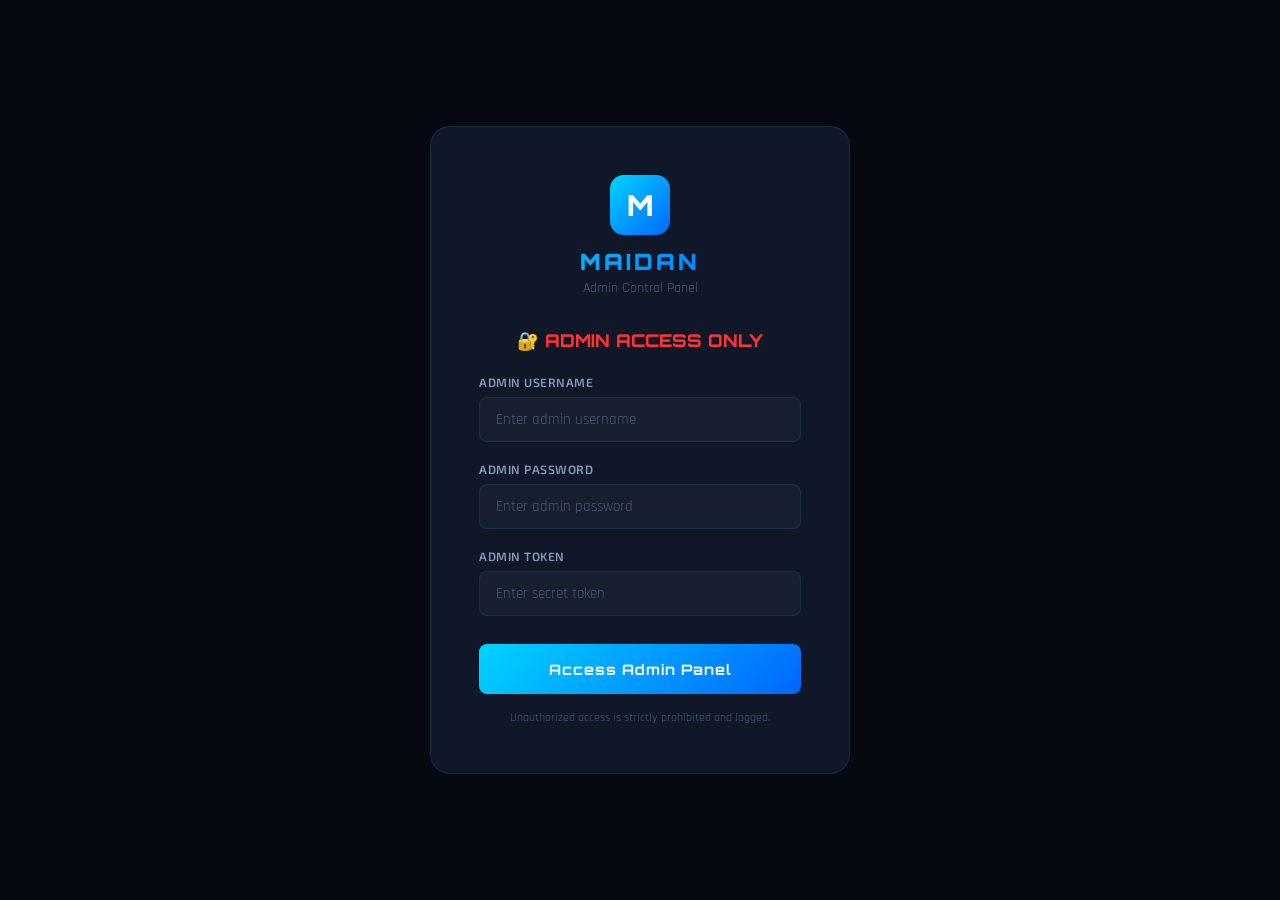
<file: admin/index.html>
<!DOCTYPE html>
<html lang="en">
<head>
  <meta charset="UTF-8"/>
  <meta name="viewport" content="width=device-width, initial-scale=1.0"/>
  <title>MAIDAN Admin Panel</title>
  <link href="https://fonts.googleapis.com/css2?family=Orbitron:wght@400;600;800;900&family=Rajdhani:wght@300;400;500;600;700&family=Exo+2:wght@300;400;600&display=swap" rel="stylesheet"/>
  <style>
    :root {
      --bg-primary: #060910;
      --bg-secondary: #0a0f1e;
      --bg-card: #0f1729;
      --accent-blue: #00d4ff;
      --accent-blue-dark: #0066ff;
      --accent-orange: #ff6b00;
      --accent-green: #00ff88;
      --accent-red: #ff3333;
      --accent-yellow: #ffcc00;
      --text-primary: #e8f0fe;
      --text-secondary: #8899bb;
      --text-muted: #4a5a7a;
      --border: rgba(0,212,255,0.12);
      --border-hover: rgba(0,212,255,0.35);
      --gradient-main: linear-gradient(135deg, #00d4ff, #0066ff);
      --gradient-danger: linear-gradient(135deg, #ff3333, #ff0080);
      --font-display: 'Orbitron', sans-serif;
      --font-body: 'Rajdhani', sans-serif;
      --font-ui: 'Exo 2', sans-serif;
      --radius: 12px;
      --radius-sm: 8px;
      --shadow-blue: 0 0 30px rgba(0,212,255,0.15);
    }
    * { margin:0; padding:0; box-sizing:border-box; }
    body { font-family:var(--font-body); background:var(--bg-primary); color:var(--text-primary); min-height:100vh; }

    /* ===== LOGIN SCREEN ===== */
    #admin-login {
      position:fixed; inset:0; z-index:9999;
      background:var(--bg-primary);
      display:flex; align-items:center; justify-content:center;
    }
    .admin-login-box {
      background:var(--bg-card);
      border:1px solid var(--border);
      border-radius:20px;
      padding:3rem;
      width:100%; max-width:420px;
      animation:scaleIn 0.4s ease;
    }
    @keyframes scaleIn { from{opacity:0;transform:scale(0.9)} to{opacity:1;transform:scale(1)} }
    .admin-login-logo {
      text-align:center; margin-bottom:2rem;
    }
    .admin-login-logo .m-icon {
      width:60px; height:60px;
      background:var(--gradient-main);
      border-radius:14px;
      display:flex; align-items:center; justify-content:center;
      font-family:var(--font-display);
      font-size:1.8rem; font-weight:900;
      color:#fff; margin:0 auto 0.75rem;
    }
    .admin-login-logo h1 {
      font-family:var(--font-display);
      font-size:1.4rem; font-weight:900;
      background:var(--gradient-main);
      -webkit-background-clip:text; -webkit-text-fill-color:transparent;
      letter-spacing:3px;
    }
    .admin-login-logo p { color:var(--text-muted); font-size:0.85rem; margin-top:0.3rem; }
    .admin-login-box h2 {
      font-family:var(--font-display);
      font-size:1.1rem; font-weight:800;
      margin-bottom:1.5rem; text-align:center;
      color:var(--accent-red);
    }
    .form-group { margin-bottom:1.25rem; }
    .form-group label {
      display:block; font-size:0.75rem; font-weight:600;
      color:var(--text-secondary);
      text-transform:uppercase; letter-spacing:0.5px;
      margin-bottom:0.5rem; font-family:var(--font-ui);
    }
    .form-input {
      width:100%; background:rgba(255,255,255,0.03);
      border:1px solid var(--border);
      border-radius:var(--radius-sm);
      color:var(--text-primary);
      font-family:var(--font-body);
      font-size:0.95rem; padding:0.75rem 1rem;
      transition:all 0.3s; outline:none;
    }
    .form-input:focus { border-color:var(--accent-blue); background:rgba(0,212,255,0.05); }
    .form-input::placeholder { color:var(--text-muted); }
    .btn-admin-login {
      width:100%; background:var(--gradient-main);
      color:#fff; border:none; cursor:pointer;
      font-family:var(--font-display); font-size:0.9rem; font-weight:700;
      padding:1rem; border-radius:var(--radius-sm);
      letter-spacing:1px; transition:all 0.3s; margin-top:0.5rem;
    }
    .btn-admin-login:hover { transform:translateY(-2px); box-shadow:0 8px 25px rgba(0,212,255,0.4); }
    .admin-login-note { text-align:center; margin-top:1rem; font-size:0.75rem; color:var(--text-muted); }
    .login-error { color:#ff4444; font-size:0.8rem; text-align:center; margin-top:0.5rem; display:none; }

    /* ===== ADMIN LAYOUT ===== */
    #admin-app { display:none; }
    .admin-layout { display:flex; min-height:100vh; }

    /* ADMIN SIDEBAR */
    .admin-sidebar {
      width:250px; flex-shrink:0;
      background:var(--bg-secondary);
      border-right:1px solid var(--border);
      display:flex; flex-direction:column;
      position:fixed; top:0; left:0;
      height:100vh; overflow-y:auto; z-index:50;
    }
    .admin-sidebar-logo {
      padding:1.5rem; border-bottom:1px solid var(--border);
      display:flex; align-items:center; gap:0.75rem;
    }
    .admin-sidebar-logo .logo-m {
      width:36px; height:36px; background:var(--gradient-main);
      border-radius:8px; display:flex; align-items:center; justify-content:center;
      font-family:var(--font-display); font-weight:900; color:#fff; font-size:1rem;
    }
    .admin-sidebar-logo span:last-child {
      font-family:var(--font-display); font-size:0.9rem; font-weight:900;
      background:var(--gradient-main);
      -webkit-background-clip:text; -webkit-text-fill-color:transparent;
      letter-spacing:2px;
    }
    .admin-badge {
      background:var(--gradient-danger);
      color:#fff; font-size:0.65rem; font-weight:700;
      padding:0.15rem 0.5rem; border-radius:20px;
      letter-spacing:1px; margin-left:auto;
    }
    .admin-nav { padding:1rem 0; flex:1; }
    .admin-nav-item {
      display:flex; align-items:center; gap:0.75rem;
      padding:0.8rem 1.25rem;
      color:var(--text-secondary);
      cursor:pointer; transition:all 0.2s;
      font-family:var(--font-ui); font-size:0.88rem;
      position:relative;
    }
    .admin-nav-item::before {
      content:''; position:absolute; left:0; top:0; bottom:0;
      width:3px; background:var(--gradient-danger);
      border-radius:0 3px 3px 0;
      transform:scaleY(0); transition:transform 0.2s;
    }
    .admin-nav-item:hover, .admin-nav-item.active {
      color:var(--text-primary); background:rgba(0,212,255,0.05);
    }
    .admin-nav-item.active::before, .admin-nav-item:hover::before { transform:scaleY(1); }
    .ani { font-size:1rem; width:20px; flex-shrink:0; }
    .nav-count {
      margin-left:auto; background:var(--accent-red);
      color:#fff; font-size:0.65rem; font-weight:700;
      padding:0.1rem 0.4rem; border-radius:10px;
      min-width:18px; text-align:center;
    }
    .admin-sidebar-footer {
      padding:1rem 1.25rem; border-top:1px solid var(--border);
      font-size:0.75rem; color:var(--text-muted);
    }
    .admin-sidebar-footer strong { color:var(--accent-blue); display:block; margin-bottom:0.25rem; }

    /* ADMIN MAIN */
    .admin-main { margin-left:250px; flex:1; min-height:100vh; }
    .admin-topbar {
      background:rgba(6,9,16,0.95); backdrop-filter:blur(20px);
      border-bottom:1px solid var(--border);
      padding:0 2rem; height:65px;
      display:flex; align-items:center; gap:1rem;
      position:sticky; top:0; z-index:40;
    }
    .admin-topbar-title {
      font-family:var(--font-display); font-size:0.9rem; font-weight:700;
      color:var(--text-secondary); letter-spacing:1px; text-transform:uppercase;
    }
    .topbar-right-admin { margin-left:auto; display:flex; gap:1rem; align-items:center; }
    .admin-info { font-size:0.8rem; color:var(--text-secondary); }
    .admin-info strong { color:var(--accent-blue); }
    .btn-logout-admin {
      background:rgba(255,51,51,0.1); border:1px solid rgba(255,51,51,0.3);
      color:#ff3333; cursor:pointer; border-radius:var(--radius-sm);
      font-size:0.8rem; padding:0.4rem 0.8rem; font-family:var(--font-ui);
      transition:all 0.2s;
    }
    .btn-logout-admin:hover { background:rgba(255,51,51,0.2); }

    /* ADMIN SECTIONS */
    .admin-section { display:none; padding:2rem; }
    .admin-section.active { display:block; }
    .admin-section-title {
      font-family:var(--font-display); font-size:1.4rem; font-weight:800;
      margin-bottom:0.5rem;
    }
    .admin-section-desc { color:var(--text-secondary); font-size:0.9rem; margin-bottom:2rem; }

    /* OVERVIEW CARDS */
    .overview-grid {
      display:grid; grid-template-columns:repeat(auto-fit, minmax(180px, 1fr));
      gap:1.25rem; margin-bottom:2rem;
    }
    .ov-card {
      background:var(--bg-card); border:1px solid var(--border);
      border-radius:var(--radius); padding:1.5rem;
      transition:all 0.3s; position:relative; overflow:hidden;
    }
    .ov-card::before {
      content:''; position:absolute; top:0; left:0; right:0; height:2px;
    }
    .ov-card.blue::before { background:var(--gradient-main); }
    .ov-card.green::before { background:linear-gradient(135deg, #00ff88, #00bcd4); }
    .ov-card.orange::before { background:linear-gradient(135deg, #ff6b00, #ff0080); }
    .ov-card.red::before { background:var(--gradient-danger); }
    .ov-card.yellow::before { background:linear-gradient(135deg, #ffcc00, #ff6b00); }
    .ov-card:hover { border-color:var(--border-hover); transform:translateY(-3px); }
    .ov-icon { font-size:1.8rem; margin-bottom:0.75rem; }
    .ov-val {
      font-family:var(--font-display); font-size:1.8rem; font-weight:900;
      margin-bottom:0.25rem;
    }
    .ov-card.blue .ov-val { color:var(--accent-blue); }
    .ov-card.green .ov-val { color:var(--accent-green); }
    .ov-card.orange .ov-val { color:var(--accent-orange); }
    .ov-card.red .ov-val { color:var(--accent-red); }
    .ov-card.yellow .ov-val { color:var(--accent-yellow); }
    .ov-lbl { font-size:0.8rem; color:var(--text-muted); font-weight:500; }

    /* TABLES */
    .admin-table-wrap { overflow-x:auto; }
    .admin-table {
      width:100%; border-collapse:collapse; font-size:0.85rem;
    }
    .admin-table th {
      font-family:var(--font-display); font-size:0.7rem;
      color:var(--text-muted); text-transform:uppercase; letter-spacing:1px;
      padding:0.75rem 1rem; border-bottom:1px solid var(--border);
      text-align:left; white-space:nowrap;
    }
    .admin-table td {
      padding:0.85rem 1rem; border-bottom:1px solid rgba(0,212,255,0.05);
      vertical-align:middle;
    }
    .admin-table tr:hover td { background:rgba(255,255,255,0.02); }
    .admin-card {
      background:var(--bg-card); border:1px solid var(--border);
      border-radius:var(--radius); margin-bottom:1.5rem;
    }
    .admin-card-header {
      padding:1.25rem 1.5rem; border-bottom:1px solid var(--border);
      display:flex; align-items:center; justify-content:space-between; gap:1rem;
      flex-wrap:wrap;
    }
    .admin-card-header h3 {
      font-family:var(--font-display); font-size:0.95rem; font-weight:800;
    }
    .admin-card-body { padding:0; }

    /* BADGES / PILLS */
    .badge {
      display:inline-block; font-size:0.7rem; font-weight:700;
      padding:0.2rem 0.6rem; border-radius:20px; letter-spacing:0.5px;
    }
    .badge-active { background:rgba(0,255,136,0.12); color:var(--accent-green); border:1px solid rgba(0,255,136,0.25); }
    .badge-banned { background:rgba(255,51,51,0.12); color:var(--accent-red); border:1px solid rgba(255,51,51,0.25); }
    .badge-pending { background:rgba(255,204,0,0.12); color:var(--accent-yellow); border:1px solid rgba(255,204,0,0.25); }
    .badge-completed { background:rgba(0,255,136,0.12); color:var(--accent-green); border:1px solid rgba(0,255,136,0.25); }
    .badge-rejected { background:rgba(255,51,51,0.12); color:var(--accent-red); border:1px solid rgba(255,51,51,0.25); }
    .badge-open { background:rgba(0,212,255,0.12); color:var(--accent-blue); border:1px solid rgba(0,212,255,0.25); }
    .badge-in-progress { background:rgba(255,107,0,0.12); color:var(--accent-orange); border:1px solid rgba(255,107,0,0.25); }

    /* ACTION BUTTONS */
    .btn-sm {
      font-size:0.75rem; font-weight:700; padding:0.35rem 0.8rem;
      border-radius:6px; cursor:pointer; border:none;
      transition:all 0.2s; font-family:var(--font-ui);
    }
    .btn-approve { background:rgba(0,255,136,0.15); color:var(--accent-green); border:1px solid rgba(0,255,136,0.3); }
    .btn-approve:hover { background:rgba(0,255,136,0.25); }
    .btn-reject { background:rgba(255,51,51,0.12); color:var(--accent-red); border:1px solid rgba(255,51,51,0.25); }
    .btn-reject:hover { background:rgba(255,51,51,0.2); }
    .btn-ban { background:rgba(255,51,51,0.12); color:var(--accent-red); border:1px solid rgba(255,51,51,0.25); }
    .btn-ban:hover { background:rgba(255,51,51,0.25); }
    .btn-unban { background:rgba(0,255,136,0.12); color:var(--accent-green); border:1px solid rgba(0,255,136,0.3); }
    .btn-unban:hover { background:rgba(0,255,136,0.2); }
    .btn-view { background:rgba(0,212,255,0.1); color:var(--accent-blue); border:1px solid rgba(0,212,255,0.25); }
    .btn-view:hover { background:rgba(0,212,255,0.2); }
    .btn-add-balance {
      background:var(--gradient-main); color:#fff; border:none;
      font-size:0.75rem; font-weight:700; padding:0.35rem 0.8rem;
      border-radius:6px; cursor:pointer;
    }

    /* SEARCH / FILTER */
    .admin-filters {
      display:flex; gap:0.75rem; flex-wrap:wrap;
      padding:1rem 1.5rem; border-bottom:1px solid var(--border);
    }
    .admin-search {
      background:rgba(255,255,255,0.03); border:1px solid var(--border);
      border-radius:var(--radius-sm); color:var(--text-primary);
      font-family:var(--font-body); font-size:0.85rem;
      padding:0.55rem 1rem; outline:none; transition:border-color 0.2s;
    }
    .admin-search:focus { border-color:var(--accent-blue); }
    select.admin-search { cursor:pointer; }

    /* MODAL */
    .admin-modal-overlay {
      position:fixed; inset:0;
      background:rgba(0,0,0,0.85); backdrop-filter:blur(10px);
      z-index:1000; display:none;
      align-items:center; justify-content:center; padding:1rem;
    }
    .admin-modal-overlay.open { display:flex; }
    .admin-modal {
      background:var(--bg-card); border:1px solid var(--border);
      border-radius:var(--radius); width:100%; max-width:480px;
      max-height:90vh; overflow-y:auto;
      animation:scaleIn 0.3s ease;
    }
    .admin-modal-header {
      padding:1.25rem 1.5rem; border-bottom:1px solid var(--border);
      display:flex; align-items:center; justify-content:space-between;
    }
    .admin-modal-header h3 { font-family:var(--font-display); font-size:1rem; font-weight:800; }
    .modal-close-btn {
      background:none; border:none; cursor:pointer;
      color:var(--text-muted); font-size:1.2rem; transition:color 0.2s;
    }
    .modal-close-btn:hover { color:var(--text-primary); }
    .admin-modal-body { padding:1.5rem; }

    /* TOAST */
    .admin-toast {
      position:fixed; bottom:2rem; right:2rem;
      background:var(--bg-card); border:1px solid var(--border);
      color:var(--text-primary); padding:1rem 1.5rem;
      border-radius:var(--radius); font-size:0.9rem;
      z-index:9999; transform:translateY(100px); opacity:0;
      transition:all 0.4s; max-width:350px;
    }
    .admin-toast.show { transform:translateY(0); opacity:1; }
    .admin-toast.success { border-color:var(--accent-green); }
    .admin-toast.error { border-color:var(--accent-red); }
    .admin-toast.info { border-color:var(--accent-blue); }

    /* TOKEN SYSTEM */
    .token-info {
      background:rgba(0,212,255,0.05); border:1px solid rgba(0,212,255,0.2);
      border-radius:var(--radius); padding:1.25rem; margin-bottom:1.5rem;
      font-size:0.85rem; line-height:1.7; color:var(--text-secondary);
    }
    .token-info strong { color:var(--accent-blue); }

    /* SCROLLBAR */
    ::-webkit-scrollbar { width:5px; }
    ::-webkit-scrollbar-track { background:var(--bg-secondary); }
    ::-webkit-scrollbar-thumb { background:var(--accent-blue-dark); border-radius:3px; }

    @media(max-width:768px) {
      .admin-sidebar { transform:translateX(-100%); }
      .admin-sidebar.open { transform:translateX(0); }
      .admin-main { margin-left:0; }
    }
  </style>
</head>
<body>

<!-- ===== ADMIN LOGIN ===== -->
<div id="admin-login">
  <div class="admin-login-box">
    <div class="admin-login-logo">
      <div class="m-icon">M</div>
      <h1>MAIDAN</h1>
      <p>Admin Control Panel</p>
    </div>
    <h2>🔐 ADMIN ACCESS ONLY</h2>
    <div class="form-group">
      <label>Admin Username</label>
      <input type="text" id="admin-user" class="form-input" placeholder="Enter admin username" />
    </div>
    <div class="form-group">
      <label>Admin Password</label>
      <input type="password" id="admin-pass" class="form-input" placeholder="Enter admin password"
        onkeydown="if(event.key==='Enter')adminLogin()" />
    </div>
    <div class="form-group">
      <label>Admin Token</label>
      <input type="password" id="admin-token" class="form-input" placeholder="Enter secret token"
        onkeydown="if(event.key==='Enter')adminLogin()" />
    </div>
    <button class="btn-admin-login" onclick="adminLogin()">Access Admin Panel</button>
    <div class="login-error" id="login-error">❌ Invalid credentials. Access denied.</div>
    <p class="admin-login-note">Unauthorized access is strictly prohibited and logged.</p>
  </div>
</div>

<!-- ===== ADMIN APP ===== -->
<div id="admin-app">
  <div class="admin-layout">

    <!-- Sidebar -->
    <aside class="admin-sidebar" id="adminSidebar">
      <div class="admin-sidebar-logo">
        <div class="logo-m">M</div>
        <span>MAIDAN</span>
        <span class="admin-badge">ADMIN</span>
      </div>
      <nav class="admin-nav">
        <div class="admin-nav-item active" onclick="showAdminSection('overview', this)"><span class="ani">📊</span>Overview</div>
        <div class="admin-nav-item" onclick="showAdminSection('users', this)"><span class="ani">👥</span>Users <span class="nav-count" id="count-users">0</span></div>
        <div class="admin-nav-item" onclick="showAdminSection('deposits', this)"><span class="ani">💰</span>Deposits <span class="nav-count" id="count-deposits">0</span></div>
        <div class="admin-nav-item" onclick="showAdminSection('withdrawals', this)"><span class="ani">🏧</span>Withdrawals <span class="nav-count" id="count-withdrawals">0</span></div>
        <div class="admin-nav-item" onclick="showAdminSection('challenges', this)"><span class="ani">⚔️</span>Challenges</div>
        <div class="admin-nav-item" onclick="showAdminSection('winrecords', this)"><span class="ani">🏆</span>Win Records <span class="nav-count" id="count-wins">0</span></div>
        <div class="admin-nav-item" onclick="showAdminSection('reports', this)"><span class="ani">🚩</span>Reports <span class="nav-count" id="count-reports">0</span></div>
        <div class="admin-nav-item" onclick="showAdminSection('tokens', this)"><span class="ani">🎟️</span>Balance Tokens</div>
        <div class="admin-nav-item" onclick="showAdminSection('settings', this)"><span class="ani">⚙️</span>Settings</div>
      </nav>
      <div class="admin-sidebar-footer">
        <strong>Admin: maidan_admin</strong>
        Session active · Secure connection
      </div>
    </aside>

    <!-- Main -->
    <main class="admin-main">
      <div class="admin-topbar">
        <span style="font-size:1.2rem;cursor:pointer" onclick="toggleAdminSidebar()">☰</span>
        <div class="admin-topbar-title" id="admin-section-title">Overview</div>
        <div class="topbar-right-admin">
          <div class="admin-info">Logged in as <strong>Admin</strong></div>
          <button class="btn-logout-admin" onclick="adminLogout()">Logout</button>
        </div>
      </div>

      <!-- ===== OVERVIEW ===== -->
      <div class="admin-section active" id="asec-overview">
        <div class="admin-section-title">Dashboard Overview</div>
        <div class="admin-section-desc">Real-time platform statistics and pending actions</div>

        <div class="overview-grid">
          <div class="ov-card blue"><div class="ov-icon">👥</div><div class="ov-val" id="ov-users">0</div><div class="ov-lbl">Total Users</div></div>
          <div class="ov-card green"><div class="ov-icon">💰</div><div class="ov-val" id="ov-deposits">0</div><div class="ov-lbl">Pending Deposits</div></div>
          <div class="ov-card yellow"><div class="ov-icon">🏧</div><div class="ov-val" id="ov-withdrawals">0</div><div class="ov-lbl">Pending Withdrawals</div></div>
          <div class="ov-card orange"><div class="ov-icon">⚔️</div><div class="ov-val" id="ov-challenges">0</div><div class="ov-lbl">Active Challenges</div></div>
          <div class="ov-card red"><div class="ov-icon">🚩</div><div class="ov-val" id="ov-reports">0</div><div class="ov-lbl">Open Reports</div></div>
          <div class="ov-card blue"><div class="ov-icon">🏆</div><div class="ov-val" id="ov-wins">0</div><div class="ov-lbl">Pending Win Records</div></div>
        </div>

        <div class="admin-card">
          <div class="admin-card-header"><h3>⚡ Quick Actions</h3></div>
          <div style="padding:1.5rem;display:flex;gap:1rem;flex-wrap:wrap">
            <button class="btn-sm btn-view" onclick="showAdminSection('deposits',null)">💰 Review Deposits</button>
            <button class="btn-sm btn-view" onclick="showAdminSection('withdrawals',null)">🏧 Process Withdrawals</button>
            <button class="btn-sm btn-view" onclick="showAdminSection('winrecords',null)">🏆 Verify Win Records</button>
            <button class="btn-sm btn-view" onclick="showAdminSection('reports',null)">🚩 View Reports</button>
            <button class="btn-sm btn-view" onclick="showAdminSection('tokens',null)">🎟️ Generate Token</button>
          </div>
        </div>

        <div class="admin-card">
          <div class="admin-card-header"><h3>📞 Customer Care Info</h3></div>
          <div style="padding:1.5rem;font-size:0.9rem;line-height:1.8;color:var(--text-secondary)">
            <p>WhatsApp: <strong style="color:var(--accent-blue)">+977 9700372419</strong></p>
            <p>Email: <strong style="color:var(--accent-blue)">maidantournament@gmail.com</strong></p>
            <p>eSewa ID: <strong style="color:var(--accent-green)">9700372419</strong></p>
            <p>Khalti ID: <strong style="color:var(--accent-green)">9860742231</strong></p>
          </div>
        </div>
      </div>

      <!-- ===== USERS ===== -->
      <div class="admin-section" id="asec-users">
        <div class="admin-section-title">User Management</div>
        <div class="admin-section-desc">View, search, ban/unban users and manage their accounts</div>
        <div class="admin-card">
          <div class="admin-filters">
            <input type="text" class="admin-search" placeholder="🔍 Search by name, ID, email..." id="user-search" oninput="renderUsers()" style="flex:1;min-width:200px"/>
            <select class="admin-search" id="user-status-filter" onchange="renderUsers()">
              <option value="">All Status</option>
              <option value="active">Active</option>
              <option value="banned">Banned</option>
            </select>
          </div>
          <div class="admin-card-body admin-table-wrap">
            <table class="admin-table">
              <thead>
                <tr>
                  <th>Player ID</th><th>Name</th><th>Email / Mobile</th>
                  <th>Balance (MP)</th><th>Played</th><th>Won</th>
                  <th>Status</th><th>Joined</th><th>Actions</th>
                </tr>
              </thead>
              <tbody id="users-tbody"></tbody>
            </table>
          </div>
        </div>
      </div>

      <!-- ===== DEPOSITS ===== -->
      <div class="admin-section" id="asec-deposits">
        <div class="admin-section-title">Deposit Requests</div>
        <div class="admin-section-desc">Verify payment screenshots and credit Maidan Points to user accounts</div>
        <div class="token-info">
          ℹ️ Since you don't have a merchant account, players pay to your <strong>eSewa (9700372419)</strong> or <strong>Khalti (9860742231)</strong>
          and send a screenshot. You manually verify and approve here to add balance to their account.
        </div>
        <div class="admin-card">
          <div class="admin-filters">
            <select class="admin-search" id="dep-status-filter" onchange="renderDeposits()">
              <option value="pending">Pending</option>
              <option value="completed">Approved</option>
              <option value="rejected">Rejected</option>
              <option value="">All</option>
            </select>
          </div>
          <div class="admin-card-body admin-table-wrap">
            <table class="admin-table">
              <thead>
                <tr><th>ID</th><th>User</th><th>Method</th><th>Amount</th><th>TXN ID</th><th>Status</th><th>Time</th><th>Actions</th></tr>
              </thead>
              <tbody id="deposits-tbody"></tbody>
            </table>
          </div>
        </div>
      </div>

      <!-- ===== WITHDRAWALS ===== -->
      <div class="admin-section" id="asec-withdrawals">
        <div class="admin-section-title">Withdrawal Requests</div>
        <div class="admin-section-desc">Process player withdrawal requests to their eSewa or Khalti accounts</div>
        <div class="admin-card">
          <div class="admin-filters">
            <select class="admin-search" id="wth-status-filter" onchange="renderWithdrawals()">
              <option value="pending">Pending</option>
              <option value="completed">Processed</option>
              <option value="rejected">Rejected</option>
              <option value="">All</option>
            </select>
          </div>
          <div class="admin-card-body admin-table-wrap">
            <table class="admin-table">
              <thead>
                <tr><th>ID</th><th>User</th><th>Method</th><th>Number</th><th>Amount (MP)</th><th>Status</th><th>Time</th><th>Actions</th></tr>
              </thead>
              <tbody id="withdrawals-tbody"></tbody>
            </table>
          </div>
        </div>
      </div>

      <!-- ===== CHALLENGES ===== -->
      <div class="admin-section" id="asec-challenges">
        <div class="admin-section-title">All Challenges</div>
        <div class="admin-section-desc">Monitor all active and completed challenges</div>
        <div class="admin-card">
          <div class="admin-card-body admin-table-wrap">
            <table class="admin-table">
              <thead>
                <tr><th>ID</th><th>Game</th><th>Type</th><th>Title</th><th>Amount</th><th>Posted By</th><th>Status</th><th>Time</th><th>Action</th></tr>
              </thead>
              <tbody id="challenges-tbody"></tbody>
            </table>
          </div>
        </div>
      </div>

      <!-- ===== WIN RECORDS ===== -->
      <div class="admin-section" id="asec-winrecords">
        <div class="admin-section-title">Win Record Verification</div>
        <div class="admin-section-desc">Review win proof screenshots and approve/reject to credit prize money</div>
        <div class="admin-card">
          <div class="admin-card-body admin-table-wrap">
            <table class="admin-table">
              <thead>
                <tr><th>ID</th><th>Player</th><th>Match ID</th><th>Game</th><th>Vs</th><th>Prize (MP)</th><th>Status</th><th>Time</th><th>Actions</th></tr>
              </thead>
              <tbody id="winrecords-tbody"></tbody>
            </table>
          </div>
        </div>
      </div>

      <!-- ===== REPORTS ===== -->
      <div class="admin-section" id="asec-reports">
        <div class="admin-section-title">Player Reports</div>
        <div class="admin-section-desc">Review reports with evidence. Ban offending accounts.</div>
        <div class="admin-card">
          <div class="admin-card-body admin-table-wrap">
            <table class="admin-table">
              <thead>
                <tr><th>ID</th><th>Reporter</th><th>Reported</th><th>Type</th><th>Match</th><th>Evidence</th><th>Status</th><th>Time</th><th>Actions</th></tr>
              </thead>
              <tbody id="reports-tbody"></tbody>
            </table>
          </div>
        </div>
      </div>

      <!-- ===== TOKEN SYSTEM ===== -->
      <div class="admin-section" id="asec-tokens">
        <div class="admin-section-title">Balance Token System</div>
        <div class="admin-section-desc">Add Maidan Points to any user account. Use this after verifying payment.</div>

        <div class="token-info">
          <strong>How the Token System works:</strong><br/>
          1. Player pays to eSewa/Khalti and sends screenshot via WhatsApp<br/>
          2. You verify the payment in your eSewa/Khalti app<br/>
          3. Enter the player's ID and amount below to credit their account<br/>
          4. A transaction record is created automatically<br/>
          <strong>eSewa: 9700372419 | Khalti: 9860742231</strong>
        </div>

        <div class="admin-card" style="max-width:500px">
          <div class="admin-card-header"><h3>💰 Add Balance to Player</h3></div>
          <div style="padding:1.5rem">
            <div class="form-group">
              <label>Player ID (MAI-XXXX)</label>
              <input type="text" id="token-player-id" class="form-input" placeholder="e.g. MAI-1234" />
            </div>
            <div class="form-group">
              <label>Amount to Add (Maidan Points)</label>
              <input type="number" id="token-amount" class="form-input" placeholder="e.g. 500" min="20" />
            </div>
            <div class="form-group">
              <label>Payment Method Used</label>
              <select id="token-method" class="form-input">
                <option value="esewa">eSewa</option>
                <option value="khalti">Khalti</option>
                <option value="binance">Binance</option>
                <option value="international">International</option>
              </select>
            </div>
            <div class="form-group">
              <label>Transaction Reference / Note</label>
              <input type="text" id="token-note" class="form-input" placeholder="TXN ID or note" />
            </div>
            <button class="btn-admin-login" onclick="addBalanceByToken()">✅ Credit Balance</button>
          </div>
        </div>

        <div class="admin-card" style="margin-top:1.5rem">
          <div class="admin-card-header"><h3>📋 Recent Token Credits</h3></div>
          <div class="admin-table-wrap">
            <table class="admin-table">
              <thead><tr><th>Player ID</th><th>Amount</th><th>Method</th><th>Note</th><th>Time</th></tr></thead>
              <tbody id="tokens-tbody"></tbody>
            </table>
          </div>
        </div>
      </div>

      <!-- ===== SETTINGS ===== -->
      <div class="admin-section" id="asec-settings">
        <div class="admin-section-title">Platform Settings</div>
        <div class="admin-section-desc">Configure platform-wide settings</div>

        <div class="admin-card" style="max-width:500px">
          <div class="admin-card-header"><h3>⚙️ General Settings</h3></div>
          <div style="padding:1.5rem">
            <div class="form-group"><label>Commission Rate (%)</label><input type="number" id="setting-commission" class="form-input" value="5" min="0" max="50" /></div>
            <div class="form-group"><label>Minimum Deposit (MP)</label><input type="number" id="setting-min-dep" class="form-input" value="20" /></div>
            <div class="form-group"><label>Minimum Withdrawal (MP)</label><input type="number" id="setting-min-wth" class="form-input" value="100" /></div>
            <div class="form-group"><label>eSewa ID</label><input type="text" id="setting-esewa" class="form-input" value="9700372419" /></div>
            <div class="form-group"><label>Khalti ID</label><input type="text" id="setting-khalti" class="form-input" value="9860742231" /></div>
            <div class="form-group"><label>WhatsApp Support</label><input type="text" id="setting-wa" class="form-input" value="+977 9700372419" /></div>
            <div class="form-group"><label>Support Email</label><input type="text" id="setting-email" class="form-input" value="maidantournament@gmail.com" /></div>
            <button class="btn-admin-login" onclick="saveSettings()">Save Settings</button>
          </div>
        </div>

        <div class="admin-card" style="max-width:500px;margin-top:1.5rem">
          <div class="admin-card-header"><h3>🔐 Change Admin Password</h3></div>
          <div style="padding:1.5rem">
            <div class="form-group"><label>Current Password</label><input type="password" id="chg-current" class="form-input" placeholder="Current password" /></div>
            <div class="form-group"><label>New Password</label><input type="password" id="chg-new" class="form-input" placeholder="New password (min 12 chars)" /></div>
            <div class="form-group"><label>Confirm New Password</label><input type="password" id="chg-confirm" class="form-input" placeholder="Repeat new password" /></div>
            <button class="btn-admin-login" onclick="changeAdminPassword()">Change Password</button>
          </div>
        </div>
      </div>

    </main>
  </div>
</div>

<!-- Admin Toast -->
<div class="admin-toast" id="admin-toast"></div>

<script>
/* ===== ADMIN CREDENTIALS (Change these!) ===== */
const ADMIN_CREDENTIALS = {
  username: 'maidan_admin',
  password: 'Maidan@Admin2024!',
  token: 'MAIDAN-SECRET-TOKEN-2024'
};

/* ===== ADMIN LOGIN ===== */
function adminLogin() {
  const user = document.getElementById('admin-user').value.trim();
  const pass = document.getElementById('admin-pass').value;
  const token = document.getElementById('admin-token').value.trim();
  const errorEl = document.getElementById('login-error');

  if (user === ADMIN_CREDENTIALS.username &&
      pass === ADMIN_CREDENTIALS.password &&
      token === ADMIN_CREDENTIALS.token) {
    document.getElementById('admin-login').style.display = 'none';
    document.getElementById('admin-app').style.display = 'block';
    sessionStorage.setItem('admin_auth', 'true');
    loadAdminData();
    adminToast('✅ Welcome, Admin! Secure session started.', 'success');
  } else {
    errorEl.style.display = 'block';
    setTimeout(() => errorEl.style.display = 'none', 3000);
  }
}

function adminLogout() {
  if (!confirm('Are you sure you want to logout?')) return;
  sessionStorage.removeItem('admin_auth');
  location.reload();
}

// Auto-check session
window.addEventListener('load', () => {
  if (sessionStorage.getItem('admin_auth') === 'true') {
    document.getElementById('admin-login').style.display = 'none';
    document.getElementById('admin-app').style.display = 'block';
    loadAdminData();
  }
});

/* ===== LOAD DATA ===== */
function loadAdminData() {
  updateOverview();
  renderUsers();
  renderDeposits();
  renderWithdrawals();
  renderChallenges();
  renderWinRecords();
  renderReports();
  renderTokens();
}

function updateOverview() {
  const users = getAllUsers();
  const deposits = getFromStorage('pending_deposits') || [];
  const withdrawals = getFromStorage('pending_withdrawals') || [];
  const challenges = getFromStorage('challenges') || [];
  const winRecords = getFromStorage('winRecords') || [];
  const reports = getFromStorage('reports') || [];

  const pendingDeps = deposits.filter(d => d.status === 'pending').length;
  const pendingWths = withdrawals.filter(w => w.status === 'pending').length;
  const openChs = challenges.filter(c => c.status === 'open').length;
  const pendingWins = winRecords.filter(w => w.status === 'pending').length;
  const openReps = reports.filter(r => r.status === 'open').length;

  setText('ov-users', users.length);
  setText('ov-deposits', pendingDeps);
  setText('ov-withdrawals', pendingWths);
  setText('ov-challenges', openChs);
  setText('ov-wins', pendingWins);
  setText('ov-reports', openReps);

  setText('count-users', users.length);
  setText('count-deposits', pendingDeps);
  setText('count-withdrawals', pendingWths);
  setText('count-wins', pendingWins);
  setText('count-reports', openReps);
}

/* ===== STORAGE HELPERS ===== */
function getFromStorage(key) {
  try { return JSON.parse(localStorage.getItem('maidan_' + key)); } catch(e) { return null; }
}
function saveToStorage(key, val) {
  try { localStorage.setItem('maidan_' + key, JSON.stringify(val)); } catch(e) {}
}
function getAllUsers() {
  const u = getFromStorage('user');
  return u ? [u] : [];
}
function setText(id, val) {
  const el = document.getElementById(id);
  if (el) el.textContent = val;
}
function timeAgo(ts) {
  if (!ts) return '-';
  const diff = Date.now() - ts;
  const m = Math.floor(diff/60000), h = Math.floor(diff/3600000), d = Math.floor(diff/86400000);
  if (m < 1) return 'just now';
  if (m < 60) return m + 'm ago';
  if (h < 24) return h + 'h ago';
  return d + 'd ago';
}

/* ===== RENDER USERS ===== */
function renderUsers() {
  const tbody = document.getElementById('users-tbody');
  if (!tbody) return;
  const users = getAllUsers();
  const search = (document.getElementById('user-search')?.value || '').toLowerCase();
  const statusFilter = document.getElementById('user-status-filter')?.value || '';

  const filtered = users.filter(u => {
    if (search && !u.name?.toLowerCase().includes(search) && !u.id?.toLowerCase().includes(search) && !u.email?.toLowerCase().includes(search)) return false;
    if (statusFilter && u.status !== statusFilter) return false;
    return true;
  });

  if (!filtered.length) {
    tbody.innerHTML = '<tr><td colspan="9" style="text-align:center;color:var(--text-muted);padding:2rem">No users found</td></tr>';
    return;
  }

  tbody.innerHTML = filtered.map(u => `
    <tr>
      <td><strong style="color:var(--accent-blue)">${u.id}</strong></td>
      <td>${u.name || '-'}<br/><span style="font-size:0.75rem;color:var(--text-muted)">@${u.username || '-'}</span></td>
      <td>${u.email || '-'}<br/><span style="font-size:0.75rem;color:var(--text-muted)">${u.mobile || '-'}</span></td>
      <td><strong style="color:var(--accent-green)">${u.balance || 0} MP</strong></td>
      <td>${u.stats?.played || 0}</td>
      <td>${u.stats?.won || 0}</td>
      <td><span class="badge badge-${u.status || 'active'}">${u.status || 'active'}</span></td>
      <td style="font-size:0.75rem">${u.createdAt ? new Date(u.createdAt).toLocaleDateString() : '-'}</td>
      <td>
        <div style="display:flex;gap:0.4rem;flex-wrap:wrap">
          <button class="btn-sm btn-add-balance" onclick="openAddBalance('${u.id}')">+ MP</button>
          ${u.status === 'banned'
            ? `<button class="btn-sm btn-unban" onclick="toggleBan('${u.id}', false)">Unban</button>`
            : `<button class="btn-sm btn-ban" onclick="toggleBan('${u.id}', true)">Ban</button>`
          }
        </div>
      </td>
    </tr>
  `).join('');
}

/* ===== BAN/UNBAN ===== */
function toggleBan(userId, ban) {
  const action = ban ? 'ban' : 'unban';
  if (!confirm('Are you sure you want to ' + action + ' user ' + userId + '?')) return;

  const user = getFromStorage('user');
  if (user && user.id === userId) {
    user.status = ban ? 'banned' : 'active';
    saveToStorage('user', user);
    renderUsers();
    updateOverview();
    adminToast((ban ? '🚫 User banned: ' : '✅ User unbanned: ') + userId, ban ? 'error' : 'success');
  } else {
    adminToast('User not found in storage', 'error');
  }
}

/* ===== ADD BALANCE MODAL ===== */
function openAddBalance(userId) {
  document.getElementById('token-player-id').value = userId;
  showAdminSection('tokens', null);
  document.getElementById('token-amount').focus();
}

/* ===== RENDER DEPOSITS ===== */
function renderDeposits() {
  const tbody = document.getElementById('deposits-tbody');
  if (!tbody) return;
  const deposits = getFromStorage('pending_deposits') || [];
  const statusFilter = document.getElementById('dep-status-filter')?.value || 'pending';
  const filtered = statusFilter ? deposits.filter(d => d.status === statusFilter) : deposits;

  if (!filtered.length) {
    tbody.innerHTML = '<tr><td colspan="8" style="text-align:center;color:var(--text-muted);padding:2rem">No deposit requests found</td></tr>';
    return;
  }

  tbody.innerHTML = filtered.map(d => `
    <tr>
      <td style="font-size:0.75rem">${d.id}</td>
      <td>${d.userName}<br/><span style="font-size:0.72rem;color:var(--text-muted)">${d.userId}</span></td>
      <td><span class="badge badge-open">${d.method?.toUpperCase()}</span></td>
      <td><strong style="color:var(--accent-green)">${d.amount} MP</strong></td>
      <td style="font-size:0.8rem">${d.txnId || '-'}</td>
      <td><span class="badge badge-${d.status}">${d.status}</span></td>
      <td style="font-size:0.75rem">${timeAgo(d.time)}</td>
      <td>
        ${d.status === 'pending' ? `
          <div style="display:flex;gap:0.4rem">
            <button class="btn-sm btn-approve" onclick="approveDeposit('${d.id}')">✅ Approve</button>
            <button class="btn-sm btn-reject" onclick="rejectDeposit('${d.id}')">❌ Reject</button>
          </div>` : '-'}
      </td>
    </tr>
  `).join('');
}

function approveDeposit(depId) {
  const deposits = getFromStorage('pending_deposits') || [];
  const dep = deposits.find(d => d.id === depId);
  if (!dep) return;
  if (!confirm('Approve deposit of ' + dep.amount + ' MP for ' + dep.userName + '?')) return;

  dep.status = 'completed';
  dep.approvedAt = Date.now();
  saveToStorage('pending_deposits', deposits);

  // Credit user balance
  const user = getFromStorage('user');
  if (user && user.id === dep.userId) {
    user.balance = (user.balance || 0) + dep.amount;
    saveToStorage('user', user);

    // Update transaction
    const txns = getFromStorage('transactions') || [];
    const txn = txns.find(t => t.label && t.label.includes(dep.method) && t.status === 'pending');
    if (txn) { txn.status = 'completed'; saveToStorage('transactions', txns); }
  }

  renderDeposits();
  updateOverview();
  adminToast('✅ Deposit approved! ' + dep.amount + ' MP added to ' + dep.userName, 'success');
}

function rejectDeposit(depId) {
  const deposits = getFromStorage('pending_deposits') || [];
  const dep = deposits.find(d => d.id === depId);
  if (!dep) return;
  const reason = prompt('Reason for rejection (optional):') || 'Payment not verified';
  dep.status = 'rejected';
  dep.rejectedAt = Date.now();
  dep.reason = reason;
  saveToStorage('pending_deposits', deposits);
  renderDeposits();
  updateOverview();
  adminToast('❌ Deposit rejected: ' + dep.id, 'error');
}

/* ===== RENDER WITHDRAWALS ===== */
function renderWithdrawals() {
  const tbody = document.getElementById('withdrawals-tbody');
  if (!tbody) return;
  const withdrawals = getFromStorage('pending_withdrawals') || [];
  const statusFilter = document.getElementById('wth-status-filter')?.value || 'pending';
  const filtered = statusFilter ? withdrawals.filter(w => w.status === statusFilter) : withdrawals;

  if (!filtered.length) {
    tbody.innerHTML = '<tr><td colspan="8" style="text-align:center;color:var(--text-muted);padding:2rem">No withdrawal requests found</td></tr>';
    return;
  }

  tbody.innerHTML = filtered.map(w => `
    <tr>
      <td style="font-size:0.75rem">${w.id}</td>
      <td>${w.userName}<br/><span style="font-size:0.72rem;color:var(--text-muted)">${w.userId}</span></td>
      <td><span class="badge badge-open">${w.method?.toUpperCase()}</span></td>
      <td style="font-size:0.85rem;color:var(--accent-blue)">${w.number}</td>
      <td><strong style="color:var(--accent-orange)">${w.amount} MP</strong></td>
      <td><span class="badge badge-${w.status}">${w.status}</span></td>
      <td style="font-size:0.75rem">${timeAgo(w.time)}</td>
      <td>
        ${w.status === 'pending' ? `
          <div style="display:flex;gap:0.4rem">
            <button class="btn-sm btn-approve" onclick="processWithdrawal('${w.id}')">✅ Processed</button>
            <button class="btn-sm btn-reject" onclick="rejectWithdrawal('${w.id}')">❌ Reject</button>
          </div>` : '-'}
      </td>
    </tr>
  `).join('');
}

function processWithdrawal(wthId) {
  const withdrawals = getFromStorage('pending_withdrawals') || [];
  const wth = withdrawals.find(w => w.id === wthId);
  if (!wth) return;
  if (!confirm('Mark withdrawal of ' + wth.amount + ' MP as processed?\nSend to ' + wth.method.toUpperCase() + ': ' + wth.number)) return;
  wth.status = 'completed';
  wth.processedAt = Date.now();
  saveToStorage('pending_withdrawals', withdrawals);
  renderWithdrawals();
  updateOverview();
  adminToast('✅ Withdrawal processed: ' + wth.amount + ' MP to ' + wth.number, 'success');
}

function rejectWithdrawal(wthId) {
  const withdrawals = getFromStorage('pending_withdrawals') || [];
  const wth = withdrawals.find(w => w.id === wthId);
  if (!wth) return;
  if (!confirm('Reject withdrawal ' + wthId + '? Balance will be refunded.')) return;
  wth.status = 'rejected';
  saveToStorage('pending_withdrawals', withdrawals);

  // Refund balance
  const user = getFromStorage('user');
  if (user && user.id === wth.userId) {
    user.balance = (user.balance || 0) + wth.amount;
    saveToStorage('user', user);
  }
  renderWithdrawals();
  updateOverview();
  adminToast('❌ Withdrawal rejected. Balance refunded.', 'error');
}

/* ===== RENDER CHALLENGES ===== */
function renderChallenges() {
  const tbody = document.getElementById('challenges-tbody');
  if (!tbody) return;
  const challenges = getFromStorage('challenges') || [];
  const gameIcons = { freefire:'🔥', pubg:'🪖', mlbb:'⚔️', cod:'🎯' };

  tbody.innerHTML = challenges.map(ch => `
    <tr>
      <td style="font-size:0.75rem;color:var(--accent-blue)">${ch.id}</td>
      <td>${gameIcons[ch.game] || '🎮'} ${ch.game}</td>
      <td>${ch.type}</td>
      <td style="max-width:180px;overflow:hidden;text-overflow:ellipsis;white-space:nowrap">${ch.title}</td>
      <td><strong style="color:var(--accent-orange)">${ch.amount} MP</strong></td>
      <td>${ch.createdBy}</td>
      <td><span class="badge badge-${ch.status === 'open' ? 'open' : ch.status === 'in_progress' ? 'in-progress' : 'completed'}">${ch.status}</span></td>
      <td style="font-size:0.75rem">${timeAgo(ch.time)}</td>
      <td>
        <button class="btn-sm btn-reject" onclick="cancelChallengeAdmin('${ch.id}')">Cancel</button>
      </td>
    </tr>
  `).join('') || '<tr><td colspan="9" style="text-align:center;color:var(--text-muted);padding:2rem">No challenges</td></tr>';
}

function cancelChallengeAdmin(chId) {
  const challenges = getFromStorage('challenges') || [];
  const ch = challenges.find(c => c.id === chId);
  if (!ch || !confirm('Cancel and refund challenge ' + chId + '?')) return;
  ch.status = 'cancelled';

  // Refund creator
  const user = getFromStorage('user');
  if (user && user.id === ch.createdById) {
    user.balance = (user.balance || 0) + ch.amount;
    saveToStorage('user', user);
  }

  saveToStorage('challenges', challenges);
  renderChallenges();
  adminToast('Challenge cancelled and refunded.', 'info');
}

/* ===== WIN RECORDS ===== */
function renderWinRecords() {
  const tbody = document.getElementById('winrecords-tbody');
  if (!tbody) return;
  const records = getFromStorage('winRecords') || [];
  const gameIcons = { freefire:'🔥', pubg:'🪖', mlbb:'⚔️', cod:'🎯' };

  tbody.innerHTML = records.map(r => `
    <tr>
      <td style="font-size:0.75rem">${r.id}</td>
      <td>${r.userId}</td>
      <td style="color:var(--accent-blue)">${r.matchId}</td>
      <td>${gameIcons[r.game] || '🎮'} ${r.game}</td>
      <td>${r.opponent}</td>
      <td><strong style="color:var(--accent-green)">${r.prize || '?'} MP</strong></td>
      <td><span class="badge badge-${r.status}">${r.status}</span></td>
      <td style="font-size:0.75rem">${timeAgo(r.time)}</td>
      <td>
        ${r.status === 'pending' ? `
          <div style="display:flex;gap:0.4rem">
            <button class="btn-sm btn-approve" onclick="approveWin('${r.id}')">✅ Approve</button>
            <button class="btn-sm btn-reject" onclick="rejectWin('${r.id}')">❌ Reject</button>
          </div>` : '-'}
      </td>
    </tr>
  `).join('') || '<tr><td colspan="9" style="text-align:center;color:var(--text-muted);padding:2rem">No win records</td></tr>';
}

function approveWin(recordId) {
  const records = getFromStorage('winRecords') || [];
  const r = records.find(rec => rec.id === recordId);
  if (!r) return;
  if (!confirm('Approve win for match ' + r.matchId + '? Prize: ' + r.prize + ' MP')) return;

  r.status = 'approved';
  r.approvedAt = Date.now();
  saveToStorage('winRecords', records);

  // Credit prize to user
  const user = getFromStorage('user');
  if (user && user.id === r.userId) {
    user.balance = (user.balance || 0) + (r.prize || 0);
    user.stats = user.stats || {};
    user.stats.won = (user.stats.won || 0) + 1;
    user.stats.earned = (user.stats.earned || 0) + (r.prize || 0);
    saveToStorage('user', user);
  }

  renderWinRecords();
  updateOverview();
  adminToast('✅ Win approved! ' + (r.prize || 0) + ' MP credited.', 'success');
}

function rejectWin(recordId) {
  const records = getFromStorage('winRecords') || [];
  const r = records.find(rec => rec.id === recordId);
  if (!r) return;
  const reason = prompt('Reason for rejection:') || 'Proof not valid';
  r.status = 'rejected';
  r.reason = reason;
  saveToStorage('winRecords', records);
  renderWinRecords();
  updateOverview();
  adminToast('❌ Win record rejected.', 'error');
}

/* ===== REPORTS ===== */
function renderReports() {
  const tbody = document.getElementById('reports-tbody');
  if (!tbody) return;
  const reports = getFromStorage('reports') || [];

  tbody.innerHTML = reports.map(r => `
    <tr>
      <td style="font-size:0.75rem">${r.id}</td>
      <td>${r.reporterName}</td>
      <td style="color:var(--accent-red)">${r.reportedPlayer}</td>
      <td><span class="badge badge-pending">${r.type}</span></td>
      <td>${r.match || '-'}</td>
      <td>${r.hasEvidence ? '📎 Yes' : 'No'}</td>
      <td><span class="badge badge-${r.status === 'open' ? 'open' : r.status === 'resolved' ? 'completed' : 'rejected'}">${r.status}</span></td>
      <td style="font-size:0.75rem">${timeAgo(r.time)}</td>
      <td>
        <div style="display:flex;gap:0.4rem;flex-wrap:wrap">
          <button class="btn-sm btn-view" onclick="viewReport('${r.id}')">View</button>
          ${r.status === 'open' ? `
            <button class="btn-sm btn-ban" onclick="banFromReport('${r.id}')">Ban</button>
            <button class="btn-sm btn-approve" onclick="resolveReport('${r.id}')">Resolve</button>
          ` : ''}
        </div>
      </td>
    </tr>
  `).join('') || '<tr><td colspan="9" style="text-align:center;color:var(--text-muted);padding:2rem">No reports</td></tr>';
}

function viewReport(reportId) {
  const reports = getFromStorage('reports') || [];
  const r = reports.find(rep => rep.id === reportId);
  if (!r) return;
  alert('Report: ' + r.id + '\nReporter: ' + r.reporterName + '\nReported: ' + r.reportedPlayer + '\nType: ' + r.type + '\nDescription: ' + r.desc + '\nMatch: ' + (r.match || 'N/A'));
}

function banFromReport(reportId) {
  const reports = getFromStorage('reports') || [];
  const r = reports.find(rep => rep.id === reportId);
  if (!r) return;
  if (!confirm('Ban player "' + r.reportedPlayer + '" based on this report?')) return;

  r.status = 'resolved';
  r.action = 'banned';
  saveToStorage('reports', reports);
  renderReports();
  adminToast('🚫 Player banned based on report.', 'error');
}

function resolveReport(reportId) {
  const reports = getFromStorage('reports') || [];
  const r = reports.find(rep => rep.id === reportId);
  if (!r) return;
  r.status = 'resolved';
  r.action = 'no_action';
  saveToStorage('reports', reports);
  renderReports();
  updateOverview();
  adminToast('Report resolved (no action taken).', 'info');
}

/* ===== TOKEN SYSTEM ===== */
function addBalanceByToken() {
  const playerId = document.getElementById('token-player-id').value.trim().toUpperCase();
  const amount = parseInt(document.getElementById('token-amount').value);
  const method = document.getElementById('token-method').value;
  const note = document.getElementById('token-note').value.trim();

  if (!playerId) { adminToast('Enter player ID', 'error'); return; }
  if (!amount || amount < 20) { adminToast('Minimum 20 MP', 'error'); return; }

  const user = getFromStorage('user');
  if (!user || user.id !== playerId) {
    adminToast('❌ Player ID not found: ' + playerId, 'error'); return;
  }

  user.balance = (user.balance || 0) + amount;
  saveToStorage('user', user);

  // Log token credit
  const tokens = getFromStorage('admin_tokens') || [];
  tokens.unshift({ playerId, amount, method, note, time: Date.now() });
  saveToStorage('admin_tokens', tokens);

  // Add to user transactions
  const txns = getFromStorage('transactions') || [];
  txns.unshift({ id:'TKN'+Date.now(), type:'credit', amount, label:'Deposit via '+method+' (admin verified)', status:'completed', method, time:Date.now() });
  saveToStorage('transactions', txns);

  document.getElementById('token-player-id').value = '';
  document.getElementById('token-amount').value = '';
  document.getElementById('token-note').value = '';

  renderTokens();
  adminToast('✅ ' + amount + ' MP added to ' + playerId, 'success');
}

function renderTokens() {
  const tbody = document.getElementById('tokens-tbody');
  if (!tbody) return;
  const tokens = getFromStorage('admin_tokens') || [];

  if (!tokens.length) {
    tbody.innerHTML = '<tr><td colspan="5" style="text-align:center;color:var(--text-muted);padding:2rem">No token credits yet</td></tr>';
    return;
  }

  tbody.innerHTML = tokens.slice(0, 20).map(t => `
    <tr>
      <td style="color:var(--accent-blue)">${t.playerId}</td>
      <td><strong style="color:var(--accent-green)">+${t.amount} MP</strong></td>
      <td>${t.method}</td>
      <td style="font-size:0.8rem;color:var(--text-muted)">${t.note || '-'}</td>
      <td style="font-size:0.75rem">${timeAgo(t.time)}</td>
    </tr>
  `).join('');
}

/* ===== SETTINGS ===== */
function saveSettings() {
  const settings = {
    commission: document.getElementById('setting-commission').value,
    minDeposit: document.getElementById('setting-min-dep').value,
    minWithdraw: document.getElementById('setting-min-wth').value,
    esewa: document.getElementById('setting-esewa').value,
    khalti: document.getElementById('setting-khalti').value,
    whatsapp: document.getElementById('setting-wa').value,
    email: document.getElementById('setting-email').value,
  };
  saveToStorage('platform_settings', settings);
  adminToast('✅ Settings saved successfully!', 'success');
}

function changeAdminPassword() {
  const current = document.getElementById('chg-current').value;
  const newPass = document.getElementById('chg-new').value;
  const confirm = document.getElementById('chg-confirm').value;

  if (current !== ADMIN_CREDENTIALS.password) {
    adminToast('❌ Current password incorrect', 'error'); return;
  }
  if (newPass.length < 12) {
    adminToast('❌ New password must be 12+ characters', 'error'); return;
  }
  if (newPass !== confirm) {
    adminToast('❌ Passwords do not match', 'error'); return;
  }

  ADMIN_CREDENTIALS.password = newPass;
  adminToast('✅ Password changed! Note: Save it in the source code for persistence.', 'success');
  document.getElementById('chg-current').value = '';
  document.getElementById('chg-new').value = '';
  document.getElementById('chg-confirm').value = '';
}

/* ===== NAVIGATION ===== */
function showAdminSection(section, clickedEl) {
  document.querySelectorAll('.admin-section').forEach(s => s.classList.remove('active'));
  document.querySelectorAll('.admin-nav-item').forEach(i => i.classList.remove('active'));

  const target = document.getElementById('asec-' + section);
  if (target) target.classList.add('active');
  if (clickedEl) clickedEl.classList.add('active');

  const titles = {
    overview:'Overview', users:'User Management', deposits:'Deposit Requests',
    withdrawals:'Withdrawal Requests', challenges:'Challenges', winrecords:'Win Records',
    reports:'Player Reports', tokens:'Balance Tokens', settings:'Settings'
  };
  setText('admin-section-title', titles[section] || section);

  // Refresh data
  if (section === 'users') renderUsers();
  if (section === 'deposits') renderDeposits();
  if (section === 'withdrawals') renderWithdrawals();
  if (section === 'challenges') renderChallenges();
  if (section === 'winrecords') renderWinRecords();
  if (section === 'reports') renderReports();
  if (section === 'tokens') renderTokens();
  if (section === 'overview') updateOverview();
}

function toggleAdminSidebar() {
  document.getElementById('adminSidebar').classList.toggle('open');
}

/* ===== TOAST ===== */
function adminToast(msg, type = 'info') {
  const toast = document.getElementById('admin-toast');
  toast.textContent = msg;
  toast.className = 'admin-toast show ' + type;
  clearTimeout(window._adminToastTimer);
  window._adminToastTimer = setTimeout(() => toast.classList.remove('show'), 4000);
}

// Enter key on login
document.addEventListener('keydown', e => {
  if (e.key === 'Enter' && document.getElementById('admin-login').style.display !== 'none') {
    adminLogin();
  }
});
</script>
</body>
</html>
</file>
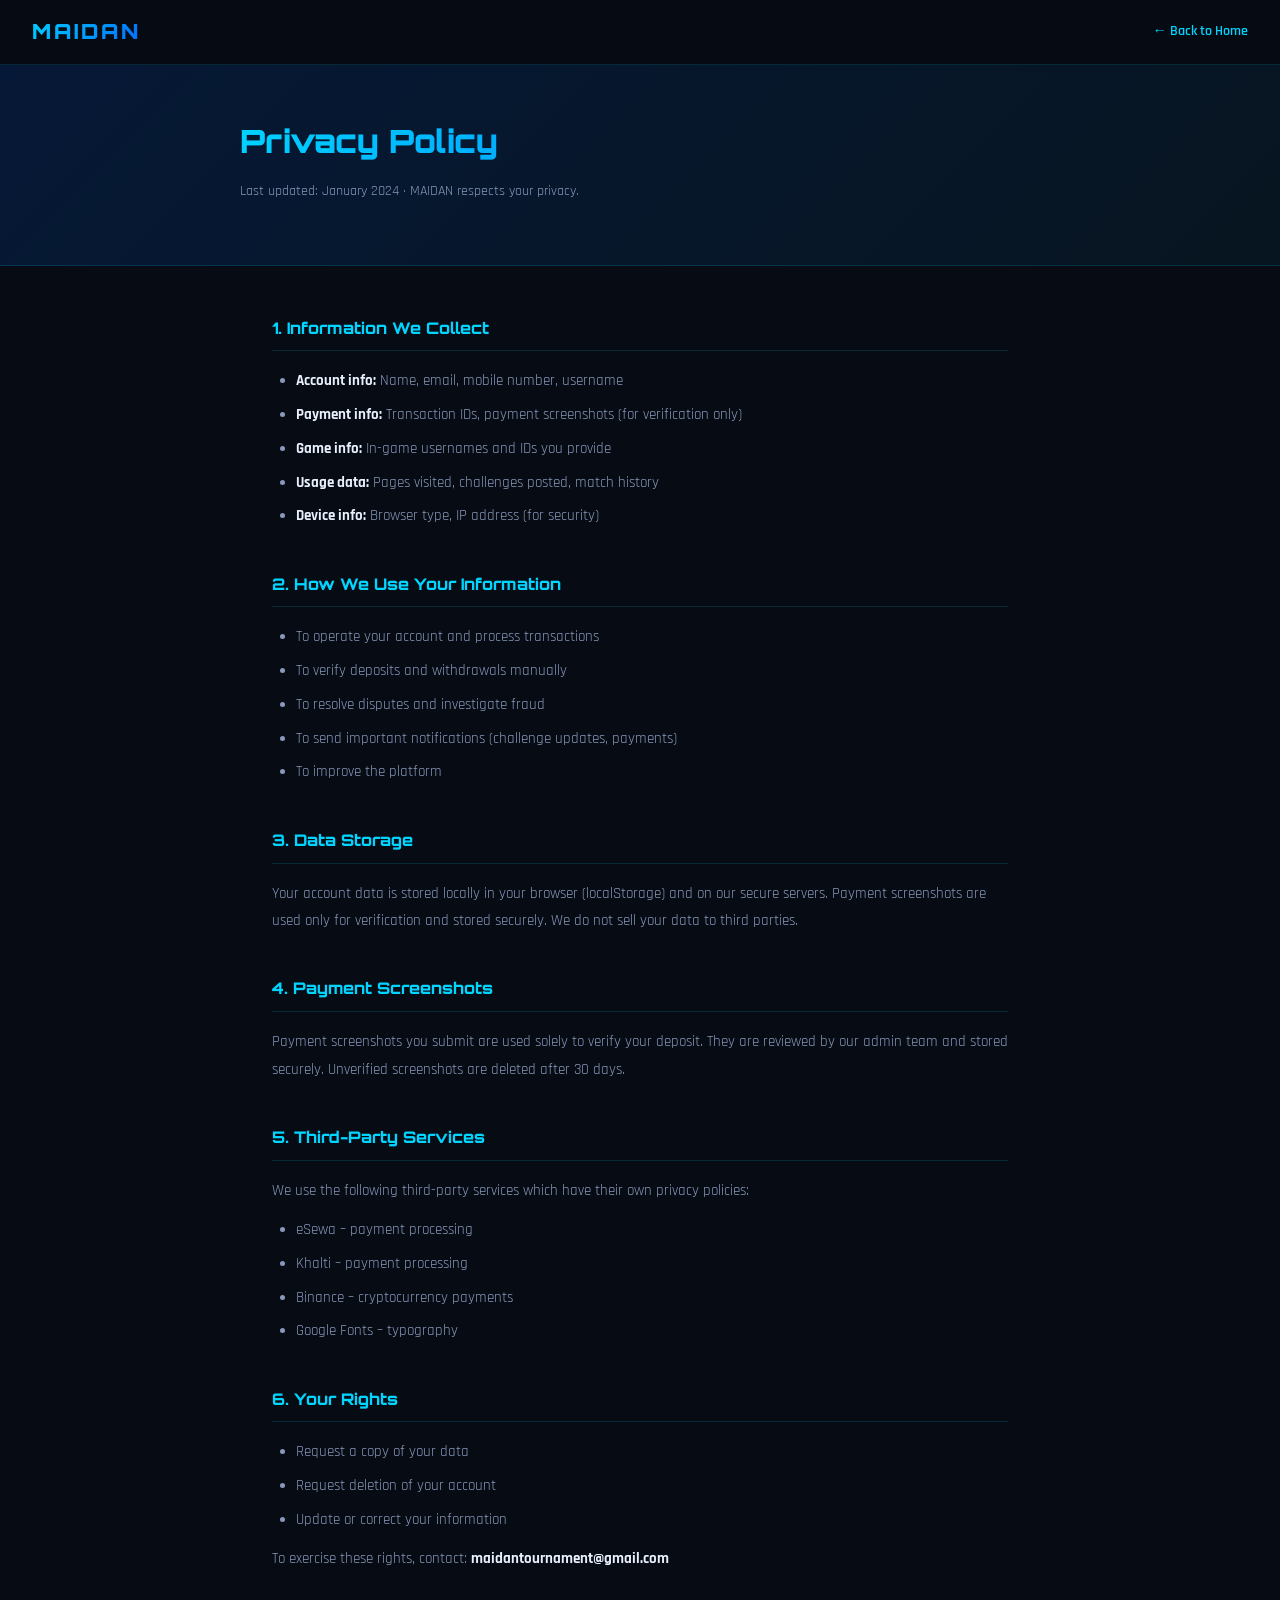
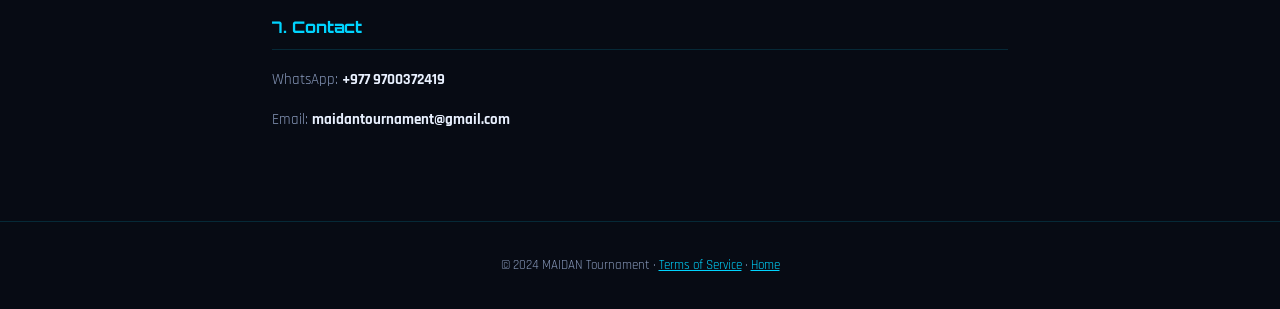
<file: privacy.html>
<!DOCTYPE html>
<html lang="en">
<head>
  <meta charset="UTF-8"/>
  <meta name="viewport" content="width=device-width, initial-scale=1.0"/>
  <title>Privacy Policy – MAIDAN</title>
  <link href="https://fonts.googleapis.com/css2?family=Orbitron:wght@400;800&family=Rajdhani:wght@400;500;600&display=swap" rel="stylesheet"/>
  <style>
    :root{--bg:#070b14;--bg2:#0d1526;--blue:#00d4ff;--blue2:#0066ff;--text:#e8f0fe;--muted:#8899bb;--border:rgba(0,212,255,0.15);--grad:linear-gradient(135deg,#00d4ff,#0066ff);}
    *{margin:0;padding:0;box-sizing:border-box;}
    body{font-family:'Rajdhani',sans-serif;background:var(--bg);color:var(--text);min-height:100vh;line-height:1.8;}
    ::-webkit-scrollbar{width:5px;} ::-webkit-scrollbar-thumb{background:var(--blue2);border-radius:3px;}
    nav{background:rgba(7,11,20,0.95);border-bottom:1px solid var(--border);padding:0 2rem;height:65px;display:flex;align-items:center;position:sticky;top:0;z-index:50;backdrop-filter:blur(20px);}
    .nav-logo{font-family:'Orbitron',sans-serif;font-size:1.3rem;font-weight:900;background:var(--grad);-webkit-background-clip:text;-webkit-text-fill-color:transparent;text-decoration:none;letter-spacing:3px;}
    .nav-back{margin-left:auto;color:var(--blue);text-decoration:none;font-size:0.9rem;font-weight:600;}
    .hero{background:linear-gradient(135deg,rgba(0,102,255,0.15),rgba(0,212,255,0.05));border-bottom:1px solid var(--border);padding:3rem 2rem;}
    .hero-inner{max-width:800px;margin:0 auto;}
    .hero h1{font-family:'Orbitron',sans-serif;font-size:2rem;font-weight:900;background:var(--grad);-webkit-background-clip:text;-webkit-text-fill-color:transparent;margin-bottom:0.5rem;}
    .hero p{color:var(--muted);font-size:0.9rem;}
    .content{max-width:800px;margin:0 auto;padding:3rem 2rem;}
    .section{margin-bottom:2.5rem;}
    h2{font-family:'Orbitron',sans-serif;font-size:1rem;font-weight:800;color:var(--blue);margin-bottom:1rem;padding-bottom:0.5rem;border-bottom:1px solid var(--border);}
    p{color:var(--muted);margin-bottom:0.75rem;font-size:0.95rem;}
    ul{color:var(--muted);padding-left:1.5rem;margin-bottom:0.75rem;font-size:0.95rem;}
    li{margin-bottom:0.4rem;}
    strong{color:var(--text);}
    footer{text-align:center;padding:2rem;color:var(--muted);font-size:0.8rem;border-top:1px solid var(--border);}
    footer a{color:var(--blue);}
  </style>
</head>
<body>
<nav>
  <a href="/" class="nav-logo">MAIDAN</a>
  <a href="/" class="nav-back">← Back to Home</a>
</nav>
<div class="hero">
  <div class="hero-inner">
    <h1>Privacy Policy</h1>
    <p>Last updated: January 2024 · MAIDAN respects your privacy.</p>
  </div>
</div>
<div class="content">

  <div class="section">
    <h2>1. Information We Collect</h2>
    <ul>
      <li><strong>Account info:</strong> Name, email, mobile number, username</li>
      <li><strong>Payment info:</strong> Transaction IDs, payment screenshots (for verification only)</li>
      <li><strong>Game info:</strong> In-game usernames and IDs you provide</li>
      <li><strong>Usage data:</strong> Pages visited, challenges posted, match history</li>
      <li><strong>Device info:</strong> Browser type, IP address (for security)</li>
    </ul>
  </div>

  <div class="section">
    <h2>2. How We Use Your Information</h2>
    <ul>
      <li>To operate your account and process transactions</li>
      <li>To verify deposits and withdrawals manually</li>
      <li>To resolve disputes and investigate fraud</li>
      <li>To send important notifications (challenge updates, payments)</li>
      <li>To improve the platform</li>
    </ul>
  </div>

  <div class="section">
    <h2>3. Data Storage</h2>
    <p>Your account data is stored locally in your browser (localStorage) and on our secure servers. Payment screenshots are used only for verification and stored securely. We do not sell your data to third parties.</p>
  </div>

  <div class="section">
    <h2>4. Payment Screenshots</h2>
    <p>Payment screenshots you submit are used solely to verify your deposit. They are reviewed by our admin team and stored securely. Unverified screenshots are deleted after 30 days.</p>
  </div>

  <div class="section">
    <h2>5. Third-Party Services</h2>
    <p>We use the following third-party services which have their own privacy policies:</p>
    <ul>
      <li>eSewa – payment processing</li>
      <li>Khalti – payment processing</li>
      <li>Binance – cryptocurrency payments</li>
      <li>Google Fonts – typography</li>
    </ul>
  </div>

  <div class="section">
    <h2>6. Your Rights</h2>
    <ul>
      <li>Request a copy of your data</li>
      <li>Request deletion of your account</li>
      <li>Update or correct your information</li>
    </ul>
    <p>To exercise these rights, contact: <strong>maidantournament@gmail.com</strong></p>
  </div>

  <div class="section">
    <h2>7. Contact</h2>
    <p>WhatsApp: <strong>+977 9700372419</strong></p>
    <p>Email: <strong>maidantournament@gmail.com</strong></p>
  </div>

</div>
<footer>
  © 2024 MAIDAN Tournament · <a href="/terms.html">Terms of Service</a> · <a href="/">Home</a>
</footer>
</body>
</html>
</file>
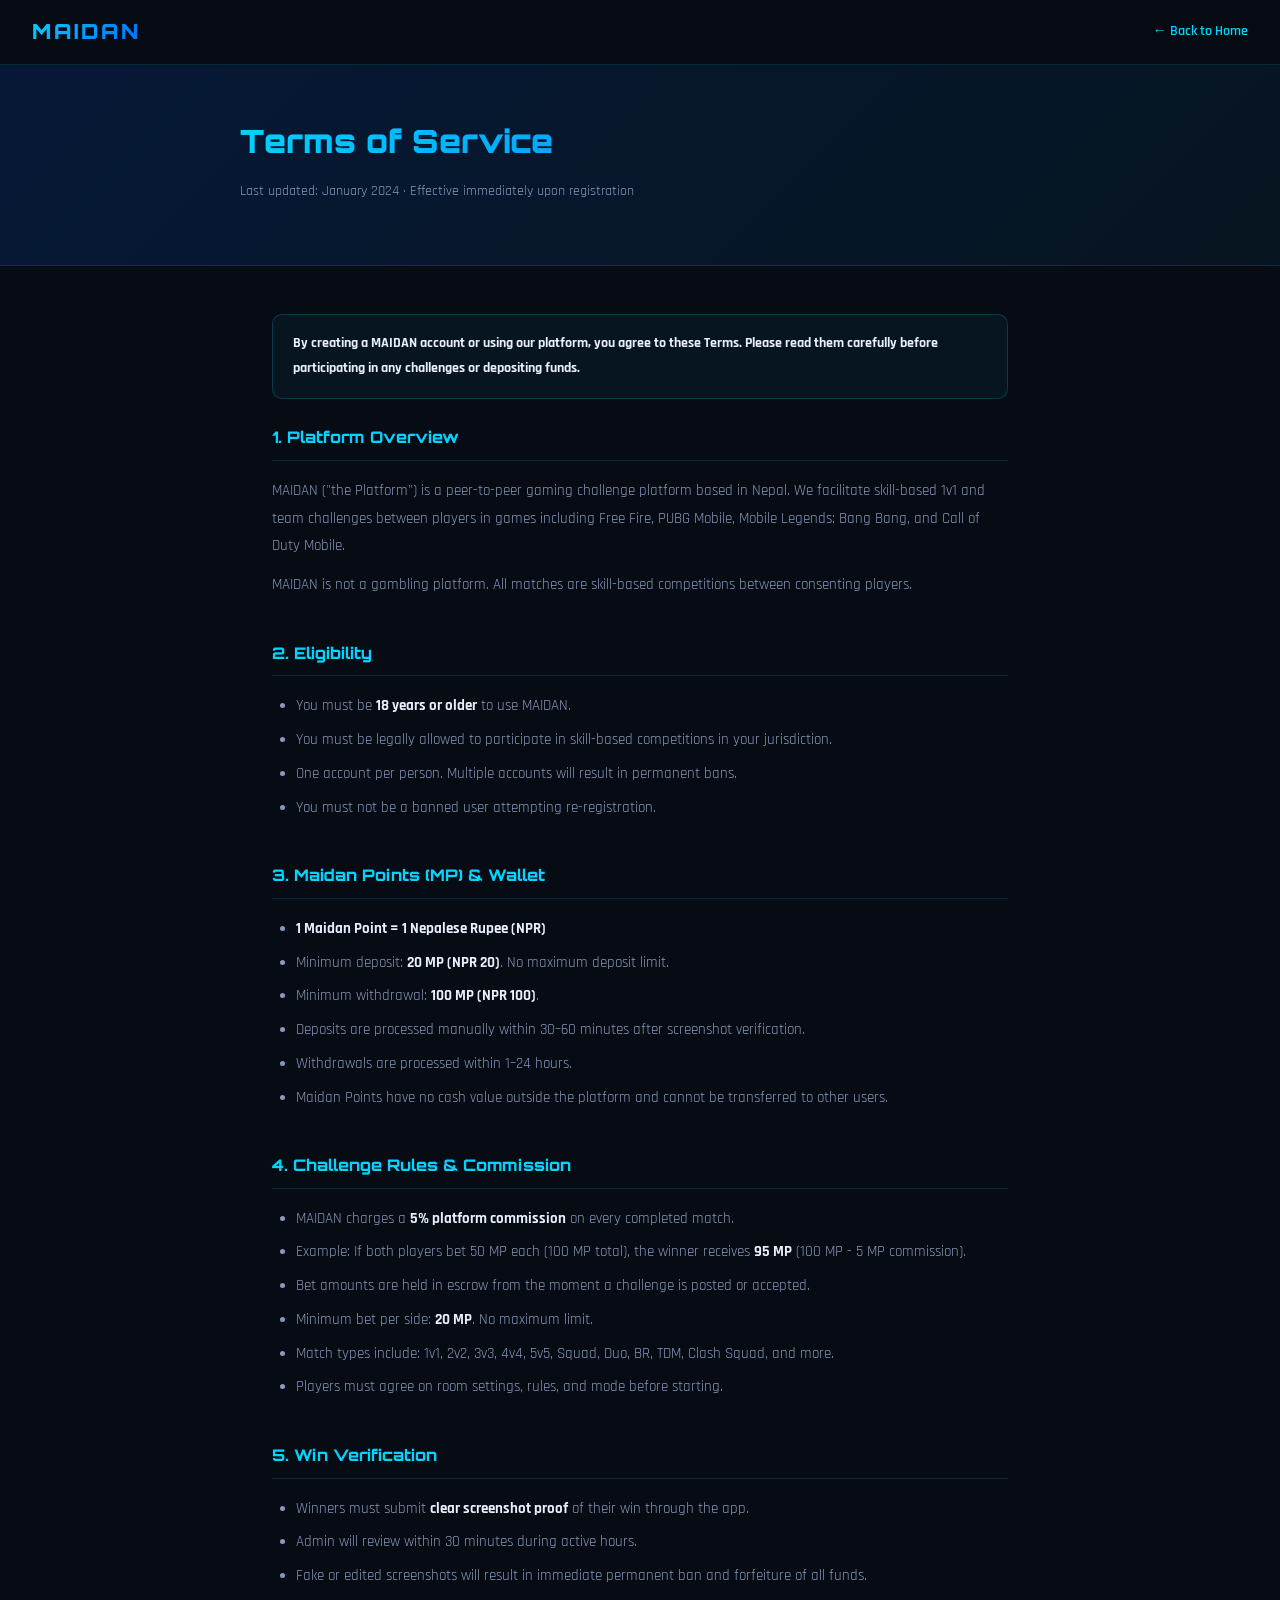
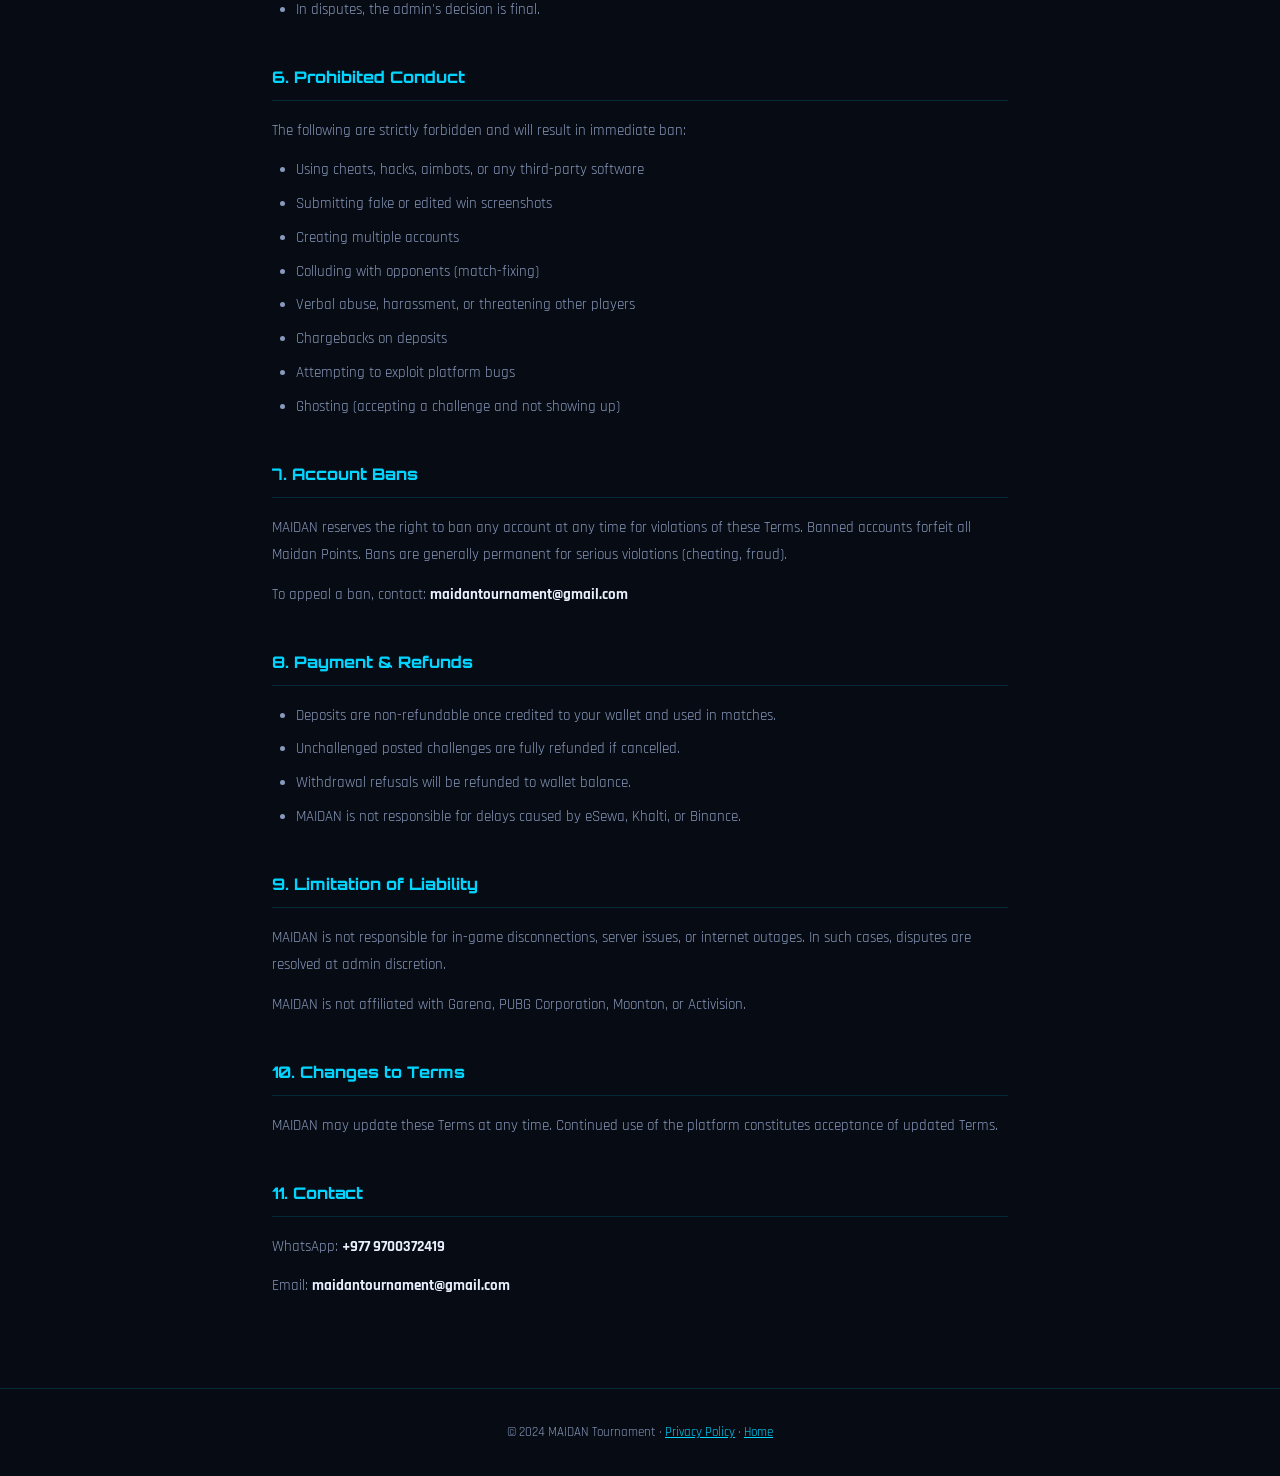
<file: terms.html>
<!DOCTYPE html>
<html lang="en">
<head>
  <meta charset="UTF-8"/>
  <meta name="viewport" content="width=device-width, initial-scale=1.0"/>
  <title>Terms of Service – MAIDAN</title>
  <link href="https://fonts.googleapis.com/css2?family=Orbitron:wght@400;800&family=Rajdhani:wght@400;500;600&display=swap" rel="stylesheet"/>
  <style>
    :root{--bg:#070b14;--bg2:#0d1526;--card:#111c35;--blue:#00d4ff;--blue2:#0066ff;--text:#e8f0fe;--muted:#8899bb;--border:rgba(0,212,255,0.15);--grad:linear-gradient(135deg,#00d4ff,#0066ff);}
    *{margin:0;padding:0;box-sizing:border-box;}
    body{font-family:'Rajdhani',sans-serif;background:var(--bg);color:var(--text);min-height:100vh;line-height:1.8;}
    ::-webkit-scrollbar{width:5px;} ::-webkit-scrollbar-thumb{background:var(--blue2);border-radius:3px;}
    nav{background:rgba(7,11,20,0.95);border-bottom:1px solid var(--border);padding:0 2rem;height:65px;display:flex;align-items:center;position:sticky;top:0;z-index:50;backdrop-filter:blur(20px);}
    .nav-logo{font-family:'Orbitron',sans-serif;font-size:1.3rem;font-weight:900;background:var(--grad);-webkit-background-clip:text;-webkit-text-fill-color:transparent;text-decoration:none;letter-spacing:3px;}
    .nav-back{margin-left:auto;color:var(--blue);text-decoration:none;font-size:0.9rem;font-weight:600;}
    .nav-back:hover{text-decoration:underline;}
    .hero{background:linear-gradient(135deg,rgba(0,102,255,0.15),rgba(0,212,255,0.05));border-bottom:1px solid var(--border);padding:3rem 2rem;}
    .hero-inner{max-width:800px;margin:0 auto;}
    .hero h1{font-family:'Orbitron',sans-serif;font-size:2rem;font-weight:900;background:var(--grad);-webkit-background-clip:text;-webkit-text-fill-color:transparent;margin-bottom:0.5rem;}
    .hero p{color:var(--muted);font-size:0.9rem;}
    .content{max-width:800px;margin:0 auto;padding:3rem 2rem;}
    .section{margin-bottom:2.5rem;}
    h2{font-family:'Orbitron',sans-serif;font-size:1rem;font-weight:800;color:var(--blue);margin-bottom:1rem;padding-bottom:0.5rem;border-bottom:1px solid var(--border);}
    p{color:var(--muted);margin-bottom:0.75rem;font-size:0.95rem;}
    ul{color:var(--muted);padding-left:1.5rem;margin-bottom:0.75rem;font-size:0.95rem;}
    li{margin-bottom:0.4rem;}
    strong{color:var(--text);}
    .highlight{background:rgba(0,212,255,0.05);border:1px solid rgba(0,212,255,0.2);border-radius:10px;padding:1rem 1.25rem;margin-bottom:1.5rem;}
    .highlight p{margin:0;font-size:0.9rem;}
    footer{text-align:center;padding:2rem;color:var(--muted);font-size:0.8rem;border-top:1px solid var(--border);}
    footer a{color:var(--blue);}
  </style>
</head>
<body>
<nav>
  <a href="/" class="nav-logo">MAIDAN</a>
  <a href="/" class="nav-back">← Back to Home</a>
</nav>
<div class="hero">
  <div class="hero-inner">
    <h1>Terms of Service</h1>
    <p>Last updated: January 2024 · Effective immediately upon registration</p>
  </div>
</div>
<div class="content">

  <div class="highlight">
    <p><strong>By creating a MAIDAN account or using our platform, you agree to these Terms. Please read them carefully before participating in any challenges or depositing funds.</strong></p>
  </div>

  <div class="section">
    <h2>1. Platform Overview</h2>
    <p>MAIDAN ("the Platform") is a peer-to-peer gaming challenge platform based in Nepal. We facilitate skill-based 1v1 and team challenges between players in games including Free Fire, PUBG Mobile, Mobile Legends: Bang Bang, and Call of Duty Mobile.</p>
    <p>MAIDAN is not a gambling platform. All matches are skill-based competitions between consenting players.</p>
  </div>

  <div class="section">
    <h2>2. Eligibility</h2>
    <ul>
      <li>You must be <strong>18 years or older</strong> to use MAIDAN.</li>
      <li>You must be legally allowed to participate in skill-based competitions in your jurisdiction.</li>
      <li>One account per person. Multiple accounts will result in permanent bans.</li>
      <li>You must not be a banned user attempting re-registration.</li>
    </ul>
  </div>

  <div class="section">
    <h2>3. Maidan Points (MP) & Wallet</h2>
    <ul>
      <li><strong>1 Maidan Point = 1 Nepalese Rupee (NPR)</strong></li>
      <li>Minimum deposit: <strong>20 MP (NPR 20)</strong>. No maximum deposit limit.</li>
      <li>Minimum withdrawal: <strong>100 MP (NPR 100)</strong>.</li>
      <li>Deposits are processed manually within 30–60 minutes after screenshot verification.</li>
      <li>Withdrawals are processed within 1–24 hours.</li>
      <li>Maidan Points have no cash value outside the platform and cannot be transferred to other users.</li>
    </ul>
  </div>

  <div class="section">
    <h2>4. Challenge Rules & Commission</h2>
    <ul>
      <li>MAIDAN charges a <strong>5% platform commission</strong> on every completed match.</li>
      <li>Example: If both players bet 50 MP each (100 MP total), the winner receives <strong>95 MP</strong> (100 MP - 5 MP commission).</li>
      <li>Bet amounts are held in escrow from the moment a challenge is posted or accepted.</li>
      <li>Minimum bet per side: <strong>20 MP</strong>. No maximum limit.</li>
      <li>Match types include: 1v1, 2v2, 3v3, 4v4, 5v5, Squad, Duo, BR, TDM, Clash Squad, and more.</li>
      <li>Players must agree on room settings, rules, and mode before starting.</li>
    </ul>
  </div>

  <div class="section">
    <h2>5. Win Verification</h2>
    <ul>
      <li>Winners must submit <strong>clear screenshot proof</strong> of their win through the app.</li>
      <li>Admin will review within 30 minutes during active hours.</li>
      <li>Fake or edited screenshots will result in immediate permanent ban and forfeiture of all funds.</li>
      <li>In disputes, the admin's decision is final.</li>
    </ul>
  </div>

  <div class="section">
    <h2>6. Prohibited Conduct</h2>
    <p>The following are strictly forbidden and will result in immediate ban:</p>
    <ul>
      <li>Using cheats, hacks, aimbots, or any third-party software</li>
      <li>Submitting fake or edited win screenshots</li>
      <li>Creating multiple accounts</li>
      <li>Colluding with opponents (match-fixing)</li>
      <li>Verbal abuse, harassment, or threatening other players</li>
      <li>Chargebacks on deposits</li>
      <li>Attempting to exploit platform bugs</li>
      <li>Ghosting (accepting a challenge and not showing up)</li>
    </ul>
  </div>

  <div class="section">
    <h2>7. Account Bans</h2>
    <p>MAIDAN reserves the right to ban any account at any time for violations of these Terms. Banned accounts forfeit all Maidan Points. Bans are generally permanent for serious violations (cheating, fraud).</p>
    <p>To appeal a ban, contact: <strong>maidantournament@gmail.com</strong></p>
  </div>

  <div class="section">
    <h2>8. Payment & Refunds</h2>
    <ul>
      <li>Deposits are non-refundable once credited to your wallet and used in matches.</li>
      <li>Unchallenged posted challenges are fully refunded if cancelled.</li>
      <li>Withdrawal refusals will be refunded to wallet balance.</li>
      <li>MAIDAN is not responsible for delays caused by eSewa, Khalti, or Binance.</li>
    </ul>
  </div>

  <div class="section">
    <h2>9. Limitation of Liability</h2>
    <p>MAIDAN is not responsible for in-game disconnections, server issues, or internet outages. In such cases, disputes are resolved at admin discretion.</p>
    <p>MAIDAN is not affiliated with Garena, PUBG Corporation, Moonton, or Activision.</p>
  </div>

  <div class="section">
    <h2>10. Changes to Terms</h2>
    <p>MAIDAN may update these Terms at any time. Continued use of the platform constitutes acceptance of updated Terms.</p>
  </div>

  <div class="section">
    <h2>11. Contact</h2>
    <p>WhatsApp: <strong>+977 9700372419</strong></p>
    <p>Email: <strong>maidantournament@gmail.com</strong></p>
  </div>

</div>
<footer>
  © 2024 MAIDAN Tournament · <a href="/privacy.html">Privacy Policy</a> · <a href="/">Home</a>
</footer>
</body>
</html>
</file>
